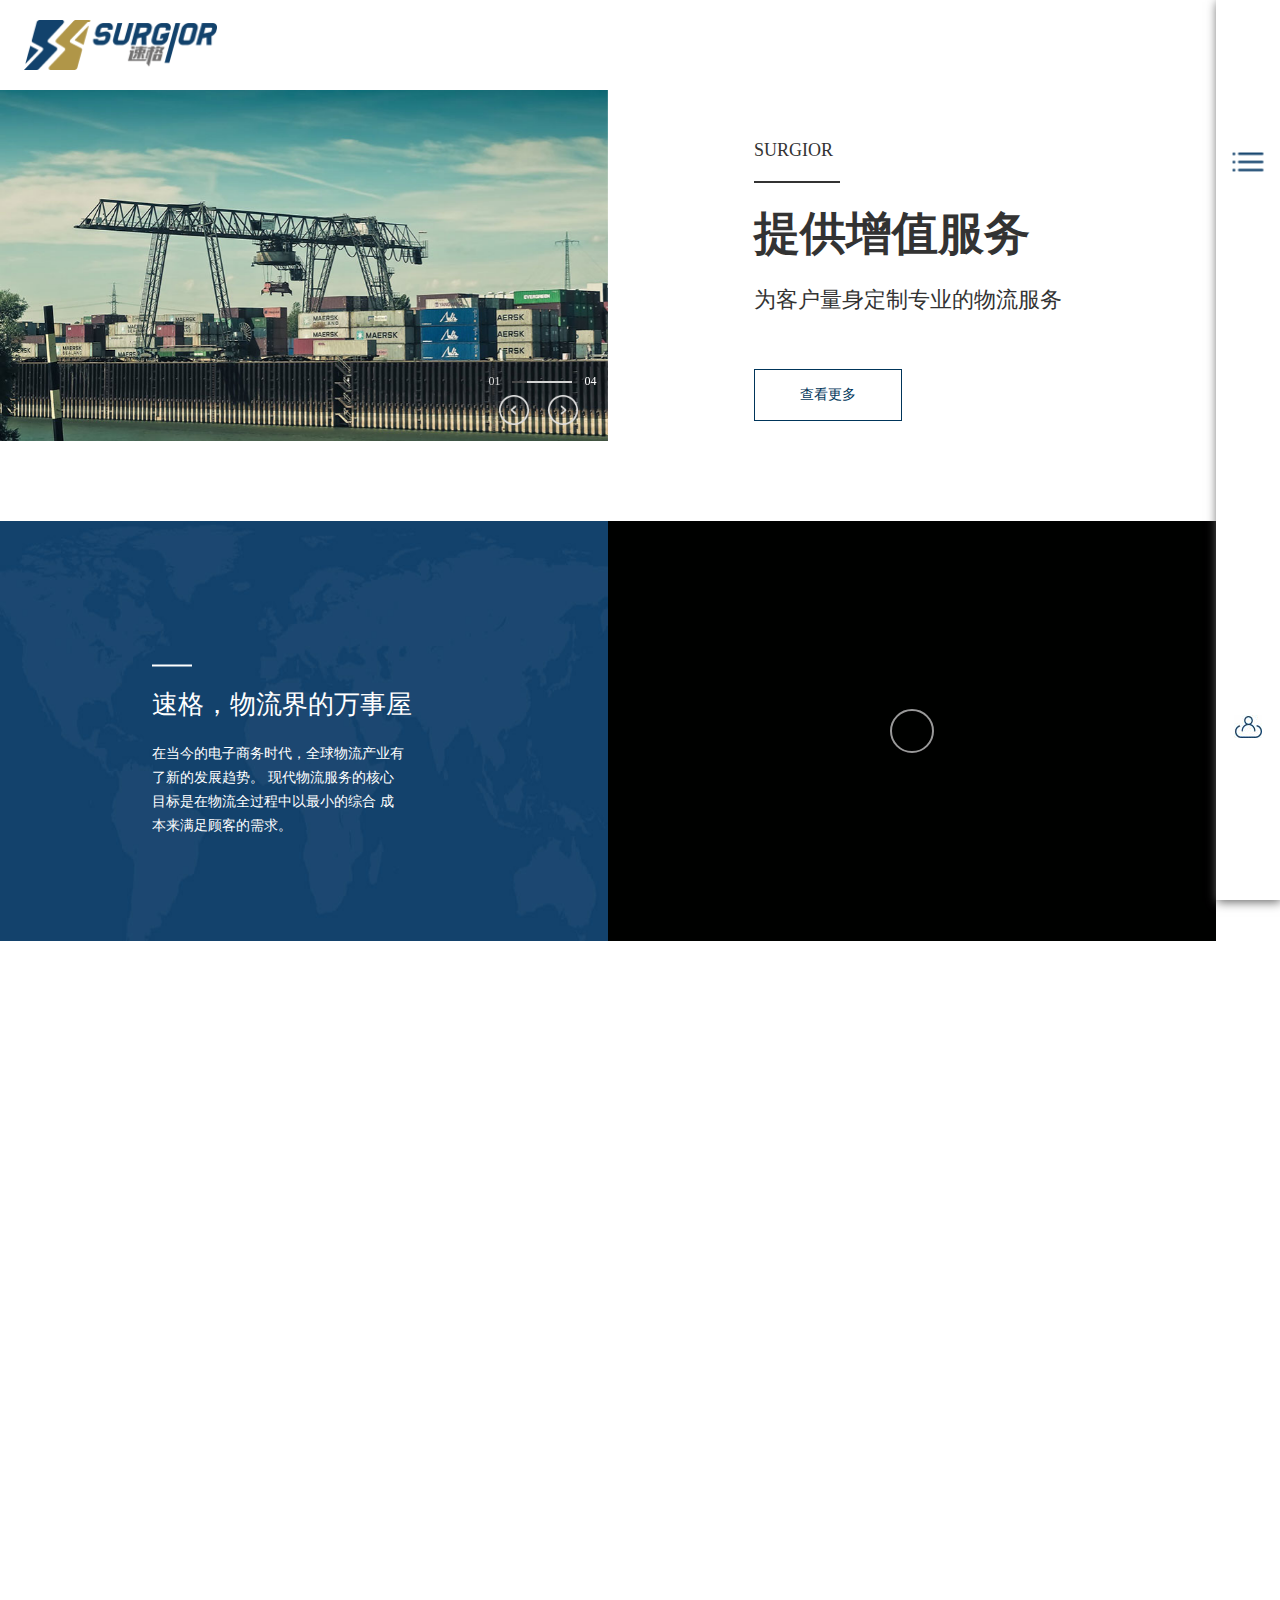
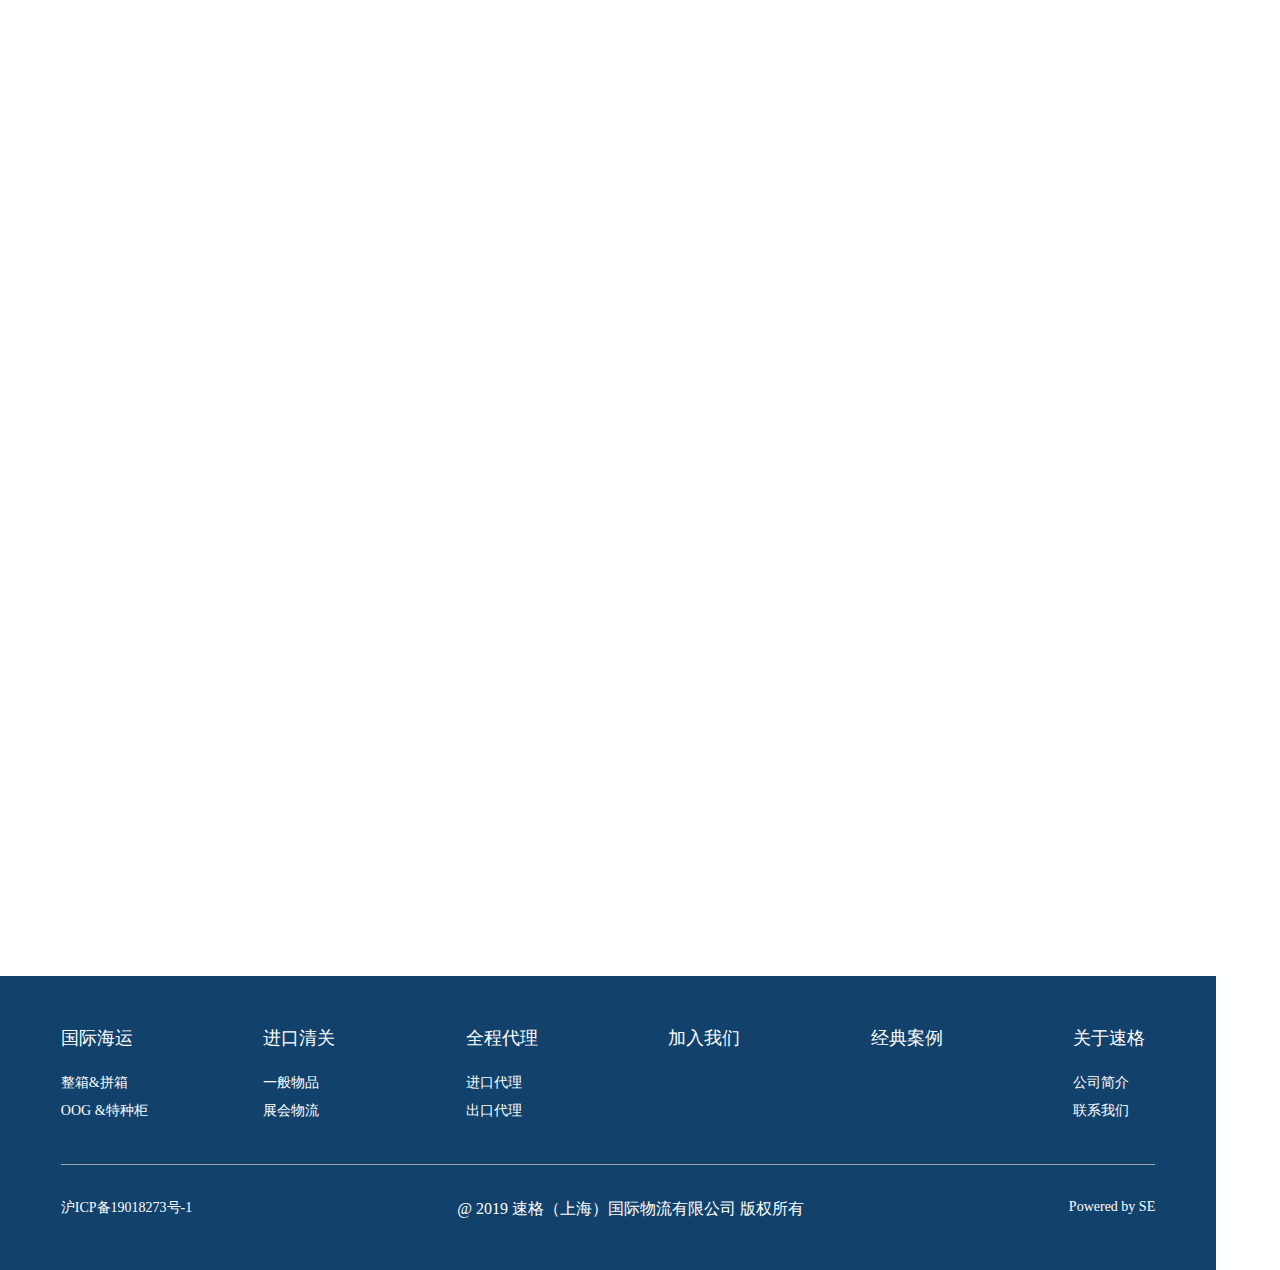
<file: index.html>
<!DOCTYPE html>
<html>

	<head>
		<meta charset="utf-8" />
		<meta name="author" content="ZJH" />
		<meta name="viewport" content="width=device-width, initial-scale=1.0, maximum-scale=1.0, user-scalable=0">
		<link rel="stylesheet" type="text/css" href="css/web.css" />
		<link rel="stylesheet" type="text/css" href="css/suge.css" />
		<link rel="stylesheet" type="text/css" href="css/font-awesome.min.css" />
		<link rel="stylesheet" type="text/css" href="css/swiper.min.css" />
		<link rel="stylesheet" type="text/css" href="css/navga.css" />
		<link rel="stylesheet" type="text/css" href="css/aos.css" />
		<script type="text/javascript" src="js/aos.js"></script>
		<script type="text/javascript" src="js/jquery-2.1.0.js"></script>
		<script type="text/javascript" src="js/navga.js"></script>
		<script type="text/javascript" src="js/swiper.min.js"></script>
		<title></title>

	</head>
	<!--[if lte IE 8]>
	<div class="web-ie2018">
   <dl>
      <h4>上海松一互联网设计官方热线：400 820 3965</h4> 
	  <h3>请升级浏览器版本</h3>
	  <h4>您正在使用旧版本浏览器。请升级浏览器以获得更好的体验。</h4>
	  <dd>
	    <a href="//www.google.com/chrome" target="_blank"><img src="/style/images/web-ie-icon1.jpg"><span>Chrome</span></a>
		<a href="//www.firefox.com/" target="_blank"><img src="/style/images/web-ie-icon2.jpg"><span>Firefox</span></a>
		<a href="//www.apple.com/safari/" target="_blank"><img src="/style/images/web-ie-icon3.jpg"><span>Safari</span></a>
		<a href="//www.microsoft.com/en-us/windows/microsoft-edge" target="_blank"><img src="/style/images/web-ie-icon4.jpg"><span>Edge</span></a>
	  </dd>
   </dl>
</div>

<![endif]-->

	<body class="clearfix drawer drawer--right">
		<div class="r-box">

			<div class="r-nav">
				<span class="cai"><img src="images/navs_03.png"/></span>
				<span class="tuichu1"><img src="images/tuichu_03.png"/></span>
			</div>

			<a class="user" href="###"><span><img src="images/index_10.jpg"/></span></a>
			<span class="tuichu2"><img src="images/tuichu_03.png"/></span>
		</div>

		<div class="l-box">
	
			<a href="index.html" class="top">
				<img src="images/icon_03.png" />
			</a>

			<!--nav导航页-->					
			<div class="nav clearfix">
				<div class="lef"></div>
				<div class="rig">
					<a class="in-logo" href="index.html"><img src="images/inlogo_03.png"/></a>
					<a class="in-sear" href="###"><img src="images/sear_03.png"/></a>
					<ul>
						<li>
							<a class="in-tit" href="###s">国际海运</a>
							
							<div class="in-txt">
								<a href="zhengxiang.html">整箱 & 拼箱</a>
								<a href="tezhong.html">OOG & 特种柜</a>
							</div>
						</li>
						<li>
							<a class="in-tit" href="###s">进口清关</a>
							
							<div class="in-txt">
								<a href="###">一般物品</a>
								<a href="###">展会物流</a>								
							</div>
						</li>
						<li>
							<a class="in-tit" href="###s">全程代理</a>
							
							<div class="in-txt">
								<a href="jinkou.html">进口代理</a>
								<a href="chukou.html">出口代理</a>
							</div>
						</li>
						<li>
							<a class="in-tit" href="jionus.html">加入我们</a>
						</li>
						<li>
							<a class="in-tit" href="allcase.html">经典案例</a>
						</li>
						<li>
							<a class="in-tit" href="###s">关于速格</a>
							
							<div class="in-txt">
								<a href="about.html">公司简介 </a>
								<a href="callus.html">联系我们</a>
							</div>
						</li>						
					</ul>
					
					<a class="in-login" href="###">Login <span><img src="images/logicon_03.png"/></span></a>
					<a class="in-other" href="###">您想用其他帐户登录，还是忘记了密码？</a>
				</div>
					
			</div>
					
			<!--nav登录页-->
			<div class="login">
				<a class="inlogo" href="###"><img src="images/inlogo_03.png" /></a>
				<form>
					<h4><span><img src="images/user-icon_03.png"/></span>用户登录</h4>
					<div class="username">
						<span>账号 : </span>
						<input type="text" value="" />
					</div>
					<div class="password">
						<span>密码 : </span>
						<input type="password" value="" />
					</div>
					<button>登录</button>
				</form>
				<a class="gw" href="###">www.surgior.com</a>
			</div>

			<script>
				$(".user").click(function(){
					$(".login").animate({left:0},300);
					$(this).hide().next(".tuichu2").show();
					$(".r-nav").hide();
				})
				
				$(".tuichu2").click(function(){
					$(".login").animate({left:'100%'},300);
					$(this).hide().prev(".user").show();
					$(".r-nav").show();
				})
				
				$(".cai").click(function(){
					$(".nav").animate({left:0},300);
					$(this).hide().next(".tuichu1").show();
					$(".user").hide();
				})
				$(".tuichu1").click(function(){
					$(".nav").animate({left:'100%'},300);
					$(this).hide().prev(".cai").show();
					$(".user").show();
				})
			</script>

			<!--top-->

			<div class="floor1 clearfix" aos="fade-left">
				<div class="f1-lef">
					<div class="swiper-container swiperx">
						<div class="swiper-wrapper">
							<div class="swiper-slide"><img src="images/ban2_02.jpg" /></div>
							<div class="swiper-slide"><img src="images/index_06.jpg" /></div>
							<div class="swiper-slide"><img src="images/ban2_02.jpg" /></div>
							<div class="swiper-slide"><img src="images/index_06.jpg" /></div>

						</div>

						<!-- Add Pagination -->

						<!-- 如果需要导航按钮 -->
						<div class="swiper-button-prev">
							<img src="images/sad3.png" />
						</div>
						<div class="swiper-button-next">
							<img src="images/sad_03.png" />
						</div>
						<div class="swiper-pagination"></div>
					</div>

				</div>
				<div class="f1-rig">
					<h5>SURGIOR</h5>
					<p class="line"></p>
					<h3>提供增值服务</h3>
					<h4>为客户量身定制专业的物流服务</h4>
					<a href="zengzhi.html">查看更多</a>
				</div>

				<script>
					var swiper = new Swiper('.swiperx', {
						loop: true,
						effect: 'fade',
						slidesPerView: 1,
						spaceBetween: 10,
						navigation: {
							nextEl: '.swiper-button-next',
							prevEl: '.swiper-button-prev',
						},

						on: {

							init: function() {
								numList = '<ul>';
								for(p = 1; p <= (this.slides.length); p++) {
									numList += '<li>' + 0 + p + '</li>';
								}
								numList += '</ul>';
								this.$el.find('.swiper-pagination').html(numList + '<i><font></font></i>0<span class="total">' + (this.slides.length - 2) + '</span>');
								//paginationRender会每次更新dom，无法产生动画效果,所以使用html()生成pagination
								this.emit('transitionStart');
							},
							transitionStart: function() {
								realIndex = this.realIndex;
								speed = this.params.speed;
								bullets = this.$el.find('.swiper-pagination li');
								lines = this.$el.find('.swiper-pagination i font');
								sldieLength = bullets.length;
								for(i = 0; i < sldieLength; i++) {
									if((i - realIndex) > Math.floor(sldieLength / 2)) {
										difference = i - sldieLength - realIndex;
									} else if((i - realIndex) < -Math.floor(sldieLength / 2)) {
										difference = i + sldieLength - realIndex;
									} else {
										difference = i - realIndex;
									}
									var th = this.realIndex + 1
									var leng = th * 15
									bullets.eq(i).transition(speed);
									lines.css('width', leng + "px")
									console.log(leng)
									bullets.eq(i).css({
										opacity: 0
									})
									bullets.eq(i).css('opacity', 1 - Math.abs(difference));
								}
							}
						}
					});
				</script>
			</div>

			<div class="floor2 clearfix" aos="fade-left">
				<div class="f2-lef">
					<img src="images/bj_06.jpg" />
					<div class="txt">
						<p class="line"></p>
						<h5>速格，物流界的万事屋</h5>
						<p>
							在当今的电子商务时代，全球物流产业有了新的发展趋势。 现代物流服务的核心目标是在物流全过程中以最小的综合 成本来满足顾客的需求。
						</p>
					</div>
				</div>
				<div class="f2-rig">
					<link rel="stylesheet" type="text/css" href="css/plyr.css" />
					<script type="text/javascript" src="js/plyr.js"></script>
					<div class="m">
						<video loop="loop" poster="">
							<!--播放器-->
							<source src="images/sp.mp4" type="video/mp4">
							<!--视频地址-->
						</video>
					</div>
					<script>
						/*****启动******/
						plyr.setup();
					</script>

				</div>
			</div>

			<div class="floor3" aos="fade-left">
				<h5>项目服务</h5>
				<p class="line"></p>
				<ul class="clearfix">
					<li class="no1">
						<a href="jinkou.html">
							<p class="iconbox"></p>
							<h5>进口代理</h5>
							<p class="li-line"></p>
							<p>
								代理进口, 包括：进口付汇；进口办证等相关服务。 进口代开信用证, 接受TT、D/P等其他结算方式。代 理、代办进料加工……
							</p>
						</a>
					</li>
					<li class="no2">
						<a href="chukou.html">
							<p class="iconbox"></p>
							<h5>出口代理</h5>
							<p class="li-line"></p>
							<p>
								代理出口，包括：出口收汇；出口办证等相关服务。 出口代收信用证，接受TT、L/P等其他结算方式。代 理客户办理出口核……
							</p>
						</a>
					</li>
					<li class="no3">
						<a href="###">
							<p class="iconbox"></p>
							<h5>证件办理</h5>
							<p class="li-line"></p>
							<p>
								进口配额、自动进口许可证、重要工业品登记证明 、机电产品进口登记证明、进出口商检证明、进口 食品检验检疫证明……
							</p>
						</a>
					</li>
					<li class="no4">
						<a href="###">
							<p class="iconbox"></p>
							<h5>文件下载</h5>
							<p class="li-line"></p>
							<p>
								各类产品进口、办理进口证明可许可证件、审 核制作进口单据代理进口、进口付汇等相关服 务代理……
							</p>
						</a>
					</li>
				</ul>
			</div>

			<div class="floor4 clearfix" aos="fade-left">
				<h5>新闻资讯</h5>
				<p class="line"></p>

				<a href="###" class="f4-lef">
					<img class="bg" src="images/bj2_02.jpg" />

					<p>NEWS <span><img src="images/rigicon_03.png"/></span></p>

				</a>

				<div class="f4-rig">
					<ul>
						<li>
							<a href="###">
								<span>2019.5.31</span> 中国西部现代物流港物流信息公共平台旨在为用户提效……
							</a>
						</li>
						<li>
							<a href="###">
								<span>2019.5.30</span> 物流资讯、最新资讯、国际海运、国际贸易、跨境电商……
							</a>
						</li>
						<li>
							<a href="###">
								<span>2019.5.30</span> 为了帮助大家更好的了解北京地区仓储市场情况，物流……
							</a>
						</li>
						<li>
							<a href="###">
								<span>2019.5.31</span> 近日,国家发展改革委、中国与物流采购联合会发布了有……
							</a>
						</li>
						<li>
							<a href="###">
								<span>2019.5.31</span> 中国西部现代物流港物流信息公共平台旨在为用户提效……
							</a>
						</li>
					</ul>

					<a class="more" href="###">查看更多</a>
				</div>

			</div>

			<div class="floor5" aos="fade-left">
				<h5>出口案例</h5>
				<p class="line"></p>

				<div class="f5-case">
					<div class="swiper-container swipery">
						<div class="swiper-wrapper">
							<div class="swiper-slide">
								<ul class="clearfix">
									<li>
										<a href="###"><img src="images/case_02.jpg" /></a>
										<p>板材出口代理</p>
									</li>
									<li>
										<a href="###"><img src="images/case_04.jpg" /></a>
										<p>大豆粉末出口代理</p>
									</li>
									<li>
										<a href="###"><img src="images/case_06.jpg" /></a>
										<p>搅拌机出口代理</p>
									</li>
									<li>
										<a href="###"><img src="images/case_08.jpg" /></a>
										<p>机械出口代理</p>
									</li>
								</ul>
							</div>
							<div class="swiper-slide">
								<ul class="clearfix">
									<li>
										<a href="###"><img src="images/case_02.jpg" /></a>
										<p>板材出口代理</p>
									</li>
									<li>
										<a href="###"><img src="images/case_04.jpg" /></a>
										<p>大豆粉末出口代理</p>
									</li>
									<li>
										<a href="###"><img src="images/case_06.jpg" /></a>
										<p>搅拌机出口代理</p>
									</li>
									<li>
										<a href="###"><img src="images/case_08.jpg" /></a>
										<p>机械出口代理</p>
									</li>
								</ul>
							</div>
						</div>

						<div class="swiper-button-next"><img src="images/totop_03.png" /></div>
						<div class="swiper-button-prev"><img src="images/todown_03.png" /></div>

					</div>
					<script>
						var swiper = new Swiper('.swipery', {
							direction: 'vertical',
							loopFillGroupWithBlank: false,
							navigation: {
								nextEl: '.swiper-button-next',
								prevEl: '.swiper-button-prev',
							},
						});
					</script>

				</div>

				<a class="more" href="allcase.html">查看更多</a>
			</div>

				<!--footer-->
			<div class="footer">
				<div class="ft-box clearfix">
					<ul class="clearfix">
						<li>

							<h5><a href="###">国际海运</a></h5>
							<a href="zhengxiang.html">整箱&拼箱</a>
							<a href="tezhong.html">OOG &特种柜</a>
						</li>
						<li>

							<h5><a href="###">进口清关</a></h5>
							<a href="###">一般物品</a>
							<a href="###">展会物流</a>
						</li>
						<li>

							<h5><a href="###">全程代理</a></h5>
							<a href="jinkou.html">进口代理</a>
							<a href="chukou.html">出口代理</a>

						</li>
						<li>
							<h5><a href="jionus.html">加入我们</a></h5>
						</li>
						<li>

							<h5><a href="allcase.html">经典案例</a></h5>
						</li>
						<li>
							<h5><a href="###">关于速格</a></h5>
							<a href="about.html">公司简介 </a>
							<a href="callus.html">联系我们</a>
						</li>
					</ul>

					<div class="ft-down">
						<a class="a-left" href="http://www.beian.miit.gov.cn">沪ICP备19018273号-1</a>
						<p class="copyright">@ 2019 速格（上海）国际物流有限公司 版权所有</p>
						<a class="a-rigt" href="http://www.songyi.net/">Powered by SE</a>
					</div>
				</div>
			</div>
		</div>
		<script>
			AOS.init({
				duration: 1000,
				easing: 'ease-out-expo',
				once: true,
				/**只运行一次**/
				disable: window.innerWidth < 1024 /**小于1024像素则不执行动画**/
			})
		</script>
	</body>

</html>
</file>
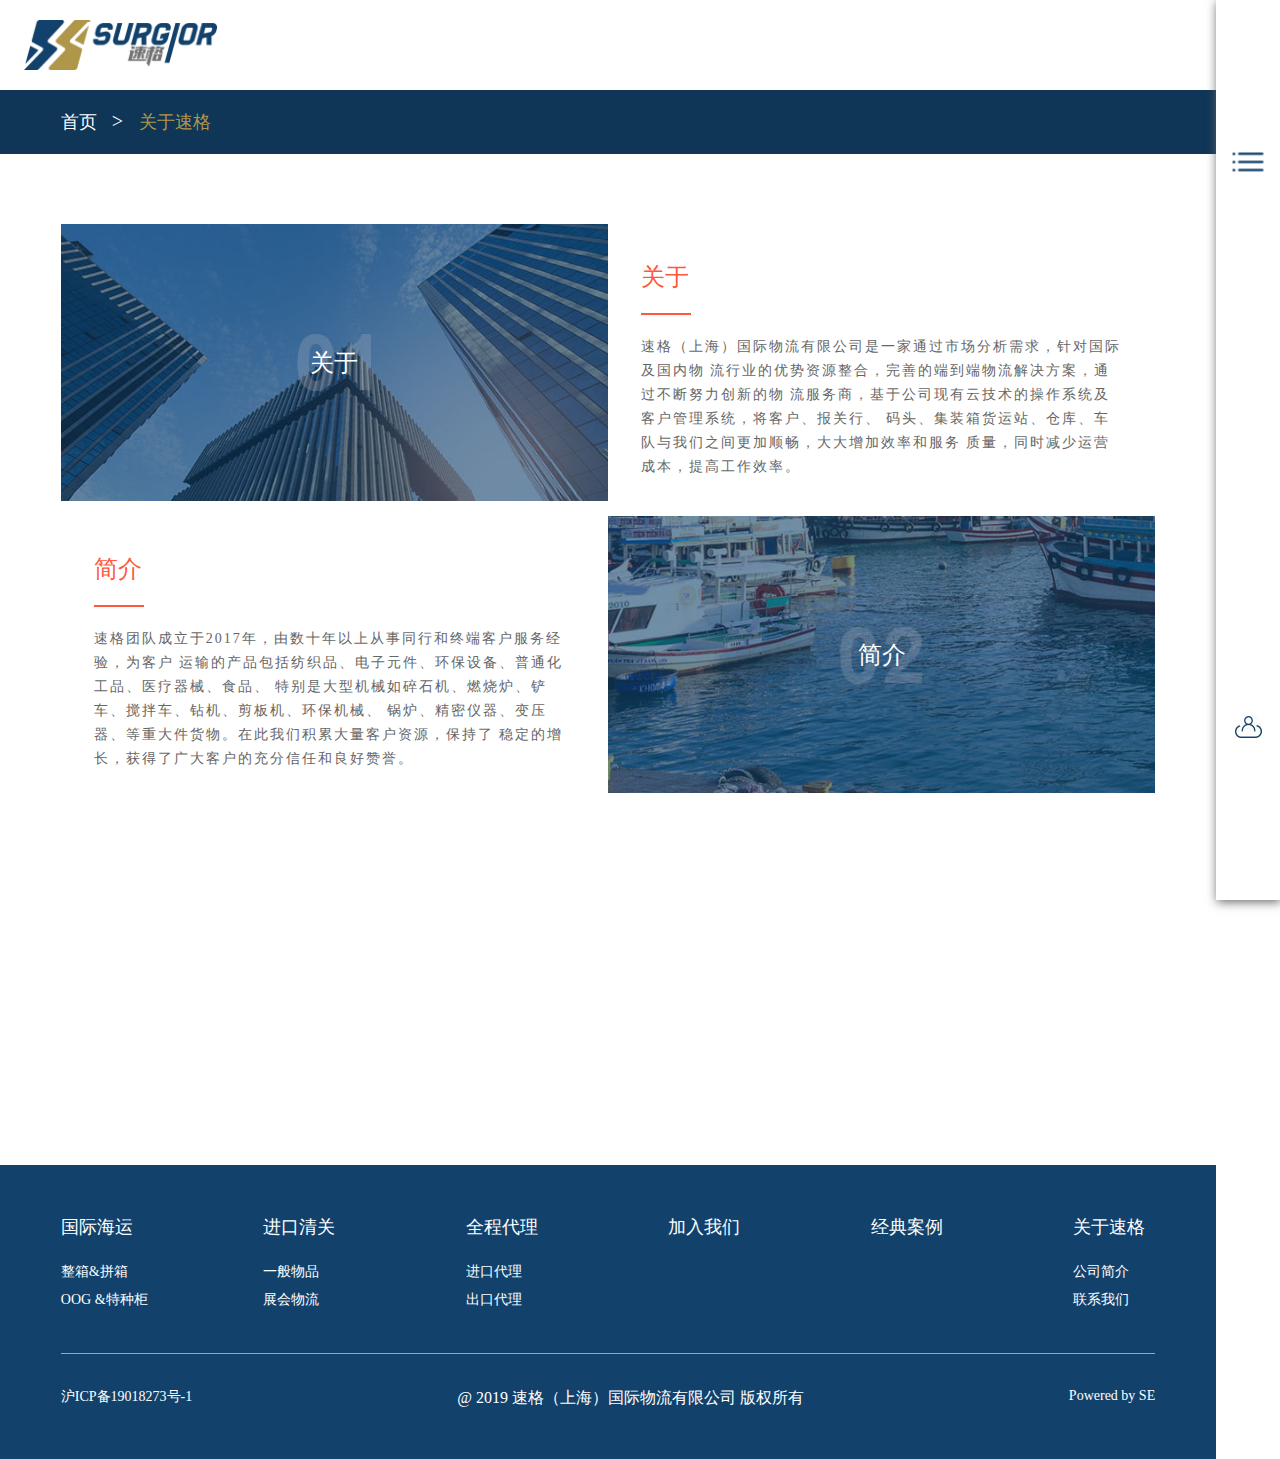
<file: about.html>
<!DOCTYPE html>
<html>

	<head>
		<meta charset="utf-8" />
		<meta name="author" content="ZJH" />
		<meta name="viewport" content="width=device-width, initial-scale=1.0, maximum-scale=1.0, user-scalable=0">
		<link rel="stylesheet" type="text/css" href="css/web.css" />
		<link rel="stylesheet" type="text/css" href="css/suge.css" />
		<link rel="stylesheet" type="text/css" href="css/font-awesome.min.css" />
		<link rel="stylesheet" type="text/css" href="css/swiper.min.css" />
		<link rel="stylesheet" type="text/css" href="css/navga.css" />
		<link rel="stylesheet" type="text/css" href="css/aos.css" />
		<script type="text/javascript" src="js/aos.js"></script>
		<script type="text/javascript" src="js/jquery-2.1.0.js"></script>
		<script type="text/javascript" src="js/navga.js"></script>
		<script type="text/javascript" src="js/swiper.min.js"></script>
		<title></title>

	</head>
	<!--[if lte IE 8]>
	<div class="web-ie2018">
   <dl>
      <h4>上海松一互联网设计官方热线：400 820 3965</h4> 
	  <h3>请升级浏览器版本</h3>
	  <h4>您正在使用旧版本浏览器。请升级浏览器以获得更好的体验。</h4>
	  <dd>
	    <a href="//www.google.com/chrome" target="_blank"><img src="/style/images/web-ie-icon1.jpg"><span>Chrome</span></a>
		<a href="//www.firefox.com/" target="_blank"><img src="/style/images/web-ie-icon2.jpg"><span>Firefox</span></a>
		<a href="//www.apple.com/safari/" target="_blank"><img src="/style/images/web-ie-icon3.jpg"><span>Safari</span></a>
		<a href="//www.microsoft.com/en-us/windows/microsoft-edge" target="_blank"><img src="/style/images/web-ie-icon4.jpg"><span>Edge</span></a>
	  </dd>
   </dl>
</div>

<![endif]-->

	<body class="clearfix drawer drawer--right">
		<div class="r-box">

			<div class="r-nav">
				<span class="cai"><img src="images/navs_03.png"/></span>
				<span class="tuichu1"><img src="images/tuichu_03.png"/></span>
			</div>

			<a class="user" href="###"><span><img src="images/index_10.jpg"/></span></a>
			<span class="tuichu2"><img src="images/tuichu_03.png"/></span>
		</div>

		<div class="l-box">
	
			<a href="index.html" class="top">
				<img src="images/icon_03.png" />
			</a>

			<!--nav导航页-->					
			<div class="nav clearfix">
				<div class="lef"></div>
				<div class="rig">
					<a class="in-logo" href="index.html"><img src="images/inlogo_03.png"/></a>
					<a class="in-sear" href="###"><img src="images/sear_03.png"/></a>
					<ul>
						<li>
							<a class="in-tit" href="###s">国际海运</a>
							
							<div class="in-txt">
								<a href="zhengxiang.html">整箱 & 拼箱</a>
								<a href="tezhong.html">OOG & 特种柜</a>
							</div>
						</li>
						<li>
							<a class="in-tit" href="###s">进口清关</a>
							
							<div class="in-txt">
								<a href="###">一般物品</a>
								<a href="###">展会物流</a>
								
							</div>
						</li>
						<li>
							<a class="in-tit" href="###s">全程代理</a>
							
							<div class="in-txt">
								<a href="jinkou.html">进口代理</a>
								<a href="chukou.html">出口代理</a>
							</div>
						</li>
						<li>
							<a class="in-tit" href="jionus.html">加入我们</a>
						</li>
						<li>
							<a class="in-tit" href="allcase.html">经典案例</a>
						</li>
						<li>
							<a class="in-tit" href="###s">关于速格</a>
							
							<div class="in-txt">
								<a href="about.html">公司简介 </a>
								<a href="callus.html">联系我们</a>
							</div>
						</li>						
					</ul>
					
					<a class="in-login" href="###">Login <span><img src="images/logicon_03.png"/></span></a>
					<a class="in-other" href="###">您想用其他帐户登录，还是忘记了密码？</a>
				</div>
					
			</div>
					
			<!--nav登录页-->
			<div class="login">
				<a class="inlogo" href="###"><img src="images/inlogo_03.png" /></a>
				<form>
					<h4><span><img src="images/user-icon_03.png"/></span>用户登录</h4>
					<div class="username">
						<span>账号 : </span>
						<input type="text" value="" />
					</div>
					<div class="password">
						<span>密码 : </span>
						<input type="password" value="" />
					</div>
					<button>登录</button>
				</form>
				<a class="gw" href="###">www.surgior.com</a>
			</div>

			<script>
				$(".user").click(function(){
					$(".login").animate({left:0},300);
					$(this).hide().next(".tuichu2").show();
					$(".r-nav").hide();
				})
				
				$(".tuichu2").click(function(){
					$(".login").animate({left:'100%'},300);
					$(this).hide().prev(".user").show();
					$(".r-nav").show();
				})
				
				$(".cai").click(function(){
					$(".nav").animate({left:0},300);
					$(this).hide().next(".tuichu1").show();
					$(".user").hide();
				})
				$(".tuichu1").click(function(){
					$(".nav").animate({left:'100%'},300);
					$(this).hide().prev(".cai").show();
					$(".user").show();
				})
			</script>

			<!--top-->

			<div class="bread">
				<div class="b-box">
					<h5>
					<a href="index.html">首页</a>
					<span> > </span>
					<a class="red" href="###">关于速格</a>					
				</h5>
				</div>
			</div>
			

			<div class="ab-cont show">
				<ul>
					<li aos="fade-up" class="no1">
						<a href="###" class="clearfix">
							<div class="lef">
								<img src="images/ab_06.jpg" />
								<p>关于</p>
							</div>

							<div class="rig">
								<h4>关于</h4>
								<p class="line"></p>
								<p>速格（上海）国际物流有限公司是一家通过市场分析需求，针对国际及国内物 流行业的优势资源整合，完善的端到端物流解决方案，通过不断努力创新的物 流服务商，基于公司现有云技术的操作系统及客户管理系统，将客户、报关行、 码头、集装箱货运站、仓库、车队与我们之间更加顺畅，大大增加效率和服务 质量，同时减少运营成本，提高工作效率。
								</p>
							</div>
						</a>
					</li>
					<li aos="fade-up" class="no2">
						<a href="###" class="clearfix">
							<div class="lef">
								<img src="images/ab_09.jpg" />
								<p>简介</p>
							</div>

							<div class="rig">
								<h4>简介</h4>
								<p class="line"></p>
								<p>速格团队成立于2017年，由数十年以上从事同行和终端客户服务经验，为客户 运输的产品包括纺织品、电子元件、环保设备、普通化工品、医疗器械、食品、 特别是大型机械如碎石机、燃烧炉、铲车、搅拌车、钻机、剪板机、环保机械、 锅炉、精密仪器、变压器、等重大件货物。在此我们积累大量客户资源，保持了 稳定的增长，获得了广大客户的充分信任和良好赞誉。
								</p>
							</div>
						</a>
					</li>
					<li aos="fade-up" class="no3">
						<a href="###" class="clearfix">
							<div class="lef">
								<img src="images/ab_11.jpg" />
								<p>团队</p>
							</div>

							<div class="rig">
								<h4>团队</h4>
								<p class="line"></p>
								<p>员工是我们企业的核心。集体的经验、共同的价值观和个人的专业技能， 所有这些汇聚在一起，才使我们得以提供超越预期的行业解决方案。
								</p>
							</div>
						</a>
					</li>
				</ul>
			</div>
			

				<!--footer-->
			<div class="footer">
				<div class="ft-box clearfix">
					<ul class="clearfix">
						<li>

							<h5><a href="###">国际海运</a></h5>
							<a href="zhengxiang.html">整箱&拼箱</a>
							<a href="tezhong.html">OOG &特种柜</a>
						</li>
						<li>

							<h5><a href="###">进口清关</a></h5>
							<a href="###">一般物品</a>
							<a href="###">展会物流</a>
						</li>
						<li>

							<h5><a href="###">全程代理</a></h5>
							<a href="jinkou.html">进口代理</a>
							<a href="chukou.html">出口代理</a>

						</li>
						<li>
							<h5><a href="jionus.html">加入我们</a></h5>
						</li>
						<li>

							<h5><a href="allcase.html">经典案例</a></h5>
						</li>
						<li>
							<h5><a href="###">关于速格</a></h5>
							<a href="about.html">公司简介 </a>
							<a href="callus.html">联系我们</a>
						</li>
					</ul>

					<div class="ft-down">
						<a class="a-left" href="http://www.beian.miit.gov.cn">沪ICP备19018273号-1</a>
						<p class="copyright">@ 2019 速格（上海）国际物流有限公司 版权所有</p>
						<a class="a-rigt" href="http://www.songyi.net/">Powered by SE</a>
					</div>
				</div>
			</div>
		</div>
		<script>
			AOS.init({
				duration: 1000,
				easing: 'ease-out-expo',
				once: true,
				/**只运行一次**/
				disable: window.innerWidth < 1024 /**小于1024像素则不执行动画**/
			})
		</script>
	</body>

</html>
</file>
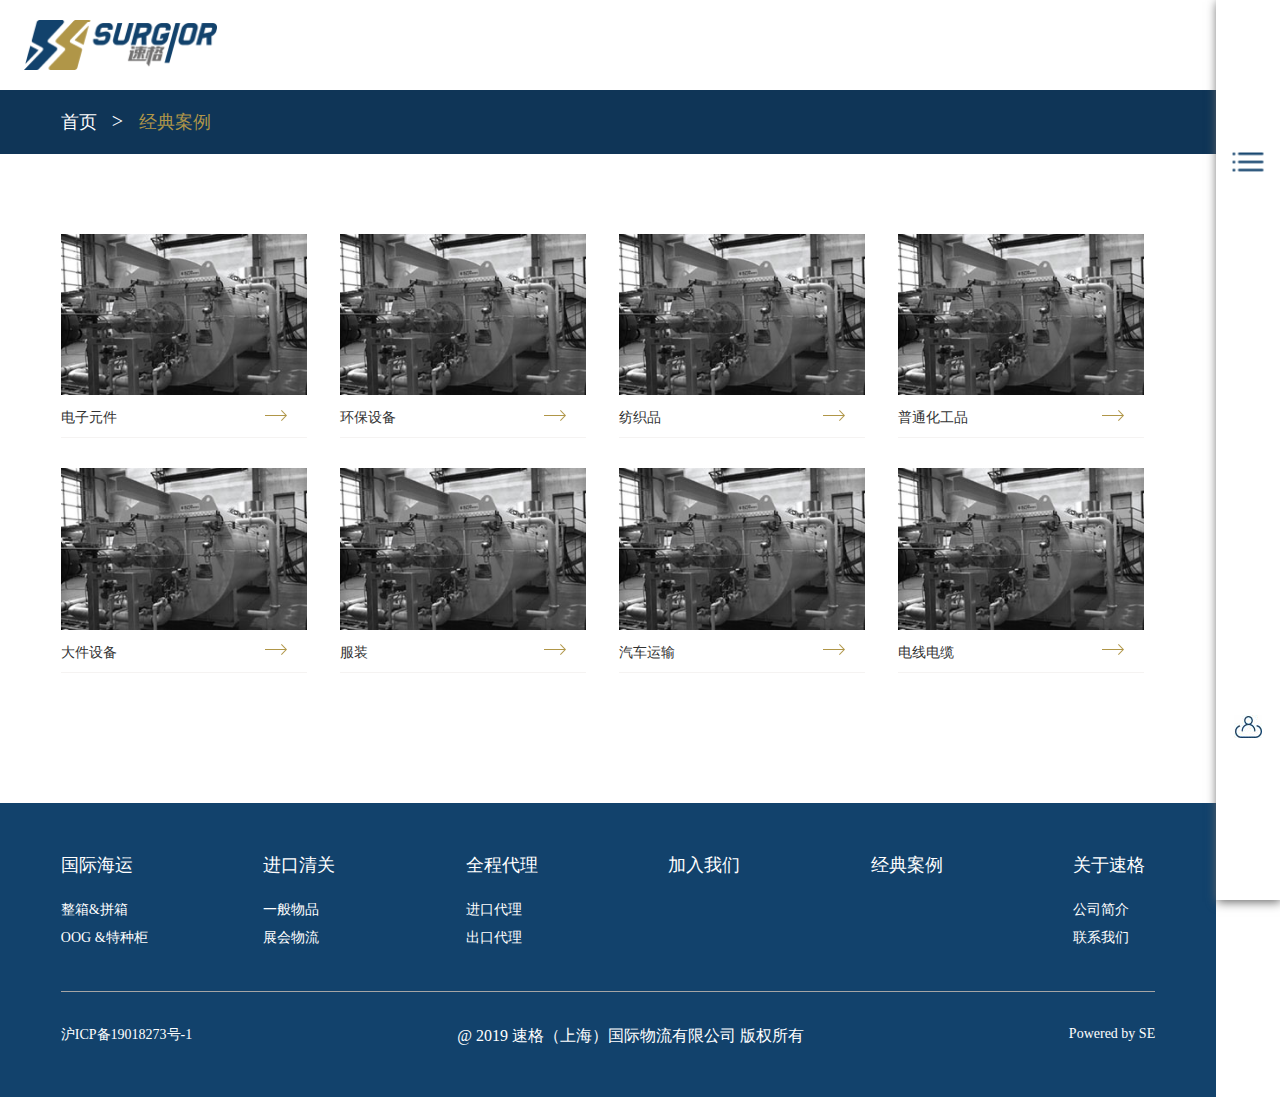
<file: allcase.html>
<!DOCTYPE html>
<html>

	<head>
		<meta charset="utf-8" />
		<meta name="author" content="ZJH" />
		<meta name="viewport" content="width=device-width, initial-scale=1.0, maximum-scale=1.0, user-scalable=0">
		<link rel="stylesheet" type="text/css" href="css/web.css" />
		<link rel="stylesheet" type="text/css" href="css/suge.css" />
		<link rel="stylesheet" type="text/css" href="css/font-awesome.min.css" />
		<link rel="stylesheet" type="text/css" href="css/swiper.min.css" />
		<link rel="stylesheet" type="text/css" href="css/navga.css" />
		<link rel="stylesheet" type="text/css" href="css/aos.css" />
		<script type="text/javascript" src="js/aos.js"></script>
		<script type="text/javascript" src="js/jquery-2.1.0.js"></script>
		<script type="text/javascript" src="js/navga.js"></script>
		<script type="text/javascript" src="js/swiper.min.js"></script>
		<title></title>

	</head>
	<!--[if lte IE 8]>
	<div class="web-ie2018">
   <dl>
      <h4>上海松一互联网设计官方热线：400 820 3965</h4> 
	  <h3>请升级浏览器版本</h3>
	  <h4>您正在使用旧版本浏览器。请升级浏览器以获得更好的体验。</h4>
	  <dd>
	    <a href="//www.google.com/chrome" target="_blank"><img src="/style/images/web-ie-icon1.jpg"><span>Chrome</span></a>
		<a href="//www.firefox.com/" target="_blank"><img src="/style/images/web-ie-icon2.jpg"><span>Firefox</span></a>
		<a href="//www.apple.com/safari/" target="_blank"><img src="/style/images/web-ie-icon3.jpg"><span>Safari</span></a>
		<a href="//www.microsoft.com/en-us/windows/microsoft-edge" target="_blank"><img src="/style/images/web-ie-icon4.jpg"><span>Edge</span></a>
	  </dd>
   </dl>
</div>

<![endif]-->

	<body class="clearfix drawer drawer--right">
		<div class="r-box">

			<div class="r-nav">
				<span class="cai"><img src="images/navs_03.png"/></span>
				<span class="tuichu1"><img src="images/tuichu_03.png"/></span>
			</div>

			<a class="user" href="###"><span><img src="images/index_10.jpg"/></span></a>
			<span class="tuichu2"><img src="images/tuichu_03.png"/></span>
		</div>

		<div class="l-box">
	
			<a href="index.html" class="top">
				<img src="images/icon_03.png" />
			</a>

			<!--nav导航页-->					
			<div class="nav clearfix">
				<div class="lef"></div>
				<div class="rig">
					<a class="in-logo" href="index.html"><img src="images/inlogo_03.png"/></a>
					<a class="in-sear" href="###"><img src="images/sear_03.png"/></a>
					<ul>
						<li>
							<a class="in-tit" href="###s">国际海运</a>
							
							<div class="in-txt">
								<a href="zhengxiang.html">整箱 & 拼箱</a>
								<a href="tezhong.html">OOG & 特种柜</a>
							</div>
						</li>
						<li>
							<a class="in-tit" href="###s">进口清关</a>
							
							<div class="in-txt">
								<a href="###">一般物品</a>
								<a href="###">展会物流</a>
							</div>
						</li>
						<li>
							<a class="in-tit" href="###s">全程代理</a>
							
							<div class="in-txt">
								<a href="jinkou.html">进口代理</a>
								<a href="chukou.html">出口代理</a>
							</div>
						</li>
						<li>
							<a class="in-tit" href="jionus.html">加入我们</a>
						</li>
						<li>
							<a class="in-tit" href="allcase.html">经典案例</a>
						</li>
						<li>
							<a class="in-tit" href="###s">关于速格</a>
							
							<div class="in-txt">
								<a href="about.html">公司简介 </a>
								<a href="callus.html">联系我们</a>
							</div>
						</li>						
					</ul>
					
					<a class="in-login" href="###">Login <span><img src="images/logicon_03.png"/></span></a>
					<a class="in-other" href="###">您想用其他帐户登录，还是忘记了密码？</a>
				</div>
					
			</div>
					
			<!--nav登录页-->
			<div class="login">
				<a class="inlogo" href="###"><img src="images/inlogo_03.png" /></a>
				<form>
					<h4><span><img src="images/user-icon_03.png"/></span>用户登录</h4>
					<div class="username">
						<span>账号 : </span>
						<input type="text" value="" />
					</div>
					<div class="password">
						<span>密码 : </span>
						<input type="password" value="" />
					</div>
					<button>登录</button>
				</form>
				<a class="gw" href="###">www.surgior.com</a>
			</div>

			<script>
				$(".user").click(function(){
					$(".login").animate({left:0},300);
					$(this).hide().next(".tuichu2").show();
					$(".r-nav").hide();
				})
				
				$(".tuichu2").click(function(){
					$(".login").animate({left:'100%'},300);
					$(this).hide().prev(".user").show();
					$(".r-nav").show();
				})
				
				$(".cai").click(function(){
					$(".nav").animate({left:0},300);
					$(this).hide().next(".tuichu1").show();
					$(".user").hide();
				})
				$(".tuichu1").click(function(){
					$(".nav").animate({left:'100%'},300);
					$(this).hide().prev(".cai").show();
					$(".user").show();
				})
			</script>

			<!--top-->
			<div class="bread">
				<div class="b-box">
					<h5>
					<a href="index.html">首页</a>
					<span> > </span>
					<a class="red" href="###">经典案例</a>					
				</h5>
				</div>
			</div>

			<div class="ac-cont">
				<ul class="clearfix" aos="fade-up">
					<li>
						<a href="yuanjian.html">
							<div class="pic"><img src="images/case-_06.jpg" /></div>
							<h5 class="clearfix"><p>电子元件</p><span class="icon-r"></span></h5>
						</a>
					</li>
					<li>
						<a href="###">
							<div class="pic"><img src="images/case-_06.jpg" /></div>
							<h5 class="clearfix"><p>环保设备</p><span class="icon-r"></span></h5>
						</a>
					</li>
					<li>
						<a href="###">
							<div class="pic"><img src="images/case-_06.jpg" /></div>
							<h5 class="clearfix"><p>纺织品</p><span class="icon-r"></span></h5>
						</a>
					</li>
					<li>
						<a href="###">
							<div class="pic"><img src="images/case-_06.jpg" /></div>
							<h5 class="clearfix"><p>普通化工品</p><span class="icon-r"></span></h5>
						</a>
					</li>
					<li>
						<a href="###">
							<div class="pic"><img src="images/case-_06.jpg" /></div>
							<h5 class="clearfix"><p>大件设备</p><span class="icon-r"></span></h5>
						</a>
					</li>
					<li>
						<a href="###">
							<div class="pic"><img src="images/case-_06.jpg" /></div>
							<h5 class="clearfix"><p>服装</p><span class="icon-r"></span></h5>
						</a>
					</li>
					<li>
						<a href="###">
							<div class="pic"><img src="images/case-_06.jpg" /></div>
							<h5 class="clearfix"><p>汽车运输</p><span class="icon-r"></span></h5>
						</a>
					</li>
					<li>
						<a href="###">
							<div class="pic"><img src="images/case-_06.jpg" /></div>
							<h5 class="clearfix"><p>电线电缆</p><span class="icon-r"></span></h5>
						</a>
					</li>
				</ul>

			</div>

			<!--footer-->
			<div class="footer">
				<div class="ft-box clearfix">
					<ul class="clearfix">
						<li>

							<h5><a href="###">国际海运</a></h5>
							<a href="zhengxiang.html">整箱&拼箱</a>
							<a href="tezhong.html">OOG &特种柜</a>
						</li>
						<li>

							<h5><a href="###">进口清关</a></h5>
							<a href="###">一般物品</a>
							<a href="###">展会物流</a>
						</li>
						<li>

							<h5><a href="###">全程代理</a></h5>
							<a href="jinkou.html">进口代理</a>
							<a href="chukou.html">出口代理</a>

						</li>
						<li>
							<h5><a href="jionus.html">加入我们</a></h5>
						</li>
						<li>

							<h5><a href="allcase.html">经典案例</a></h5>
						</li>
						<li>
							<h5><a href="###">关于速格</a></h5>
							<a href="about.html">公司简介 </a>
							<a href="callus.html">联系我们</a>
						</li>
					</ul>

					<div class="ft-down">
						<a class="a-left" href="http://www.beian.miit.gov.cn">沪ICP备19018273号-1</a>
						<p class="copyright">@ 2019 速格（上海）国际物流有限公司 版权所有</p>
						<a class="a-rigt" href="http://www.songyi.net/">Powered by SE</a>
					</div>
				</div>
			</div>
		</div>
		<script>
			AOS.init({
				duration: 1000,
				easing: 'ease-out-expo',
				once: true,
				/**只运行一次**/
				disable: window.innerWidth < 1024 /**小于1024像素则不执行动画**/
			})
		</script>
	</body>

</html>
</file>
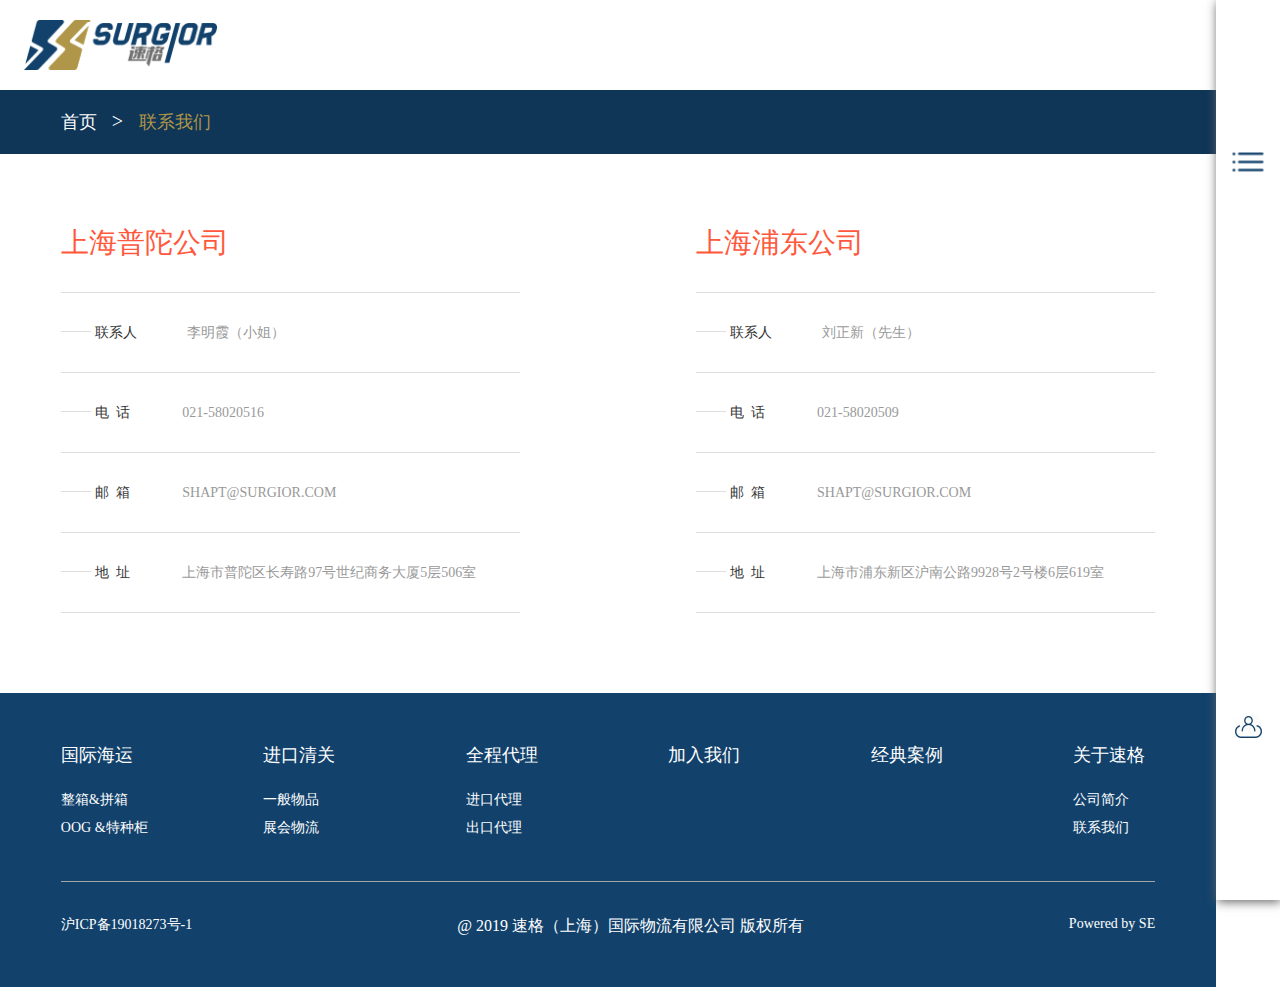
<file: callus.html>
<!DOCTYPE html>
<html>

	<head>
		<meta charset="utf-8" />
		<meta name="author" content="ZJH" />
		<meta name="viewport" content="width=device-width, initial-scale=1.0, maximum-scale=1.0, user-scalable=0">
		<link rel="stylesheet" type="text/css" href="css/web.css" />
		<link rel="stylesheet" type="text/css" href="css/suge.css" />
		<link rel="stylesheet" type="text/css" href="css/font-awesome.min.css" />
		<link rel="stylesheet" type="text/css" href="css/swiper.min.css" />
		<link rel="stylesheet" type="text/css" href="css/navga.css" />
		<link rel="stylesheet" type="text/css" href="css/aos.css" />
		<script type="text/javascript" src="js/aos.js"></script>
		<script type="text/javascript" src="js/jquery-2.1.0.js"></script>
		<script type="text/javascript" src="js/navga.js"></script>
		<script type="text/javascript" src="js/swiper.min.js"></script>
		<title></title>

	</head>
	<!--[if lte IE 8]>
	<div class="web-ie2018">
   <dl>
      <h4>上海松一互联网设计官方热线：400 820 3965</h4> 
	  <h3>请升级浏览器版本</h3>
	  <h4>您正在使用旧版本浏览器。请升级浏览器以获得更好的体验。</h4>
	  <dd>
	    <a href="//www.google.com/chrome" target="_blank"><img src="/style/images/web-ie-icon1.jpg"><span>Chrome</span></a>
		<a href="//www.firefox.com/" target="_blank"><img src="/style/images/web-ie-icon2.jpg"><span>Firefox</span></a>
		<a href="//www.apple.com/safari/" target="_blank"><img src="/style/images/web-ie-icon3.jpg"><span>Safari</span></a>
		<a href="//www.microsoft.com/en-us/windows/microsoft-edge" target="_blank"><img src="/style/images/web-ie-icon4.jpg"><span>Edge</span></a>
	  </dd>
   </dl>
</div>

<![endif]-->

	<body class="clearfix drawer drawer--right">
		<div class="r-box">

			<div class="r-nav">
				<span class="cai"><img src="images/navs_03.png"/></span>
				<span class="tuichu1"><img src="images/tuichu_03.png"/></span>
			</div>

			<a class="user" href="###"><span><img src="images/index_10.jpg"/></span></a>
			<span class="tuichu2"><img src="images/tuichu_03.png"/></span>
		</div>

		<div class="l-box">
	
			<a href="index.html" class="top">
				<img src="images/icon_03.png" />
			</a>

			<!--nav导航页-->					
			<div class="nav clearfix">
				<div class="lef"></div>
				<div class="rig">
					<a class="in-logo" href="index.html"><img src="images/inlogo_03.png"/></a>
					<a class="in-sear" href="###"><img src="images/sear_03.png"/></a>
					<ul>
						<li>
							<a class="in-tit" href="###s">国际海运</a>
							
							<div class="in-txt">
								<a href="zhengxiang.html">整箱 & 拼箱</a>
								<a href="tezhong.html">OOG & 特种柜</a>
							</div>
						</li>
						<li>
							<a class="in-tit" href="###s">进口清关</a>
							
							<div class="in-txt">
							<a href="###">展会物流</a>
								<a href="###">一般物品</a>
								<a href="###">展会物流</a>
							</div>
						</li>
						<li>
							<a class="in-tit" href="###s">全程代理</a>
							
							<div class="in-txt">
								<a href="jinkou.html">进口代理</a>
								<a href="chukou.html">出口代理</a>
							</div>
						</li>
						<li>
							<a class="in-tit" href="jionus.html">加入我们</a>
						</li>
						<li>
							<a class="in-tit" href="allcase.html">经典案例</a>
						</li>
						<li>
							<a class="in-tit" href="###s">关于速格</a>
							
							<div class="in-txt">
								<a href="about.html">公司简介 </a>
								<a href="callus.html">联系我们</a>
							</div>
						</li>						
					</ul>
					
					<a class="in-login" href="###">Login <span><img src="images/logicon_03.png"/></span></a>
					<a class="in-other" href="###">您想用其他帐户登录，还是忘记了密码？</a>
				</div>
					
			</div>
					
			<!--nav登录页-->
			<div class="login">
				<a class="inlogo" href="###"><img src="images/inlogo_03.png" /></a>
				<form>
					<h4><span><img src="images/user-icon_03.png"/></span>用户登录</h4>
					<div class="username">
						<span>账号 : </span>
						<input type="text" value="" />
					</div>
					<div class="password">
						<span>密码 : </span>
						<input type="password" value="" />
					</div>
					<button>登录</button>
				</form>
				<a class="gw" href="###">www.surgior.com</a>
			</div>

			<script>
				$(".user").click(function(){
					$(".login").animate({left:0},300);
					$(this).hide().next(".tuichu2").show();
					$(".r-nav").hide();
				})
				
				$(".tuichu2").click(function(){
					$(".login").animate({left:'100%'},300);
					$(this).hide().prev(".user").show();
					$(".r-nav").show();
				})
				
				$(".cai").click(function(){
					$(".nav").animate({left:0},300);
					$(this).hide().next(".tuichu1").show();
					$(".user").hide();
				})
				$(".tuichu1").click(function(){
					$(".nav").animate({left:'100%'},300);
					$(this).hide().prev(".cai").show();
					$(".user").show();
				})
			</script>

			<!--top-->

			<div class="bread">
				<div class="b-box">
					<h5>
					<a href="index.html">首页</a>
					<span> > </span>
					<a class="red" href="###">联系我们</a>					
				</h5>
				</div>
			</div>

			<div class="ab-cont">
				<div class="cont-box clearfix">
					<div class="lef">
						<h3>上海普陀公司</h3>
						<p>
							<span class="line"></span>
							<span class="ltit no1">联系人</span>
							<span class="msg">李明霞（小姐）</span>
						</p>
						<p>
							<span class="line"></span>
							<span class="ltit">电 话</span>
							<span class="msg">021-58020516</span>
						</p>
						<p>
							<span class="line"></span>
							<span class="ltit">邮 箱</span>
							<span class="msg">SHAPT@SURGIOR.COM</span>
						</p>
						<p>
							<span class="line"></span>
							<span class="ltit">地 址</span>
							<span class="msg">上海市普陀区长寿路97号世纪商务大厦5层506室</span>
						</p>
					</div>
					<div class="rig">
						<h3>上海浦东公司</h3>
						<p>
							<span class="line"></span>
							<span class="ltit no1">联系人</span>
							<span class="msg">刘正新（先生）</span>
						</p>
						<p>
							<span class="line"></span>
							<span class="ltit">电 话</span>
							<span class="msg">021-58020509</span>
						</p>
						<p>
							<span class="line"></span>
							<span class="ltit">邮 箱</span>
							<span class="msg">SHAPT@SURGIOR.COM</span>
						</p>
						<p>
							<span class="line"></span>
							<span class="ltit">地 址</span>
							<span class="msg">上海市浦东新区沪南公路9928号2号楼6层619室</span>
						</p>
					</div>
				</div>
			</div>

			<!--footer-->
			<div class="footer">
				<div class="ft-box clearfix">
					<ul class="clearfix">
						<li>

							<h5><a href="###">国际海运</a></h5>
							<a href="zhengxiang.html">整箱&拼箱</a>
							<a href="tezhong.html">OOG &特种柜</a>
						</li>
						<li>

							<h5><a href="###">进口清关</a></h5>
							<a href="###">一般物品</a>
							<a href="###">展会物流</a>
						</li>
						<li>

							<h5><a href="###">全程代理</a></h5>
							<a href="jinkou.html">进口代理</a>
							<a href="chukou.html">出口代理</a>

						</li>
						<li>
							<h5><a href="jionus.html">加入我们</a></h5>
						</li>
						<li>

							<h5><a href="allcase.html">经典案例</a></h5>
						</li>
						<li>
							<h5><a href="###">关于速格</a></h5>
							<a href="about.html">公司简介 </a>
							<a href="callus.html">联系我们</a>
						</li>
					</ul>

					<div class="ft-down">
						<a class="a-left" href="http://www.beian.miit.gov.cn">沪ICP备19018273号-1</a>
						<p class="copyright">@ 2019 速格（上海）国际物流有限公司 版权所有</p>
						<a class="a-rigt" href="http://www.songyi.net/">Powered by SE</a>
					</div>
				</div>
			</div>
		</div>
		<script>
			AOS.init({
				duration: 1000,
				easing: 'ease-out-expo',
				once: true,
				/**只运行一次**/
				disable: window.innerWidth < 1024 /**小于1024像素则不执行动画**/
			})
		</script>
	</body>

</html>
</file>
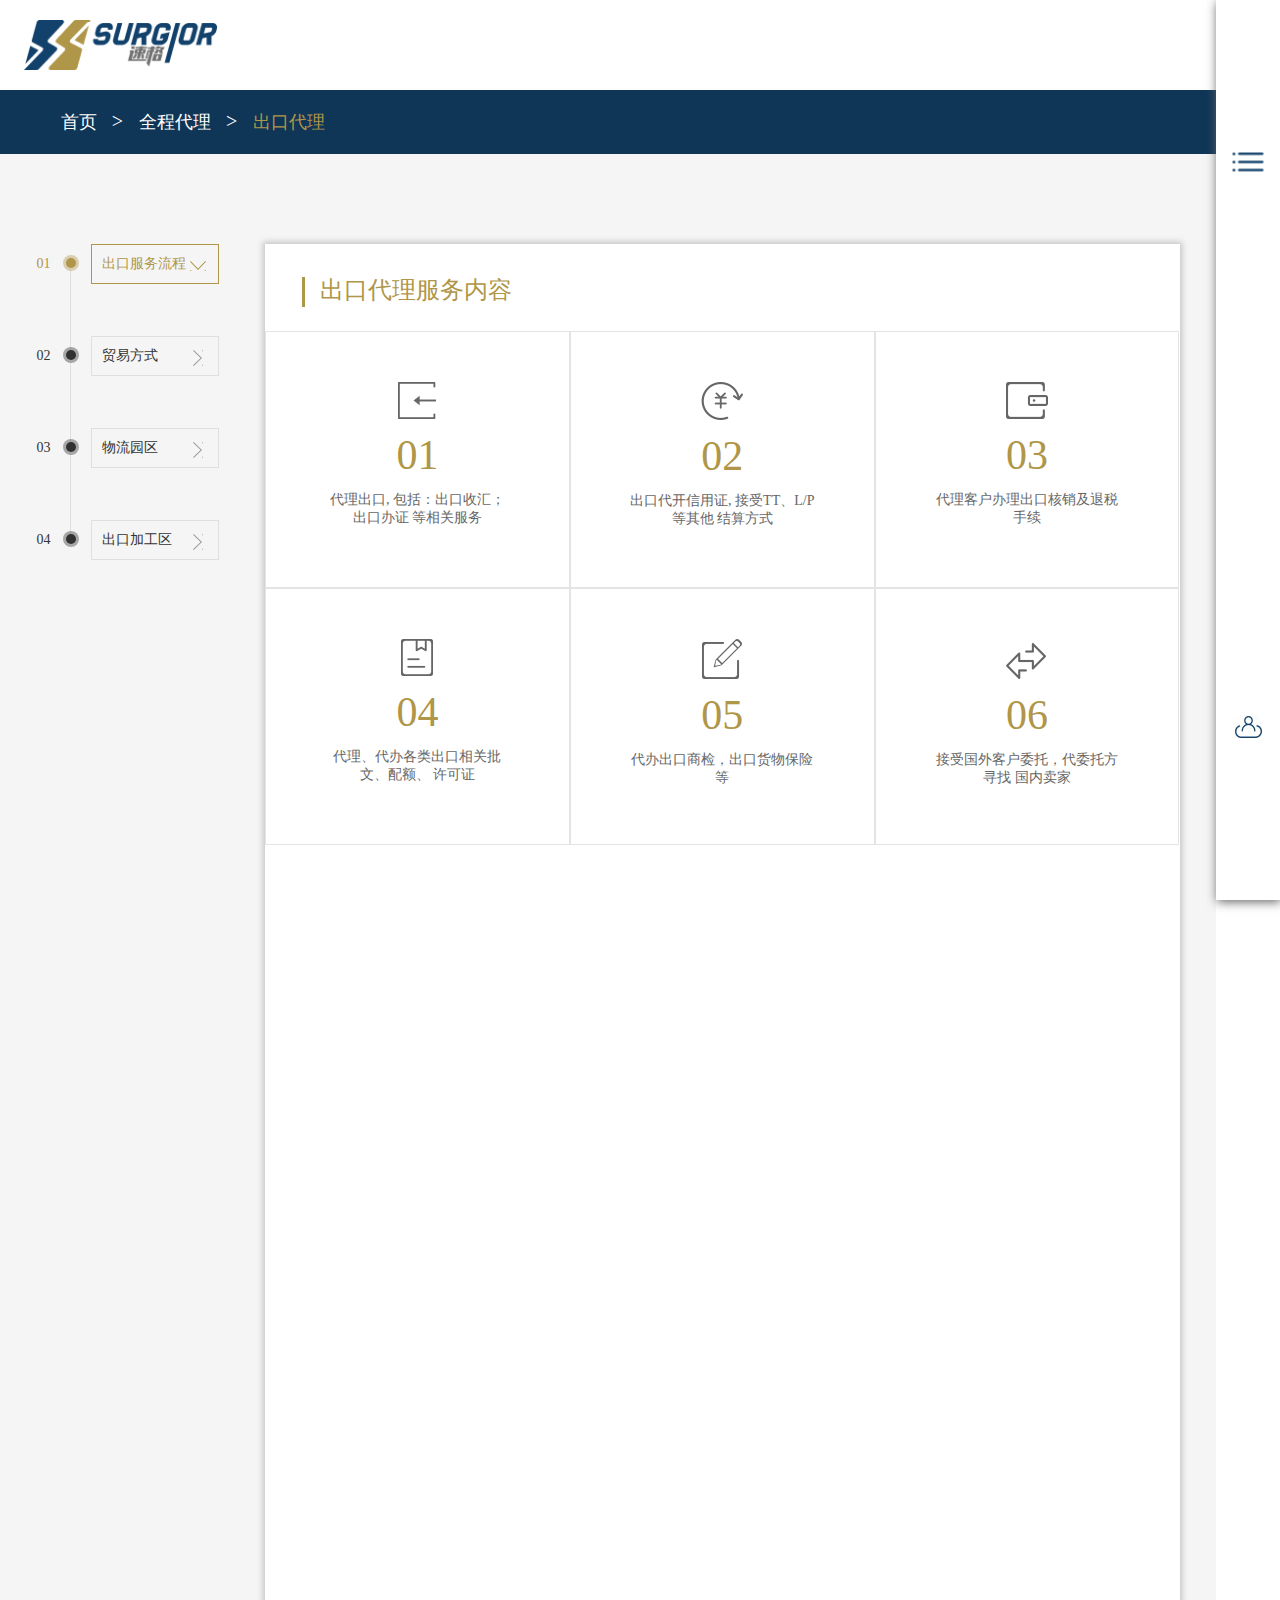
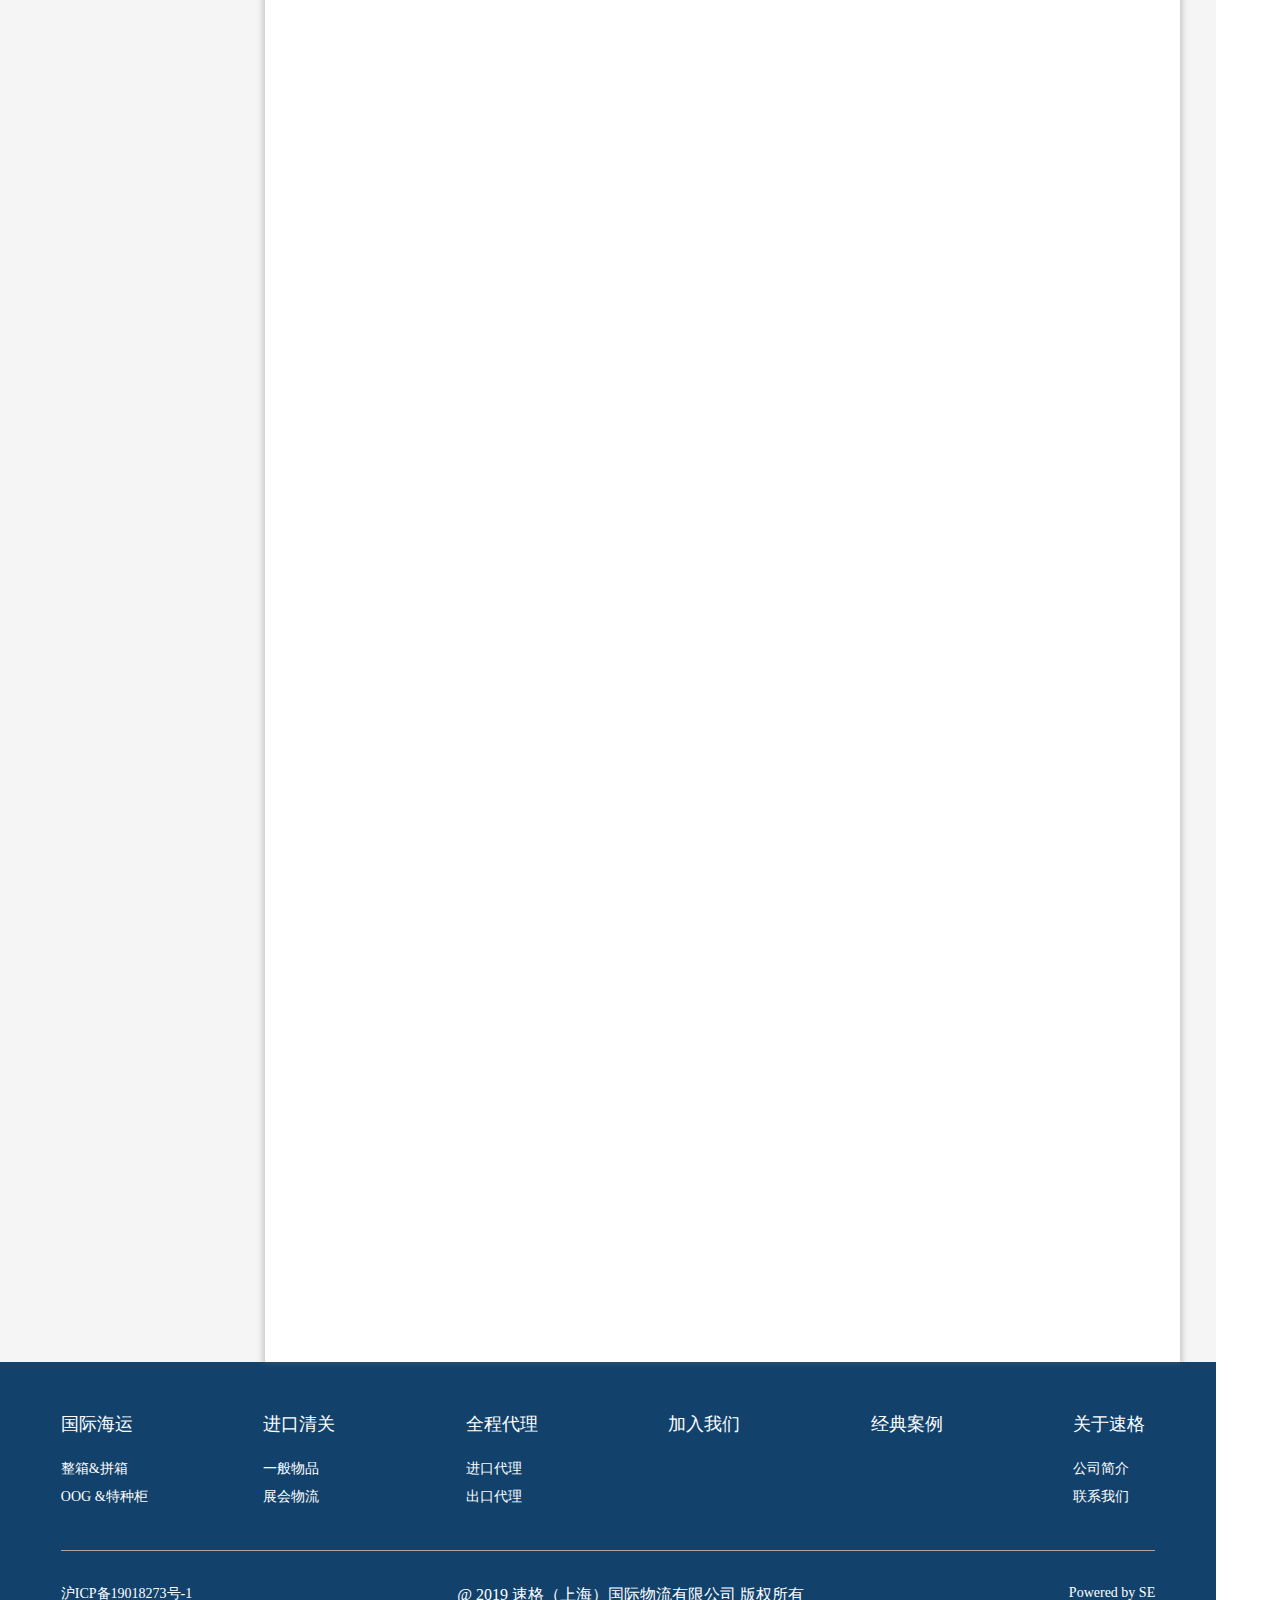
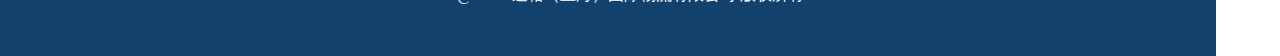
<file: chukou.html>
<!DOCTYPE html>
<html>

	<head>
		<meta charset="utf-8" />
		<meta name="author" content="ZJH" />
		<meta name="viewport" content="width=device-width, initial-scale=1.0, maximum-scale=1.0, user-scalable=0">
		<link rel="stylesheet" type="text/css" href="css/web.css" />
		<link rel="stylesheet" type="text/css" href="css/suge.css" />
		<link rel="stylesheet" type="text/css" href="css/font-awesome.min.css" />
		<link rel="stylesheet" type="text/css" href="css/swiper.min.css" />
		<link rel="stylesheet" type="text/css" href="css/navga.css" />
		<link rel="stylesheet" type="text/css" href="css/aos.css" />
		<script type="text/javascript" src="js/aos.js"></script>
		<script type="text/javascript" src="js/jquery-2.1.0.js"></script>
		<script type="text/javascript" src="js/navga.js"></script>
		<script type="text/javascript" src="js/swiper.min.js"></script>
		<title></title>

	</head>
	<!--[if lte IE 8]>
	<div class="web-ie2018">
   <dl>
      <h4>上海松一互联网设计官方热线：400 820 3965</h4> 
	  <h3>请升级浏览器版本</h3>
	  <h4>您正在使用旧版本浏览器。请升级浏览器以获得更好的体验。</h4>
	  <dd>
	    <a href="//www.google.com/chrome" target="_blank"><img src="/style/images/web-ie-icon1.jpg"><span>Chrome</span></a>
		<a href="//www.firefox.com/" target="_blank"><img src="/style/images/web-ie-icon2.jpg"><span>Firefox</span></a>
		<a href="//www.apple.com/safari/" target="_blank"><img src="/style/images/web-ie-icon3.jpg"><span>Safari</span></a>
		<a href="//www.microsoft.com/en-us/windows/microsoft-edge" target="_blank"><img src="/style/images/web-ie-icon4.jpg"><span>Edge</span></a>
	  </dd>
   </dl>
</div>

<![endif]-->

	<body class="clearfix drawer drawer--right">
		<div class="r-box">

			<div class="r-nav">
				<span class="cai"><img src="images/navs_03.png"/></span>
				<span class="tuichu1"><img src="images/tuichu_03.png"/></span>
			</div>

			<a class="user" href="###"><span><img src="images/index_10.jpg"/></span></a>
			<span class="tuichu2"><img src="images/tuichu_03.png"/></span>
		</div>

		<div class="l-box">
	
			<a href="index.html" class="top">
				<img src="images/icon_03.png" />
			</a>

			<!--nav导航页-->					
			<div class="nav clearfix">
				<div class="lef"></div>
				<div class="rig">
					<a class="in-logo" href="index.html"><img src="images/inlogo_03.png"/></a>
					<a class="in-sear" href="###"><img src="images/sear_03.png"/></a>
					<ul>
						<li>
							<a class="in-tit" href="###s">国际海运</a>
							
							<div class="in-txt">
								<a href="zhengxiang.html">整箱 & 拼箱</a>
								<a href="tezhong.html">OOG & 特种柜</a>
							</div>
						</li>
						<li>
							<a class="in-tit" href="###s">进口清关</a>
							
							<div class="in-txt">
								<a href="###">一般物品</a>
								<a href="###">展会物流</a>
							</div>
						</li>
						<li>
							<a class="in-tit" href="###s">全程代理</a>
							
							<div class="in-txt">
								<a href="jinkou.html">进口代理</a>
								<a href="chukou.html">出口代理</a>
							</div>
						</li>
						<li>
							<a class="in-tit" href="jionus.html">加入我们</a>
						</li>
						<li>
							<a class="in-tit" href="allcase.html">经典案例</a>
						</li>
						<li>
							<a class="in-tit" href="###s">关于速格</a>
							
							<div class="in-txt">
								<a href="about.html">公司简介 </a>
								<a href="callus.html">联系我们</a>
							</div>
						</li>						
					</ul>
					
					<a class="in-login" href="###">Login <span><img src="images/logicon_03.png"/></span></a>
					<a class="in-other" href="###">您想用其他帐户登录，还是忘记了密码？</a>
				</div>
					
			</div>
					
			<!--nav登录页-->
			<div class="login">
				<a class="inlogo" href="###"><img src="images/inlogo_03.png" /></a>
				<form>
					<h4><span><img src="images/user-icon_03.png"/></span>用户登录</h4>
					<div class="username">
						<span>账号 : </span>
						<input type="text" value="" />
					</div>
					<div class="password">
						<span>密码 : </span>
						<input type="password" value="" />
					</div>
					<button>登录</button>
				</form>
				<a class="gw" href="###">www.surgior.com</a>
			</div>

			<script>
				$(".user").click(function(){
					$(".login").animate({left:0},300);
					$(this).hide().next(".tuichu2").show();
					$(".r-nav").hide();
				})
				
				$(".tuichu2").click(function(){
					$(".login").animate({left:'100%'},300);
					$(this).hide().prev(".user").show();
					$(".r-nav").show();
				})
				
				$(".cai").click(function(){
					$(".nav").animate({left:0},300);
					$(this).hide().next(".tuichu1").show();
					$(".user").hide();
				})
				$(".tuichu1").click(function(){
					$(".nav").animate({left:'100%'},300);
					$(this).hide().prev(".cai").show();
					$(".user").show();
				})
			</script>

			<!--top-->
			
			<div class="bread">
				<div class="b-box">
					<h5>
					<a href="index.html">首页</a>
					<span> > </span>
					<a href="###">全程代理</a>
					<span> > </span>
					<a class="red" href="###">出口代理</a>
				</h5>
				</div>
			</div>
			

			<!--出口带理-->
			<div class="jk-cont ck-cont">
				<div class="cont-box clearfix">
					<!--左侧导航-->
					<ul class="box-lef z1" id="zgt">
						<li class="yellow rotate">
							<span>01</span>
							<p class="round"><span class="line"></span></p>
							<p class="kuang">出口服务流程 <span></span></p>
						</li>
						<li>
							<span>02</span>
							<p class="round"><span class="line"></span></p>
							<p class="kuang">贸易方式 <span></span></p>
						</li>
						<li>
							<span>03</span>
							<p class="round"><span class="line"></span></p>
							<p class="kuang">物流园区 <span></span></p>
						</li>
						<li>
							<span>04</span>
							<p class="round"></p>
							<p class="kuang">出口加工区 <span></span></p>
						</li>
					</ul>
					<!--出口服务流程-->
					<div class="box-rig show1 zjh">
						<h4 aos="fade-up"><p class="line"></p>出口代理服务内容</h4>
						<ul aos="fade-up" class="dl-box clearfix">
							<li>
								<img src="images/jkic0_06.png" />
								<h4>01</h4>
								<p>代理出口, 包括：出口收汇；出口办证 等相关服务</p>
							</li>
							<li>
								<img src="images/jkic0_03.png" />
								<h4>02</h4>
								<p>出口代开信用证, 接受TT、L/P等其他 结算方式</p>
							</li>
							<li>
								<img src="images/jkic0_09.png" />
								<h4>03</h4>
								<p>代理客户办理出口核销及退税手续</p>
							</li>
							<li>
								<img src="images/jkic0_18.png" />
								<h4>04</h4>
								<p>代理、代办各类出口相关批文、配额、 许可证</p>
							</li>
							<li>
								<img src="images/jkic0_15.png" />
								<h4>05</h4>
								<p>代办出口商检，出口货物保险等</p>
							</li>
							<li>
								<img src="images/jkic_14.png" />
								<h4>06</h4>
								<p>接受国外客户委托，代委托方寻找 国内卖家</p>
							</li>
						</ul>

						<h4 aos="fade-up"><p class="line"></p>各类出口相关证件办理及贸易方式出口代理</h4>
						<div aos="fade-up" class="no1 clearfix">
							<div class="lef clearfix">
								<div class="tit">
									各类出口相关证件办理
								</div>
								<div class="content">
									<p>各类产地证（CO，FormA/E/F)</p>
									<p>国际商事认证及大使馆认证</p>
									<p>出口商标和出口许可证</p>
									<p>两用物项和技术出口许可证</p>
									<p>医疗器械产品出口销售证明</p>
									<p>软件产品出口合同备案</p>
								</div>
							</div>
							<div class="rig">
								<div class="tit">
									各种贸易方式的出口代理
								</div>
								<div class="content">
									<p>一般贸易和广告货样品出口</p>
									<p>出境修理物品和租赁贸易</p>
									<p>出口加工区及出口保税区业务</p>
									<p>进/来料加工出口业务</p>
									<p>暂时进出口货物及进出境展品</p>
									<p>ATA单证册出口</p>
								</div>
							</div>
						</div>

						<h4 aos="fade-up"><p class="line"></p>如何委托我司出口</h4>
						<div aos="fade-up" class="no2 clearfix">
							<div class="lef">
								<p><span><img src="images/jk6_03.jpg"/></span>首先您需要和您的外商（和国内用户）确定了出口订单</p>
								<p><span><img src="images/jk6_03.jpg"/></span>我们签订出口代理合作备案录</p>
								<p><span><img src="images/jk6_03.jpg"/></span>请您的外商将外汇款汇款至我司的账户或者让国外开具信用证到我司指 定的银行</p>
								<p><span><img src="images/jk6_03.jpg"/></span>我司收到外汇款按照您的付款指令付款给供应商，同时供应商提供相应 的增值税专用发票给我司</p>

							</div>
							<p class="line"></p>
							<div class="rig">
								<p><span><img src="images/jk6_03.jpg"/></span>货物备好后，给予我司相关的货物信息（包括产品毛净重体积，收货人等），我 司排订舱，取得进仓库通知单后通知您发货</p>
								<p><span><img src="images/jk6_03.jpg"/></span>等到货物出口后，由我司提供国外的清关单据给您，包括发票，箱单，提单等</p>
								<p><span><img src="images/jk6_03.jpg"/></span>在业务结束后，我司按实际发生列出一切费用与您结算</p>
							</div>
						</div>

						<h4 aos="fade-up"><p class="line"></p>进口代理流程</h4>
						<div aos="fade-up" class="lunbo">
							<img src="images/ckdb_03.jpg"/>
						</div>

					</div>

					<!--贸易方式-->
					<div class="box-rig zjh">
						<h4><p class="line"></p>一般进出口货物的报关程序</h4>

						<div class="ckmy01">
							<p> 1、在进出境时缴纳进出口税费：一般进出口货物的收发货人按规定缴纳税费</p>
							<p> 2、进出口时提交相关的许可证：需要提交许可证的，要提交许可证</p>
							<p> 3、海关放行即办理结关手续</p>

							<div class="ckmy01min">
								<div class="ckmy01min-t clearfix">
									<h3>进出口申报</h3>
									<h3>配合查验</h3>
									<h3>缴纳税费</h3>
									<h3>提取或装运货物</h3>
								</div>
								<div class="ckmy01min-l clearfix">
									<h3>
										<span>一般申报的步骤</span>
										<p>①准备申报单证</p>
										<p>②申报前看货取样</p>
										<p>③申报</p>
										<p>④补充申报</p>
										<p>⑤修改申报内容或撤销申报</p>
									</h3>
									<h3>
										<span>一般申报的步骤</span>
										<p>①准备申报单证</p>
										<p>②申报前看货取样</p>
										<p>③申报</p>
										<p>④补充申报</p>
										<p>⑤修改申报内容或撤销申报</p>
									</h3>
									<h3>
										<span>一般申报的步骤</span>
										<p>①准备申报单证</p>
										<p>②申报前看货取样</p>
										<p>③申报</p>
										<p>④补充申报</p>
										<p>⑤修改申报内容或撤销申报</p>
									</h3>
									<h3>
										<span>一般申报的步骤</span>
										<p>①准备申报单证</p>
										<p>②申报前看货取样</p>
										<p>③申报</p>
										<p>④补充申报</p>
										<p>⑤修改申报内容或撤销申报</p>
									</h3>
								</div>
							</div>

						</div>

						<h4><p class="line"></p>出境修理货物的报关程序</h4>
						<div class="ckmy02">
							<h3>发货人在货物出境时，向海关提交维修合同或含有保修条款的原进口合同及申报出口需要的所有单证，办理出境申报手续。货物出境后，在境外维修的期限为出境之日起6个月，可以申请延长，延长的期限最长不超过6个月。货物复运进境时应当向海关申报在境外实际支付的修理费和材料费，由海关审查确定完税价格，计征进口关税和进口环节海关代征税。超过海关规定
期限复运进境的，海关按一般进口货物计征进口关税和进口环节海关代征税。</h3>
						</div>

						<h4><p class="line"></p>暂时进出境货物的报关程序</h4>
						<div class="ckmy03">
							<h3>使用ATA单证册的暂准进出境货物</h3>
							<div class="ckmy03min clearfix">
								<div class="ckmy03tit">
									<span>进出口申报</span>
									<p>①进境申报</p>
									<p>②出境申报</p>
									<p>③异地复运出境、进境申报</p>
									<p>④过境申报</p>
								</div>
								<div class="ckmy03tit">
									<span>进出口申报</span>
									<p>①进境申报</p>
									<p>②出境申报</p>
									<p>③异地复运出境、进境申报</p>
									<p>④过境申报</p>
								</div>
								<div class="ckmy03tit">
									<span>进出口申报</span>
									<p>①进境申报</p>
									<p>②出境申报</p>
									<p>③异地复运出境、进境申报</p>
									<p>④过境申报</p>
								</div>
							</div>
							<h3>不使用ATA单证册报关的进出境展览品</h3>
							<div class="ckmy03min clearfix">
								<div class="ckmy03tit">
									<span>进出境展览品的核销结关</span>
									<p>①复运进出境</p>
									<p>②转为正式进出口</p>
									<p>③展览品放弃或赠送</p>
									<p>④展览品毁坏、丢失、被窃</p>
								</div>
							</div>
							<h3>不使用ATA单证册报关的进出境展览品</h3>
							<div class="ckmy03min clearfix">
								<h5>复运进出境</h5>
								<h5>转为正式进出口</h5>
								<h5>放弃</h5>
								<h5>不可抗力</h5>
							</div>
						</div>

						<h4><p class="line"></p>退运货物的报关程序</h4>
						<div class="ckmy03 ckmy04">
							<h3>退运货物是指原出口货物或进口货物因各种原因造成退运进口或者退运出口的货物。退运货物包括一般退运货物和直接退运货物</h3>
							<div class="ckmy03min clearfix">
								<div class="ckmy03tit">
									<span>一般退运货物出口货物的海关手续</span>
									<p>①报关 </p>
									<p>②税收</p>
								</div>
								<div class="ckmy03tit">
									<span>直接退运货物</span>
									<p>①当事人申请直接退运的货物</p>
									<p>②海关责令直接退运的货物</p>
								</div>
							</div>
						</div>

						<h4><p class="line"></p>租赁货物的报关程序</h4>
						<div class="ckmy03 ckmy05">
							<div class="ckmy03min clearfix">
								<div class="ckmy03tit">
									<span>金融租赁进口货物的报关程序</span>
									<p>①按货物的完税价格缴纳税款 </p>
									<p>②按租金分期缴纳税款</p>
								</div>
								<div class="ckmy03tit">
									<span>经营租赁进口货物的报关程序</span>
									<p>收货人或其代理人在租赁货物进口时应当向海关提供租赁合同，按照第一期应当支付的租金或者租金总额和按照货物的 实际价格分别填制报关单向海关申报，提供相关的进口许可证件和其他报关单证，按海关审查确定的第一期租金或租金 总额的完税价格计算税款数额，缴纳进口关税和进口代征税，海关按照货物的实际价格统计。 经营租赁进口货物租期届满之日起30日内，纳税义务人应当申请办结海关手续，将租赁进口货物复运出境或者办理留购、 续租的申报纳税手续。
									</p>
								</div>
							</div>
						</div>
					</div>

					<!--物流园区-->
					<div class="box-rig zjh">
						<h4><p class="line"></p>客户提供出口相关资料</h4>
						<div class="ckmy01">
							<p> 1、在进出境时缴纳进出口税费：一般进出口货物的收发货人按规定缴纳税费</p>
							<p> 2、进出口时提交相关的许可证：需要提交许可证的，要提交许可证</p>
							<p> 3、海关放行即办理结关手续</p>
						</div>

						<h4><p class="line"></p>打印进区凭单</h4>
						<div class="ckmy02">
							<h3>代理收到相关资料后先审核单证,然后至报关公司做电脑预录同时打印进区凭单</h3>
						</div>

						<h4><p class="line"></p>代理向保税区海关现场申报</h4>
						<div class="ckmy01">
							<p>1、报关委托书</p>
							<p>2、出口报关单(海关作业联,货主留存联)</p>
							<p>3、进区凭单</p>
							<p>4、INV,P/L,Contract或P/O</p>
							<p>5、手册,出口许可证,出境货物通关单(如需)</p>
						</div>

						<h4><p class="line"></p>保税区海关检查</h4>
						<div class="ckmy01">
							<p> 1、如果保税区海关不布控查验,则直接在进区凭单上盖验讫章,凭以办理货物进物流园区相关手续</p>
							<p> 2、如果保税区海关布控查验,则现场拉出查验通知单,代理至物流园区安排查验计划</p>
						</div>

						<h4><p class="line"></p>货物送至物流园区卡口验核或查验</h4>
						<div class="ckmy01">
							<p>1、进区凭单(保税区海关已盖验讫章)</p>
							<p>2、出口报关单(货主留存联)</p>
							<p>3、INV,P/L,Contract或P/O</p>
						</div>

						<h4><p class="line"></p>货物入库</h4>
						<div class="ckmy01">
							<p> 整个进园区操作时间一个工作日</p>
						</div>

					</div>

					<!--出口加工区-->
					<div class="box-rig zjh">
						<h4><p class="line"></p>作业流程</h4>
						<div class="ckfw01">
							<h3>1、实际进境通关</h3>
							<div class="ckfw01min clearfix">
								<div class="item">
									<h4>01、提前报关转关模式</h4>
									<h5>填制进境货物备案清单 → 办理转关运输申报手续 → 口岸海关办理转关运输手续 → 审单中心审核 → 主管海关接单审核 → 卡口查验 → 核销口岸海关签发的转关联系作业单、单证放行 → 实物放行 → 结关退单 </h5>
								</div>
								<div class="item">
									<h4>01、提前报关转关模式</h4>
									<h5>填制进境货物备案清单 → 办理转关运输申报手续 → 口岸海关办理转关运输手续 → 审单中心审核 → 主管海关接单审核 → 卡口查验 → 核销口岸海关签发的转关联系作业单、单证放行 → 实物放行 → 结关退单 </h5>
								</div>
							</div>
							<h3>1、实际进境通关</h3>
							<div class="ckfw01min ckfw02min clearfix">
								<div class="item">
									<h4>01、提前报关转关模式</h4>
									<h5>填制出境货物备案清单 → 审单中心审核 → 主管海关接单审核 → 卡口查验 → 审核转关电子数据，向口岸海关签发转关联系作业单，制作关封，对监管车辆进
行施封 → 货物实物放行 → 货物在口岸离境 → 结关退单 </h5>
								</div>
							</div>

							<h3>1、实际进境通关</h3>
							<div class="ckfw01min ckfw02min clearfix">
								<div class="item">
									<h4>01、提前报关转关模式</h4>
									<h5>填制出境货物备案清单 → 审单中心审核 → 主管海关接单审核 → 卡口查验 → 审核转关电子数据，向口岸海关签发转关联系作业单，制作关封，对监管车辆进
行施封 → 货物实物放行 → 货物在口岸离境 → 结关退单 </h5>
								</div>
							</div>

							<h3>1、实际进境通关</h3>
							<div class="ckfw01min ckfw02min clearfix">
								<div class="item">
									<h4>01、提前报关转关模式</h4>
									<h5>填制出境货物备案清单 → 审单中心审核 → 主管海关接单审核 → 卡口查验 → 审核转关电子数据，向口岸海关签发转关联系作业单，制作关封，对监管车辆进
行施封 → 货物实物放行 → 货物在口岸离境 → 结关退单 </h5>
								</div>
							</div>
						</div>

						<h4><p class="line"></p>所需单证</h4>
						<div class="ckmy01">
							<p>报关单、进出口许可证件、商业和运输单证如提单、运单、商业发票、装箱单及海关认为必要时交验的订货合同、《原产地证书》等有关单证或资料，准予保税 缓税或减免税的批准证件，如《加工贸易手册》、《进出口货物征免税证明》等，以及其他海关认为所需要的单证。
							</p>

						</div>
					</div>

					<!--左侧导航tab切换-->
					<script>
						$(".box-lef li").click(function() {
							var index = $(this).index();
							$(this).addClass("yellow").siblings().removeClass("yellow");
							$(this).addClass("rotate").siblings().removeClass("rotate");
							$(".zjh").eq(index).fadeIn().siblings(".zjh").fadeOut();
							$("html,body").animate({
								scrollTop: 0
							},300)
						})
					</script>
					<!--使左侧导航浮动-->
					<script>
						window.onscroll = function() {
							var t = document.documentElement.scrollTop || document.body.scrollTop;
							var div2 = document.getElementById("zgt");

							if(t >= 140) {
								div2.className = "g1";
							} else {
								div2.className = "z1";
							}
						}
					</script>
				</div>

			</div>

			<!--footer-->
			<div class="footer">
				<div class="ft-box clearfix">
					<ul class="clearfix">
						<li>

							<h5><a href="###">国际海运</a></h5>
							<a href="zhengxiang.html">整箱&拼箱</a>
							<a href="tezhong.html">OOG &特种柜</a>
						</li>
						<li>

							<h5><a href="###">进口清关</a></h5>
							<a href="###">一般物品</a>
							<a href="###">展会物流</a>
						</li>
						<li>

							<h5><a href="###">全程代理</a></h5>
							<a href="jinkou.html">进口代理</a>
							<a href="chukou.html">出口代理</a>

						</li>
						<li>
							<h5><a href="jionus.html">加入我们</a></h5>
						</li>
						<li>

							<h5><a href="allcase.html">经典案例</a></h5>
						</li>
						<li>
							<h5><a href="###">关于速格</a></h5>
							<a href="about.html">公司简介 </a>
							<a href="callus.html">联系我们</a>
						</li>
					</ul>

					<div class="ft-down">
						<a class="a-left" href="http://www.beian.miit.gov.cn">沪ICP备19018273号-1</a>
						<p class="copyright">@ 2019 速格（上海）国际物流有限公司 版权所有</p>
						<a class="a-rigt" href="http://www.songyi.net/">Powered by SE</a>
					</div>
				</div>
			</div>
		</div>
		<script>
			AOS.init({
				duration: 1000,
				easing: 'ease-out-expo',
				once: true,
				/**只运行一次**/
				disable: window.innerWidth < 1024 /**小于1024像素则不执行动画**/
			})
		</script>
	</body>

</html>
</file>
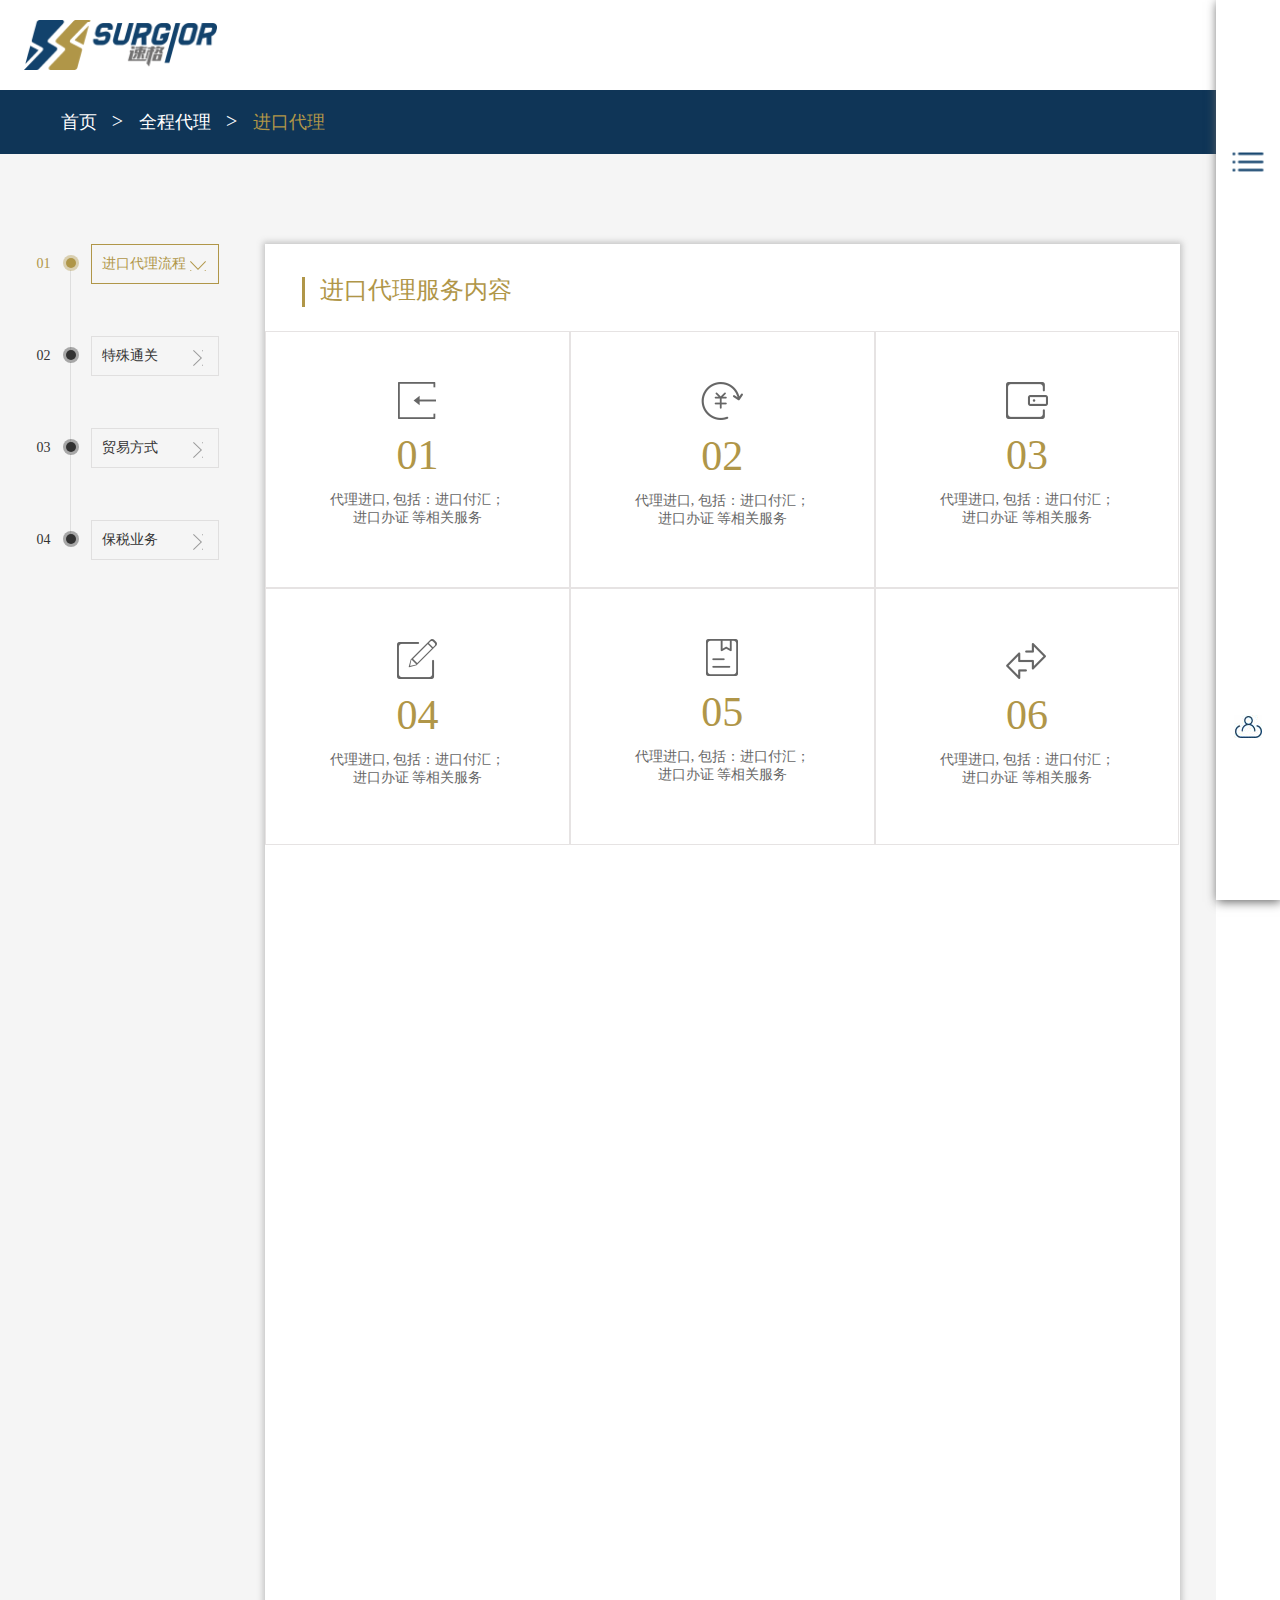
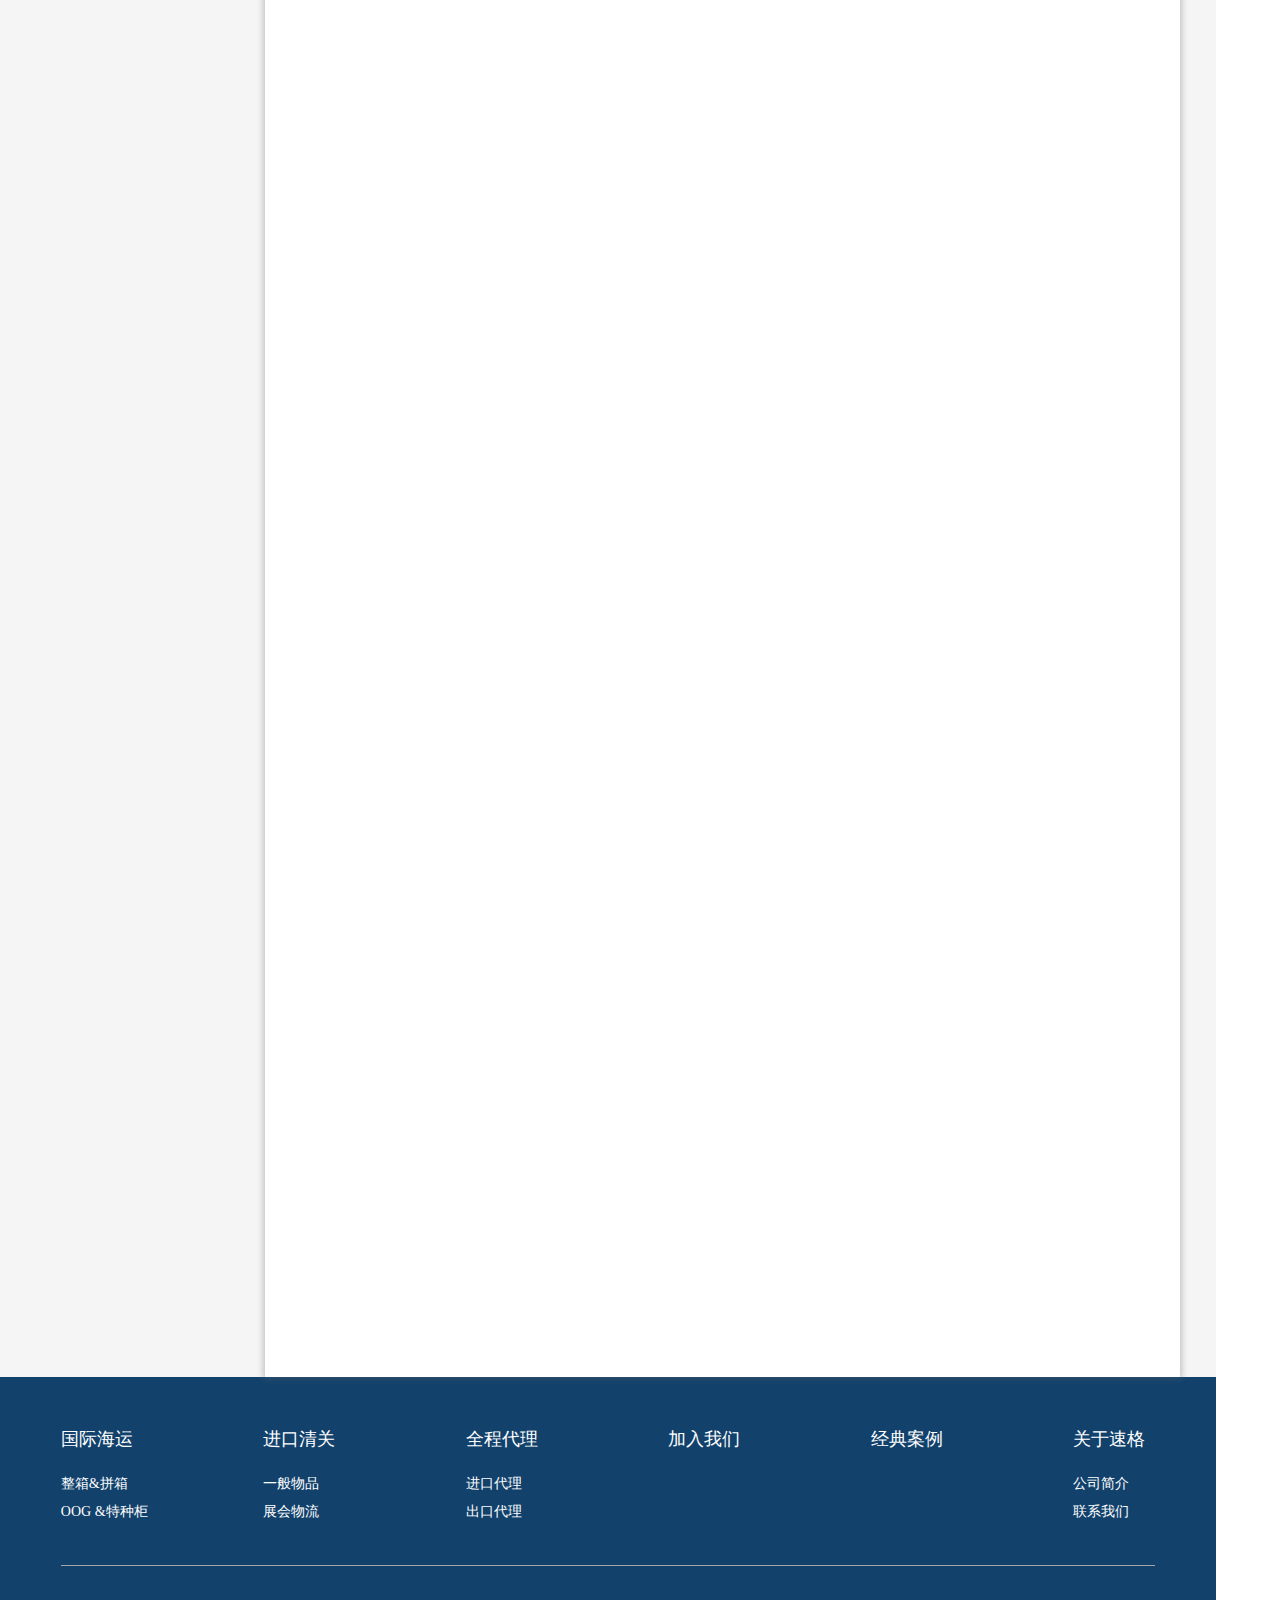
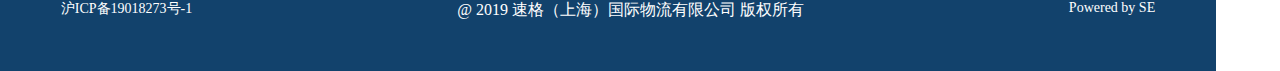
<file: jinkou.html>
<!DOCTYPE html>
<html>

	<head>
		<meta charset="utf-8" />
		<meta name="author" content="ZJH" />
		<meta name="viewport" content="width=device-width, initial-scale=1.0, maximum-scale=1.0, user-scalable=0">
		<link rel="stylesheet" type="text/css" href="css/web.css" />
		<link rel="stylesheet" type="text/css" href="css/suge.css" />
		<link rel="stylesheet" type="text/css" href="css/font-awesome.min.css" />
		<link rel="stylesheet" type="text/css" href="css/swiper.min.css" />
		<link rel="stylesheet" type="text/css" href="css/navga.css" />
		<link rel="stylesheet" type="text/css" href="css/aos.css" />
		<script type="text/javascript" src="js/aos.js"></script>
		<script type="text/javascript" src="js/jquery-2.1.0.js"></script>
		<script type="text/javascript" src="js/navga.js"></script>
		<script type="text/javascript" src="js/swiper.min.js"></script>
		<title></title>

	</head>
	<!--[if lte IE 8]>
	<div class="web-ie2018">
   <dl>
      <h4>上海松一互联网设计官方热线：400 820 3965</h4> 
	  <h3>请升级浏览器版本</h3>
	  <h4>您正在使用旧版本浏览器。请升级浏览器以获得更好的体验。</h4>
	  <dd>
	    <a href="//www.google.com/chrome" target="_blank"><img src="/style/images/web-ie-icon1.jpg"><span>Chrome</span></a>
		<a href="//www.firefox.com/" target="_blank"><img src="/style/images/web-ie-icon2.jpg"><span>Firefox</span></a>
		<a href="//www.apple.com/safari/" target="_blank"><img src="/style/images/web-ie-icon3.jpg"><span>Safari</span></a>
		<a href="//www.microsoft.com/en-us/windows/microsoft-edge" target="_blank"><img src="/style/images/web-ie-icon4.jpg"><span>Edge</span></a>
	  </dd>
   </dl>
</div>

<![endif]-->

	<body class="clearfix drawer drawer--right">
		<div class="r-box">

			<div class="r-nav">
				<span class="cai"><img src="images/navs_03.png"/></span>
				<span class="tuichu1"><img src="images/tuichu_03.png"/></span>
			</div>

			<a class="user" href="###"><span><img src="images/index_10.jpg"/></span></a>
			<span class="tuichu2"><img src="images/tuichu_03.png"/></span>
		</div>

		<div class="l-box">
	
			<a href="index.html" class="top">
				<img src="images/icon_03.png" />
			</a>

			<!--nav导航页-->					
			<div class="nav clearfix">
				<div class="lef"></div>
				<div class="rig">
					<a class="in-logo" href="index.html"><img src="images/inlogo_03.png"/></a>
					<a class="in-sear" href="###"><img src="images/sear_03.png"/></a>
					<ul>
						<li>
							<a class="in-tit" href="###s">国际海运</a>
							
							<div class="in-txt">
								<a href="zhengxiang.html">整箱 & 拼箱</a>
								<a href="tezhong.html">OOG & 特种柜</a>
							</div>
						</li>
						<li>
							<a class="in-tit" href="###s">进口清关</a>
							
							<div class="in-txt">
								<a href="###">一般物品</a>
								<a href="###">展会物流</a>
							</div>
						</li>
						<li>
							<a class="in-tit" href="###s">全程代理</a>
							
							<div class="in-txt">
								<a href="jinkou.html">进口代理</a>
								<a href="chukou.html">出口代理</a>
							</div>
						</li>
						<li>
							<a class="in-tit" href="jionus.html">加入我们</a>
						</li>
						<li>
							<a class="in-tit" href="allcase.html">经典案例</a>
						</li>
						<li>
							<a class="in-tit" href="###s">关于速格</a>
							
							<div class="in-txt">
								<a href="about.html">公司简介 </a>
								<a href="callus.html">联系我们</a>
							</div>
						</li>						
					</ul>
					
					<a class="in-login" href="###">Login <span><img src="images/logicon_03.png"/></span></a>
					<a class="in-other" href="###">您想用其他帐户登录，还是忘记了密码？</a>
				</div>
					
			</div>
					
			<!--nav登录页-->
			<div class="login">
				<a class="inlogo" href="###"><img src="images/inlogo_03.png" /></a>
				<form>
					<h4><span><img src="images/user-icon_03.png"/></span>用户登录</h4>
					<div class="username">
						<span>账号 : </span>
						<input type="text" value="" />
					</div>
					<div class="password">
						<span>密码 : </span>
						<input type="password" value="" />
					</div>
					<button>登录</button>
				</form>
				<a class="gw" href="###">www.surgior.com</a>
			</div>

			<script>
				$(".user").click(function(){
					$(".login").animate({left:0},300);
					$(this).hide().next(".tuichu2").show();
					$(".r-nav").hide();
				})
				
				$(".tuichu2").click(function(){
					$(".login").animate({left:'100%'},300);
					$(this).hide().prev(".user").show();
					$(".r-nav").show();
				})
				
				$(".cai").click(function(){
					$(".nav").animate({left:0},300);
					$(this).hide().next(".tuichu1").show();
					$(".user").hide();
				})
				$(".tuichu1").click(function(){
					$(".nav").animate({left:'100%'},300);
					$(this).hide().prev(".cai").show();
					$(".user").show();
				})
			</script>

			<!--top-->

			<div class="bread">
				<div class="b-box">
					<h5>
					<a href="index.html">首页</a>
					<span> > </span>
					<a href="###">全程代理</a>
					<span> > </span>
					<a class="red" href="###">进口代理</a>
				</h5>
				</div>
			</div>

			<!--进口带理-->
			<div class="jk-cont show2">
				<div class="cont-box clearfix">
					<!--左侧导航-->
					<ul class="box-lef" id="gt">
						<li class="yellow rotate" aos="fade-up">
							<span>01</span>
							<p class="round"><span class="line"></span></p>
							<p class="kuang">进口代理流程 <span></span></p>
						</li>
						<li aos="fade-up">
							<span>02</span>
							<p class="round"><span class="line"></span></p>
							<p class="kuang">特殊通关 <span></span></p>
						</li>
						<li aos="fade-up">
							<span>03</span>
							<p class="round"><span class="line"></span></p>
							<p class="kuang">贸易方式 <span></span></p>
						</li>
						<li aos="fade-up">
							<span>04</span>
							<p class="round"></p>
							<p class="kuang">保税业务 <span></span></p>
						</li>
					</ul>

					<!--进口代理流程-->
					<div class="box-rig show1">
						<h4 aos="fade-up"><p class="line"></p>进口代理服务内容</h4>
						<ul aos="fade-up" class="dl-box clearfix">
							<li>
								<img src="images/jkic0_06.png" />
								<h4>01</h4>
								<p>代理进口, 包括：进口付汇；进口办证 等相关服务
								</p>
							</li>
							<li>
								<img src="images/jkic0_03.png" />
								<h4>02</h4>
								<p>代理进口, 包括：进口付汇；进口办证 等相关服务
								</p>
							</li>
							<li>
								<img src="images/jkic0_09.png" />
								<h4>03</h4>
								<p>代理进口, 包括：进口付汇；进口办证 等相关服务
								</p>
							</li>
							<li>
								<img src="images/jkic0_15.png" />
								<h4>04</h4>
								<p>代理进口, 包括：进口付汇；进口办证 等相关服务
								</p>
							</li>
							<li>
								<img src="images/jkic0_18.png" />
								<h4>05</h4>
								<p>代理进口, 包括：进口付汇；进口办证 等相关服务
								</p>
							</li>
							<li>
								<img src="images/jkic_14.png" />
								<h4>06</h4>
								<p>代理进口, 包括：进口付汇；进口办证 等相关服务
								</p>
							</li>
						</ul>

						<h4 aos="fade-up"><p class="line"></p>各类进口相关证件办理及贸易方式进口代理</h4>
						<div aos="fade-up" class="no1 clearfix">
							<div class="lef clearfix">
								<div class="tit">
									各类进口相关证件办理
								</div>
								<div class="content">
									<p>进口配额、自动进行许可证</p>
									<p>重要工业品登记证明</p>
									<p>机电产品进口登记证明</p>
									<p>进出口商检证明</p>
									<p>进口食品检验检疫证明</p>
									<p>濒危证、免3C认证、涂料。天然气、电池备案</p>
									<p>五矿商会备案、旧机电备案、其它进口许可证</p>
								</div>
							</div>
							<div class="rig">
								<div class="tit">
									各类进口相关证件办理
								</div>
								<div class="content">
									<p>一般贸易</p>
									<p>广告货样品进口</p>
									<p>其它进口免费和免税品</p>
									<p>暂时进出口货物</p>
									<p>进出境展览品</p>
									<p>ATA单证册进口</p>
									<p>进境修理物品和租赁贸易</p>
								</div>
							</div>
						</div>

						<h4 aos="fade-up"><p class="line"></p>如何委托我司进口</h4>
						<div aos="fade-up" class="no2 clearfix">
							<div class="lef">
								<p><span><img src="images/jk6_03.jpg"/></span>首先您需要和您的外商（和国内用户）确定了进口订单</p>
								<p><span><img src="images/jk6_03.jpg"/></span>你需要向您的外商说明我们是您的进口代理商，我们签订进口代理协议</p>
								<p><span><img src="images/jk6_03.jpg"/></span>您可先付货款给我司，再委托我司付汇（或开信用证）给您的外商</p>
								<p><span><img src="images/jk6_03.jpg"/></span>尽可能提前提供国外进口文件给我司（发票/箱单/提单/证明等）</p>
								<p><span><img src="images/jk6_03.jpg"/></span>货到港口后，我们开始换单报关，也可使用您或您外商指定的货代</p>

							</div>
							<p class="line"></p>
							<div class="rig">
								<p><span><img src="images/jk6_03.jpg"/></span>我司办理您进口所需的一切文件（包括商检/免3C/进口许可证等）</p>
								<p><span><img src="images/jk6_03.jpg"/></span>我们会通知您需要缴纳海关关税和增值税的凭证和金额告诉您，您须付款至我司</p>
								<p><span><img src="images/jk6_03.jpg"/></span>海关对该货物放行后，我们将安排给您送货，或指导您自己提货</p>
								<p><span><img src="images/jk6_03.jpg"/></span>在业务结束后，我司按实际发生列出一切费用与您结算</p>
							</div>
						</div>

						<h4 aos="fade-up"><p class="line"></p>进口代理流程</h4>
						<div aos="fade-up" class="lunbo">
							<img src="images/jkdb_03.jpg" />
						</div>

					</div>

					<!--特殊通关-->
					<div class="box-rig">
						<ul class="tx-box">
							<li>
								<h5><p class="line"></p>普通产品进口 <span class="fa fa-angle-down rotate"></span></h5>
								<div class="tx_libox clearfix">
									<div class="lef">
										<p class="tit">01、普通产品进口清关流程</p>
										<p class="txt">审核进口单据 → 换单 → 报关预录 → 商检 → 缴纳税费 → 海关查验 或放行 → 动卫检 → 送货</p>
									</div>
									<div class="rig">
										<p class="tit">02、清关所需资料</p>
										<p class="txt">合同、发票、箱单、提单等</p>
									</div>
								</div>
							</li>
							<li>
								<h5><p class="line"></p>水产品进口 <span class="fa fa-angle-down"></span></h5>
								<div class="tx_libox clearfix">
									<div class="lef">
										<p class="tit">01、普通产品进口清关流程</p>
										<p class="txt">审核进口单据 → 换单 → 报关预录 → 商检 → 缴纳税费 → 海关查验 或放行 → 动卫检 → 送货</p>
									</div>
									<div class="rig">
										<p class="tit">02、清关所需资料</p>
										<p class="txt">合同、发票、箱单、提单等</p>
									</div>
								</div>
							</li>
							<li>
								<h5><p class="line"></p>普通食品进口清关 <span class="fa fa-angle-down"></span></h5>
								<div class="tx_libox clearfix">
									<div class="lef">
										<p class="tit">01、普通产品进口清关流程</p>
										<p class="txt">审核进口单据 → 换单 → 报关预录 → 商检 → 缴纳税费 → 海关查验 或放行 → 动卫检 → 送货</p>
									</div>
									<div class="rig">
										<p class="tit">02、清关所需资料</p>
										<p class="txt">合同、发票、箱单、提单等</p>
									</div>
								</div>
							</li>
							<li>
								<h5><p class="line"></p>矿产品进口清关 <span class="fa fa-angle-down"></span></h5>
								<div class="tx_libox clearfix">
									<div class="lef">
										<p class="tit">01、普通产品进口清关流程</p>
										<p class="txt">审核进口单据 → 换单 → 报关预录 → 商检 → 缴纳税费 → 海关查验 或放行 → 动卫检 → 送货</p>
									</div>
									<div class="rig">
										<p class="tit">02、清关所需资料</p>
										<p class="txt">合同、发票、箱单、提单等</p>
									</div>
								</div>
							</li>
							<li>
								<h5><p class="line"></p>酒类进口 <span class="fa fa-angle-down"></span></h5>
								<div class="tx_libox clearfix">
									<div class="lef">
										<p class="tit">01、普通产品进口清关流程</p>
										<p class="txt">审核进口单据 → 换单 → 报关预录 → 商检 → 缴纳税费 → 海关查验 或放行 → 动卫检 → 送货</p>
									</div>
									<div class="rig">
										<p class="tit">02、清关所需资料</p>
										<p class="txt">合同、发票、箱单、提单等</p>
									</div>
								</div>
							</li>
							<li>
								<h5><p class="line"></p>乳制品清关 <span class="fa fa-angle-down"></span></h5>
								<div class="tx_libox clearfix">
									<div class="lef">
										<p class="tit">01、普通产品进口清关流程</p>
										<p class="txt">审核进口单据 → 换单 → 报关预录 → 商检 → 缴纳税费 → 海关查验 或放行 → 动卫检 → 送货</p>
									</div>
									<div class="rig">
										<p class="tit">02、清关所需资料</p>
										<p class="txt">合同、发票、箱单、提单等</p>
									</div>
								</div>
							</li>
							<li>
								<h5><p class="line"></p>橄榄油清关 <span class="fa fa-angle-down"></span></h5>
								<div class="tx_libox clearfix">
									<div class="lef">
										<p class="tit">01、普通产品进口清关流程</p>
										<p class="txt">审核进口单据 → 换单 → 报关预录 → 商检 → 缴纳税费 → 海关查验 或放行 → 动卫检 → 送货</p>
									</div>
									<div class="rig">
										<p class="tit">02、清关所需资料</p>
										<p class="txt">合同、发票、箱单、提单等</p>
									</div>
								</div>
							</li>
							<li>
								<h5><p class="line"></p>化妆品进口清关 <span class="fa fa-angle-down"></span></h5>
								<div class="tx_libox clearfix">
									<div class="lef">
										<p class="tit">01、普通产品进口清关流程</p>
										<p class="txt">审核进口单据 → 换单 → 报关预录 → 商检 → 缴纳税费 → 海关查验 或放行 → 动卫检 → 送货</p>
									</div>
									<div class="rig">
										<p class="tit">02、清关所需资料</p>
										<p class="txt">合同、发票、箱单、提单等</p>
									</div>
								</div>
							</li>
							<li>
								<h5><p class="line"></p>保健品进口清关 <span class="fa fa-angle-down"></span></h5>
								<div class="tx_libox clearfix">
									<div class="lef">
										<p class="tit">01、普通产品进口清关流程</p>
										<p class="txt">审核进口单据 → 换单 → 报关预录 → 商检 → 缴纳税费 → 海关查验 或放行 → 动卫检 → 送货</p>
									</div>
									<div class="rig">
										<p class="tit">02、清关所需资料</p>
										<p class="txt">合同、发票、箱单、提单等</p>
									</div>
								</div>
							</li>
							<li>
								<h5><p class="line"></p>化工品进口清关 <span class="fa fa-angle-down"></span></h5>
								<div class="tx_libox clearfix">
									<div class="lef">
										<p class="tit">01、普通产品进口清关流程</p>
										<p class="txt">审核进口单据 → 换单 → 报关预录 → 商检 → 缴纳税费 → 海关查验 或放行 → 动卫检 → 送货</p>
									</div>
									<div class="rig">
										<p class="tit">02、清关所需资料</p>
										<p class="txt">合同、发票、箱单、提单等</p>
									</div>
								</div>
							</li>
							<li>
								<h5><p class="line"></p>餐厨用品进口清关 <span class="fa fa-angle-down"></span></h5>
								<div class="tx_libox clearfix">
									<div class="lef">
										<p class="tit">01、普通产品进口清关流程</p>
										<p class="txt">审核进口单据 → 换单 → 报关预录 → 商检 → 缴纳税费 → 海关查验 或放行 → 动卫检 → 送货</p>
									</div>
									<div class="rig">
										<p class="tit">02、清关所需资料</p>
										<p class="txt">合同、发票、箱单、提单等</p>
									</div>
								</div>
							</li>
						</ul>

					</div>

					<!--贸易方式-->
					<div class="box-rig my">
						<h4><p class="line"></p>一般贸易流程</h4>
						<div class="my-box">
							<p class="liuc">审核进口单据 → 换单 → 报关预录 → 商检 → 缴纳税费 → 海关查验 → 放行 → 提货 → 动卫检 → 送货</p>
						</div>

						<h4><p class="line"></p>减免税货物流程</h4>
						<div class="my-box">
							<p class="liuc">减免税申请【备案登记 → 申领“进出口货物征免税证明” 】 → 进出口报关【审核进口单据（需提供有效的"进出口货物征免税证明"） → 换单 → 报关预录 → 商检 → 缴纳增值税 → 海关查 验 → 放行 → 提货 → 动卫检 → 送货】 → 申请解除监管 </p>
							<ul class="clearfix">
								<li>
									<h5>特定地区</h5>
									<p>①保税区减免税货物</p>
									<p>②出口加工区减免税货物</p>
								</li>
								<li>
									<h5>企业（主要是指外商投资企业）</h5>
									<p>向海关办理减免税备案登记时，应提交： </p>
									<p>①商务主管部门的批准文件</p>
									<p>②营业执照 </p>
									<p>③企业合同 </p>
									<p>④章程</p>
								</li>
								<li>
									<h5>特定用途</h5>
									<p>①国内投资项目减免税申请 </p>
									<p>②利用外资项目减免税申请</p>
									<p>③科教用品减免税进口申请</p>
								</li>
							</ul>
						</div>

						<h4><p class="line"></p>暂时进出口流程</h4>
						<div class="my-box">
							<p class="liuc">审核进口单据（需提供正本协议） → 换单 → 报关预录 → 海关行政审批暂时进出口货物资料是否合格 → 商检 → 缴纳保证金 → 海关查验 → 放行 → 提货 → 动卫检 → 送货 → 核销结关 </p>
							<ul class="clearfix">
								<li>
									<h5>特定地区</h5>
									<p>暂进货物复出境的：凭海关保证金收据和原进口报</p>
									<p>关单正本申请核销 → 海关退还保证金或撤销担保</p>
								</li>
								<li>
									<h5>企业（主要是指外商投资企业）</h5>
									<p>暂出货物复进境的：凭海关保证金收据和原出口报</p>
									<p>关单正本申请核销 → 海关退还保证金或撤销担保</p>
								</li>
								<li>
									<h5>特定用途</h5>
									<p>暂时进口或出口货物未复出境或进境的：企业向海关 提出正式进口或出口、放弃申请 → 海关审核同意后， 正式进口的凭进口报关单和保证金转税的税单办理报 核销案、放弃货物凭放弃凭证办理报核销案
									</p>
								</li>
							</ul>
						</div>

						<h4><p class="line"></p>进境修理流程</h4>
						<div class="my-box">
							<p class="liuc">审核进口单据（需提供正本修理协议） → 换单 → 报关预录 → 海关行政审批修理物品资料是否合格 → 商检 → 缴纳保证金或免税 → 海关查验 → 放行 → 提货 → 动卫检 → 送货 → 销案 </p>
						</div>

						<h4><p class="line"></p>ATA单证册流程</h4>
						<div class="my-box">
							<p class="liuc"> 建立ATA单证册 → 进出境申报【审核进口单据（需提供有效的“ATA单证册”） → 换单 → 单证册信息录入 → 商检 → 海关查验 → 放行（海关在白色进口单证上签注，并留存白色进口单 证正联） → 提货 → 动卫检 → 送货】 → 结关【复运出境—海关在白色复出口单证上签注，并留存白色复出口单证正联】 → 追索（持证人不能按规定期限将展览品复运出境的，我国海关向 担保协会即中国国际商会提出追索）。
							</p>
						</div>

					</div>

					<!--保税业务-->
					<div class="box-rig bs">
						<h4><p class="line"></p>保税物流</h4>
						<div class="bs-box">
							<ul>
								<li class="clearfix">
									<h5 class="bs-tit">保税仓库</h5>
									<div class="bs-lef bs1">
										<h5>功能</h5>
										<p>寄售的零配件、存放加工贸易货物、转口货物和国际中转货物、供国际航行船舶和 航空器的物 料、维修用零部件等</p>
									</div>
									<div class="bs-rig bs1">
										<h5>优势</h5>
										<p>保税仓库为转口或退运到境外而出库的，保税仓库经营企业或其代理人按一般出口 货物报关，单可免缴纳出口关税，免交验出口许可证件
										</p>
									</div>
								</li>
								<li class="clearfix">
									<h5 class="bs-tit">保税物流中心（A/B型）</h5>
									<div class="bs-lef bs1">
										<h5>功能</h5>
										<p>寄售的零配件、存放加工贸易货物、转口货物和国际中转货物、供国际航行船舶和 航空器的物 料、维修用零部件等</p>
									</div>
									<div class="bs-rig bs1">
										<h5>优势</h5>
										<p>从物流中心进入境内用于在保修期限内免费维修有关国外产品并符合无代价抵偿 的零部件或者用于国际航行船舶和航空器的物料、维修用零部件，免征关税和进 口环节海关代征税
										</p>
									</div>
								</li>
								<li class="clearfix">
									<h5 class="bs-tit">保税物流园区</h5>
									<div class="bs-lef bs1">
										<h5>功能</h5>
										<p>转口贸易、国际中转、商品展示、国际采购、分配和配送、存储进出口货物及其他 未办结 海关手续的货物、可以进行流通性简单加工和增值服务</p>
									</div>
									<div class="bs-rig bs1">
										<h5>优势</h5>
										<p>园区企业在区外从事进出口贸易且货物不实际进出园区的，可以在收发货人所在 地的主管海关或者货物实际进出境口岸的海关办理申报手续
										</p>
									</div>
								</li>
								<li class="clearfix">
									<h5 class="bs-tit">保税区</h5>
									<div class="bs-lef bs1">
										<h5>功能</h5>
										<p>具有出口加工、转口贸易、商品展示、仓储运输等功能</p>
									</div>
									<div class="bs-rig bs1">
										<h5>优势</h5>
										<p>1、区内生产性的基础设施所需的机器、设备和其他物资，予以免税 2、区内企业自用的生产、管理设备和自用合理数量的办公用品及其所需的维修 零配件，生产用燃料，建设厂房、仓库设施所需的物资、设备，予以免税 3、区内加工企业的制成品的边角余料运往境外时，免征出口关税
										</p>
									</div>
								</li>
								<li class="clearfix">
									<h5 class="bs-tit">出口监管仓库</h5>
									<div class="bs-lef bs1">
										<h5>功能</h5>
										<p>进行存储、保税货物配送、可以在仓库内进行品质检验、分级分类、分拣分装、 印刷运输标识、改换包装等流通性增值服务
										</p>
									</div>
									<div class="bs-rig bs1">
										<h5>优势</h5>
										<p>进入仓库的货物因质量原因需更换的，海关批准后，可以更换相同价值、数量等 的同样的货物；与保税加工区和其他保税物流区可以进行货物流转
										</p>
									</div>
								</li>
							</ul>
						</div>

					</div>

				</div>

				<!--使左侧导航浮动-->
				<script>
					window.onscroll = function() {
						var t = document.documentElement.scrollTop || document.body.scrollTop;
						var div3 = document.getElementById("gt");

						if(t >= 140) {
							div3.className = "goost";
						} else {
							div3.className = "box-lef";
						}
					}
				</script>
				<!--左侧导航tab切换-->
				<script>
					$(".box-lef li").click(function() {
						var index = $(this).index();					
						$(this).addClass("yellow").siblings().removeClass("yellow");
						$(this).addClass("rotate").siblings().removeClass("rotate");
						$(".box-rig").eq(index).fadeIn().siblings(".box-rig").fadeOut();
						$("html,body").animate({
							scrollTop: 0
						},300)
					})
				</script>

			</div>

			<!--footer-->
			<div class="footer">
				<div class="ft-box clearfix">
					<ul class="clearfix">
						<li>

							<h5><a href="###">国际海运</a></h5>
							<a href="zhengxiang.html">整箱&拼箱</a>
							<a href="tezhong.html">OOG &特种柜</a>
						</li>
						<li>

							<h5><a href="###">进口清关</a></h5>
							<a href="###">一般物品</a>
							<a href="###">展会物流</a>
						</li>
						<li>

							<h5><a href="###">全程代理</a></h5>
							<a href="jinkou.html">进口代理</a>
							<a href="chukou.html">出口代理</a>

						</li>
						<li>
							<h5><a href="jionus.html">加入我们</a></h5>
						</li>
						<li>

							<h5><a href="allcase.html">经典案例</a></h5>
						</li>
						<li>
							<h5><a href="###">关于速格</a></h5>
							<a href="about.html">公司简介 </a>
							<a href="callus.html">联系我们</a>
						</li>
					</ul>

					<div class="ft-down">
						<a class="a-left" href="http://www.beian.miit.gov.cn">沪ICP备19018273号-1</a>
						<p class="copyright">@ 2019 速格（上海）国际物流有限公司 版权所有</p>
						<a class="a-rigt" href="http://www.songyi.net/">Powered by SE</a>
					</div>
				</div>
			</div>
		</div>
		<script>
			AOS.init({
				duration: 1000,
				easing: 'ease-out-expo',
				once: true,
				/**只运行一次**/
				disable: window.innerWidth < 1024 /**小于1024像素则不执行动画**/
			})
		</script>
	</body>

</html>
</file>
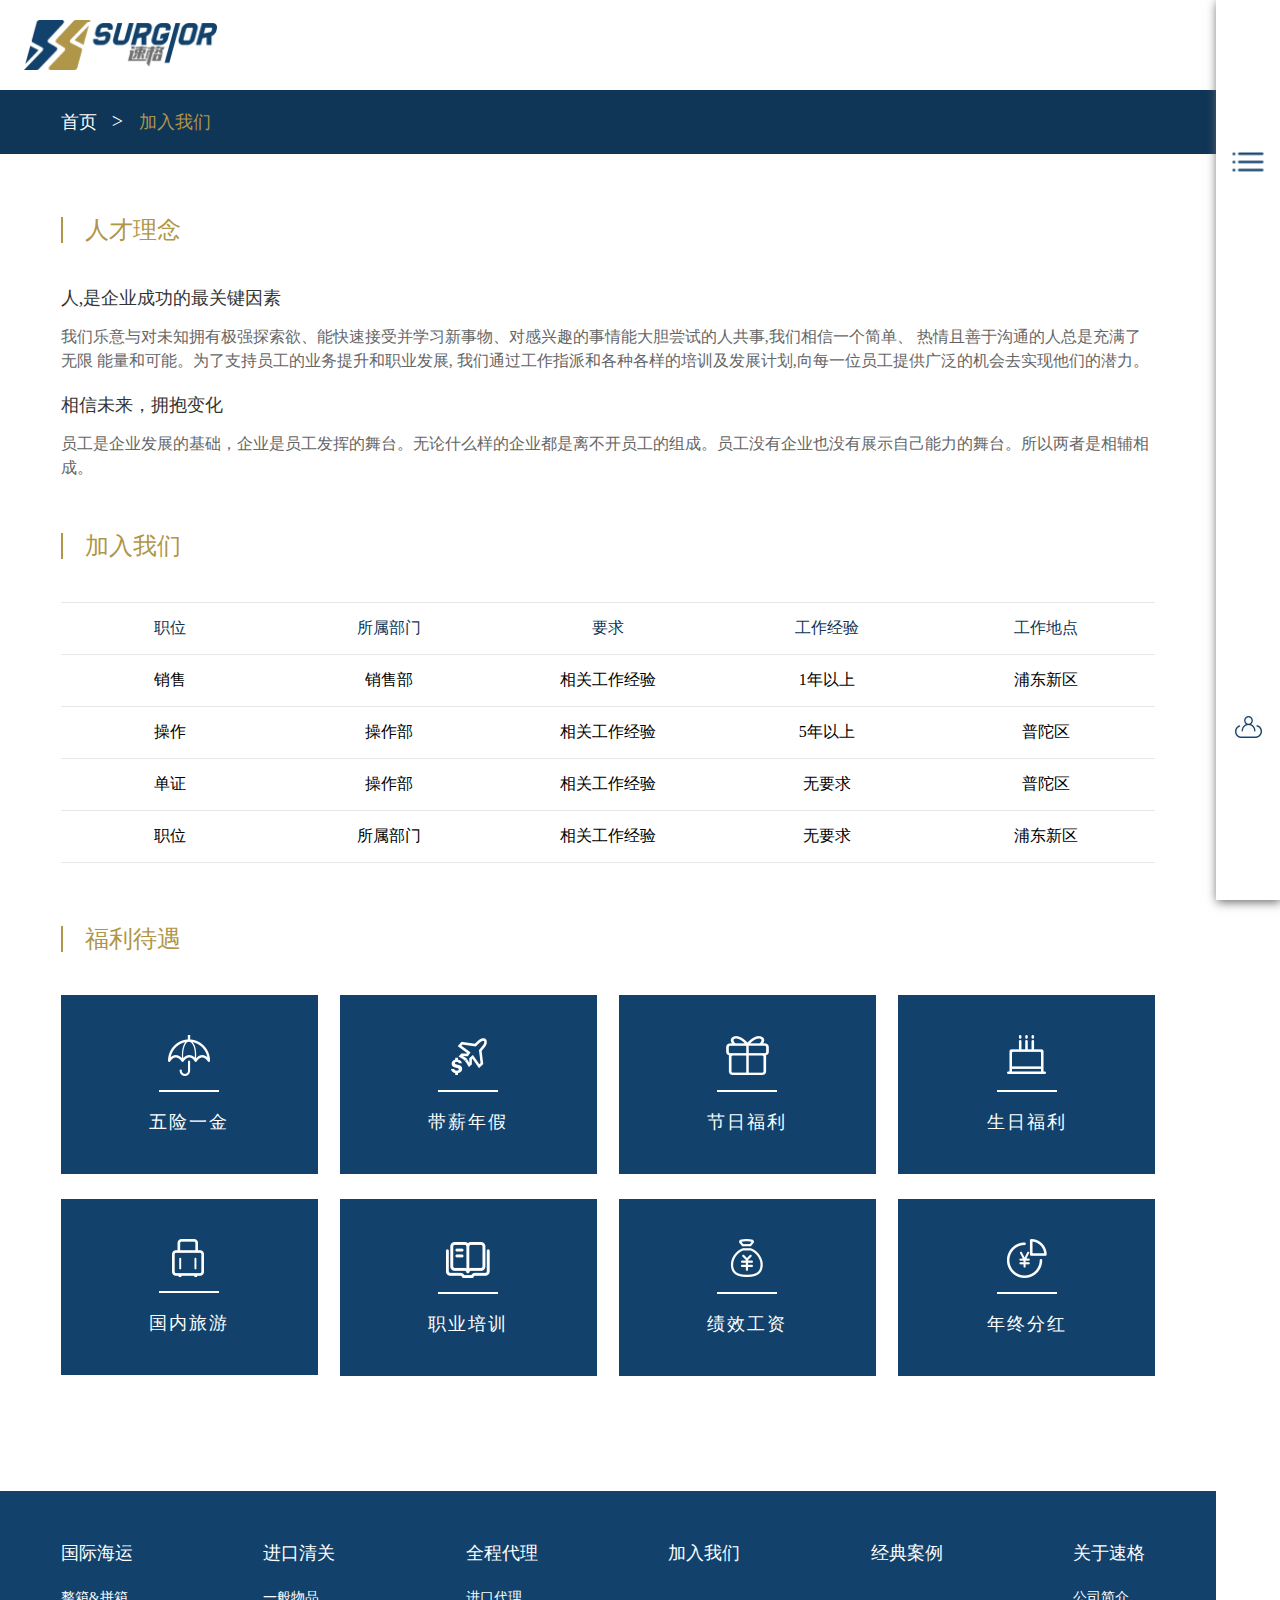
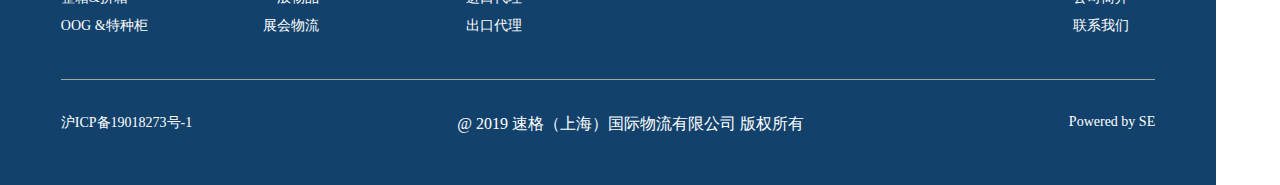
<file: jionus.html>
<!DOCTYPE html>
<html>

	<head>
		<meta charset="utf-8" />
		<meta name="author" content="ZJH" />
		<meta name="viewport" content="width=device-width, initial-scale=1.0, maximum-scale=1.0, user-scalable=0">
		<link rel="stylesheet" type="text/css" href="css/web.css" />
		<link rel="stylesheet" type="text/css" href="css/suge.css" />
		<link rel="stylesheet" type="text/css" href="css/font-awesome.min.css" />
		<link rel="stylesheet" type="text/css" href="css/swiper.min.css" />
		<link rel="stylesheet" type="text/css" href="css/navga.css" />
		<link rel="stylesheet" type="text/css" href="css/aos.css" />
		<script type="text/javascript" src="js/aos.js"></script>
		<script type="text/javascript" src="js/jquery-2.1.0.js"></script>
		<script type="text/javascript" src="js/navga.js"></script>
		<script type="text/javascript" src="js/swiper.min.js"></script>
		<title></title>

	</head>
	<!--[if lte IE 8]>
	<div class="web-ie2018">
   <dl>
      <h4>上海松一互联网设计官方热线：400 820 3965</h4> 
	  <h3>请升级浏览器版本</h3>
	  <h4>您正在使用旧版本浏览器。请升级浏览器以获得更好的体验。</h4>
	  <dd>
	    <a href="//www.google.com/chrome" target="_blank"><img src="/style/images/web-ie-icon1.jpg"><span>Chrome</span></a>
		<a href="//www.firefox.com/" target="_blank"><img src="/style/images/web-ie-icon2.jpg"><span>Firefox</span></a>
		<a href="//www.apple.com/safari/" target="_blank"><img src="/style/images/web-ie-icon3.jpg"><span>Safari</span></a>
		<a href="//www.microsoft.com/en-us/windows/microsoft-edge" target="_blank"><img src="/style/images/web-ie-icon4.jpg"><span>Edge</span></a>
	  </dd>
   </dl>
</div>

<![endif]-->

	<body class="clearfix drawer drawer--right">
		<div class="r-box">

			<div class="r-nav">
				<span class="cai"><img src="images/navs_03.png"/></span>
				<span class="tuichu1"><img src="images/tuichu_03.png"/></span>
			</div>

			<a class="user" href="###"><span><img src="images/index_10.jpg"/></span></a>
			<span class="tuichu2"><img src="images/tuichu_03.png"/></span>
		</div>

		<div class="l-box">
	
			<a href="index.html" class="top">
				<img src="images/icon_03.png" />
			</a>

			<!--nav导航页-->					
			<div class="nav clearfix">
				<div class="lef"></div>
				<div class="rig">
					<a class="in-logo" href="index.html"><img src="images/inlogo_03.png"/></a>
					<a class="in-sear" href="###"><img src="images/sear_03.png"/></a>
					<ul>
						<li>
							<a class="in-tit" href="###s">国际海运</a>
							
							<div class="in-txt">
								<a href="zhengxiang.html">整箱 & 拼箱</a>
								<a href="tezhong.html">OOG & 特种柜</a>
							</div>
						</li>
						<li>
							<a class="in-tit" href="###s">进口清关</a>
							
							<div class="in-txt">
								<a href="###">一般物品</a>
								<a href="###">展会物流</a>
							</div>
						</li>
						<li>
							<a class="in-tit" href="###s">全程代理</a>
							
							<div class="in-txt">
								<a href="jinkou.html">进口代理</a>
								<a href="chukou.html">出口代理</a>
							</div>
						</li>
						<li>
							<a class="in-tit" href="jionus.html">加入我们</a>
						</li>
						<li>
							<a class="in-tit" href="allcase.html">经典案例</a>
						</li>
						<li>
							<a class="in-tit" href="###s">关于速格</a>
							
							<div class="in-txt">
								<a href="about.html">公司简介 </a>
								<a href="callus.html">联系我们</a>
							</div>
						</li>						
					</ul>
					
					<a class="in-login" href="###">Login <span><img src="images/logicon_03.png"/></span></a>
					<a class="in-other" href="###">您想用其他帐户登录，还是忘记了密码？</a>
				</div>
					
			</div>
					
			<!--nav登录页-->
			<div class="login">
				<a class="inlogo" href="###"><img src="images/inlogo_03.png" /></a>
				<form>
					<h4><span><img src="images/user-icon_03.png"/></span>用户登录</h4>
					<div class="username">
						<span>账号 : </span>
						<input type="text" value="" />
					</div>
					<div class="password">
						<span>密码 : </span>
						<input type="password" value="" />
					</div>
					<button>登录</button>
				</form>
				<a class="gw" href="###">www.surgior.com</a>
			</div>

			<script>
				$(".user").click(function(){
					$(".login").animate({left:0},300);
					$(this).hide().next(".tuichu2").show();
					$(".r-nav").hide();
				})
				
				$(".tuichu2").click(function(){
					$(".login").animate({left:'100%'},300);
					$(this).hide().prev(".user").show();
					$(".r-nav").show();
				})
				
				$(".cai").click(function(){
					$(".nav").animate({left:0},300);
					$(this).hide().next(".tuichu1").show();
					$(".user").hide();
				})
				$(".tuichu1").click(function(){
					$(".nav").animate({left:'100%'},300);
					$(this).hide().prev(".cai").show();
					$(".user").show();
				})
			</script>

			<!--top-->
			<div class="bread">
				<div class="b-box">
					<h5>
					<a href="index.html">首页</a>
					<span> > </span>
					<a class="red" href="###">加入我们</a>
				</h5>
				</div>
			</div>

			<div class="ju-box">

				<div class="ju-floor1">
					<h3><span class="line"></span>人才理念</h3>
					<h4>人,是企业成功的最关键因素</h4>
					<p>我们乐意与对未知拥有极强探索欲、能快速接受并学习新事物、对感兴趣的事情能大胆尝试的人共事,我们相信一个简单、 热情且善于沟通的人总是充满了无限 能量和可能。为了支持员工的业务提升和职业发展, 我们通过工作指派和各种各样的培训及发展计划,向每一位员工提供广泛的机会去实现他们的潜力。</p>
					<h4>相信未来，拥抱变化</h4>
					<p>员工是企业发展的基础，企业是员工发挥的舞台。无论什么样的企业都是离不开员工的组成。员工没有企业也没有展示自己能力的舞台。所以两者是相辅相成。</p>
				</div>

				<div class="ju-floor2">
					<h3><span class="line"></span>加入我们</h3>
					<div class="ju-no1 biao">
						<p>职位</p>
						<p>所属部门</p>
						<p>要求</p>
						<p>工作经验</p>
						<p>工作地点</p>
					</div>
					<div class="ju-no2 biao">
						<p>销售</p>
						<p>销售部</p>
						<p>相关工作经验</p>
						<p>1年以上</p>
						<p>浦东新区</p>
					</div>
					<div class="ju-no3 biao">
						<p>操作</p>
						<p>操作部</p>
						<p>相关工作经验</p>
						<p>5年以上</p>
						<p>普陀区</p>
					</div>
					<div class="ju-no4 biao">
						<p>单证</p>
						<p>操作部</p>
						<p>相关工作经验</p>
						<p>无要求</p>
						<p>普陀区</p>
					</div>
					<div class="ju-no5 biao">
						<p>职位</p>
						<p>所属部门</p>
						<p>相关工作经验</p>
						<p>无要求</p>
						<p>浦东新区</p>
					</div>
				</div>

				<div class="ju-floor3">
					<h3><span class="line"></span>福利待遇</h3>
					<ul class="clearfix">
						<li>
							<img src="images/ju1.png" />
							<p class="line"></p>
							<p>五险一金</p>
						</li>
						<li>
							<img src="images/ju2.png" />
							<p class="line"></p>
							<p>带薪年假</p>
						</li>
						<li>
							<img src="images/ju3.png" />
							<p class="line"></p>
							<p>节日福利</p>
						</li>
						<li>
							<img src="images/ju4.png" />
							<p class="line"></p>
							<p>生日福利</p>
						</li>
						<li>
							<img src="images/ju5.png" />
							<p class="line"></p>
							<p>国内旅游</p>
						</li>
						<li>
							<img src="images/ju6.png" />
							<p class="line"></p>
							<p>职业培训</p>
						</li>
						<li>
							<img src="images/ju7.png" />
							<p class="line"></p>
							<p>绩效工资</p>
						</li>
						<li>
							<img src="images/ju8.png" />
							<p class="line"></p>
							<p>年终分红</p>
						</li>
					</ul>

				</div>

			</div>

		<!--footer-->
			<div class="footer">
				<div class="ft-box clearfix">
					<ul class="clearfix">
						<li>
							<h5><a href="###">国际海运</a></h5>
							<a href="zhengxiang.html">整箱&拼箱</a>
							<a href="tezhong.html">OOG &特种柜</a>
						</li>
						<li>

							<h5><a href="###">进口清关</a></h5>
							<a href="###">一般物品</a>
							<a href="###">展会物流</a>
						</li>
						<li>

							<h5><a href="###">全程代理</a></h5>
							<a href="jinkou.html">进口代理</a>
							<a href="chukou.html">出口代理</a>

						</li>
						<li>
							<h5><a href="jionus.html">加入我们</a></h5>
						</li>
						<li>

							<h5><a href="allcase.html">经典案例</a></h5>
						</li>
						<li>
							<h5><a href="###">关于速格</a></h5>
							<a href="about.html">公司简介 </a>
							<a href="callus.html">联系我们</a>
						</li>
					</ul>

					<div class="ft-down">
						<a class="a-left" href="http://www.beian.miit.gov.cn">沪ICP备19018273号-1</a>
						<p class="copyright">@ 2019 速格（上海）国际物流有限公司 版权所有</p>
						<a class="a-rigt" href="http://www.songyi.net/">Powered by SE</a>
					</div>
				</div>
			</div>
		</div>
		<script>
			AOS.init({
				duration: 1000,
				easing: 'ease-out-expo',
				once: true,
				/**只运行一次**/
				disable: window.innerWidth < 1024 /**小于1024像素则不执行动画**/
			})
		</script>
	</body>

</html>
</file>
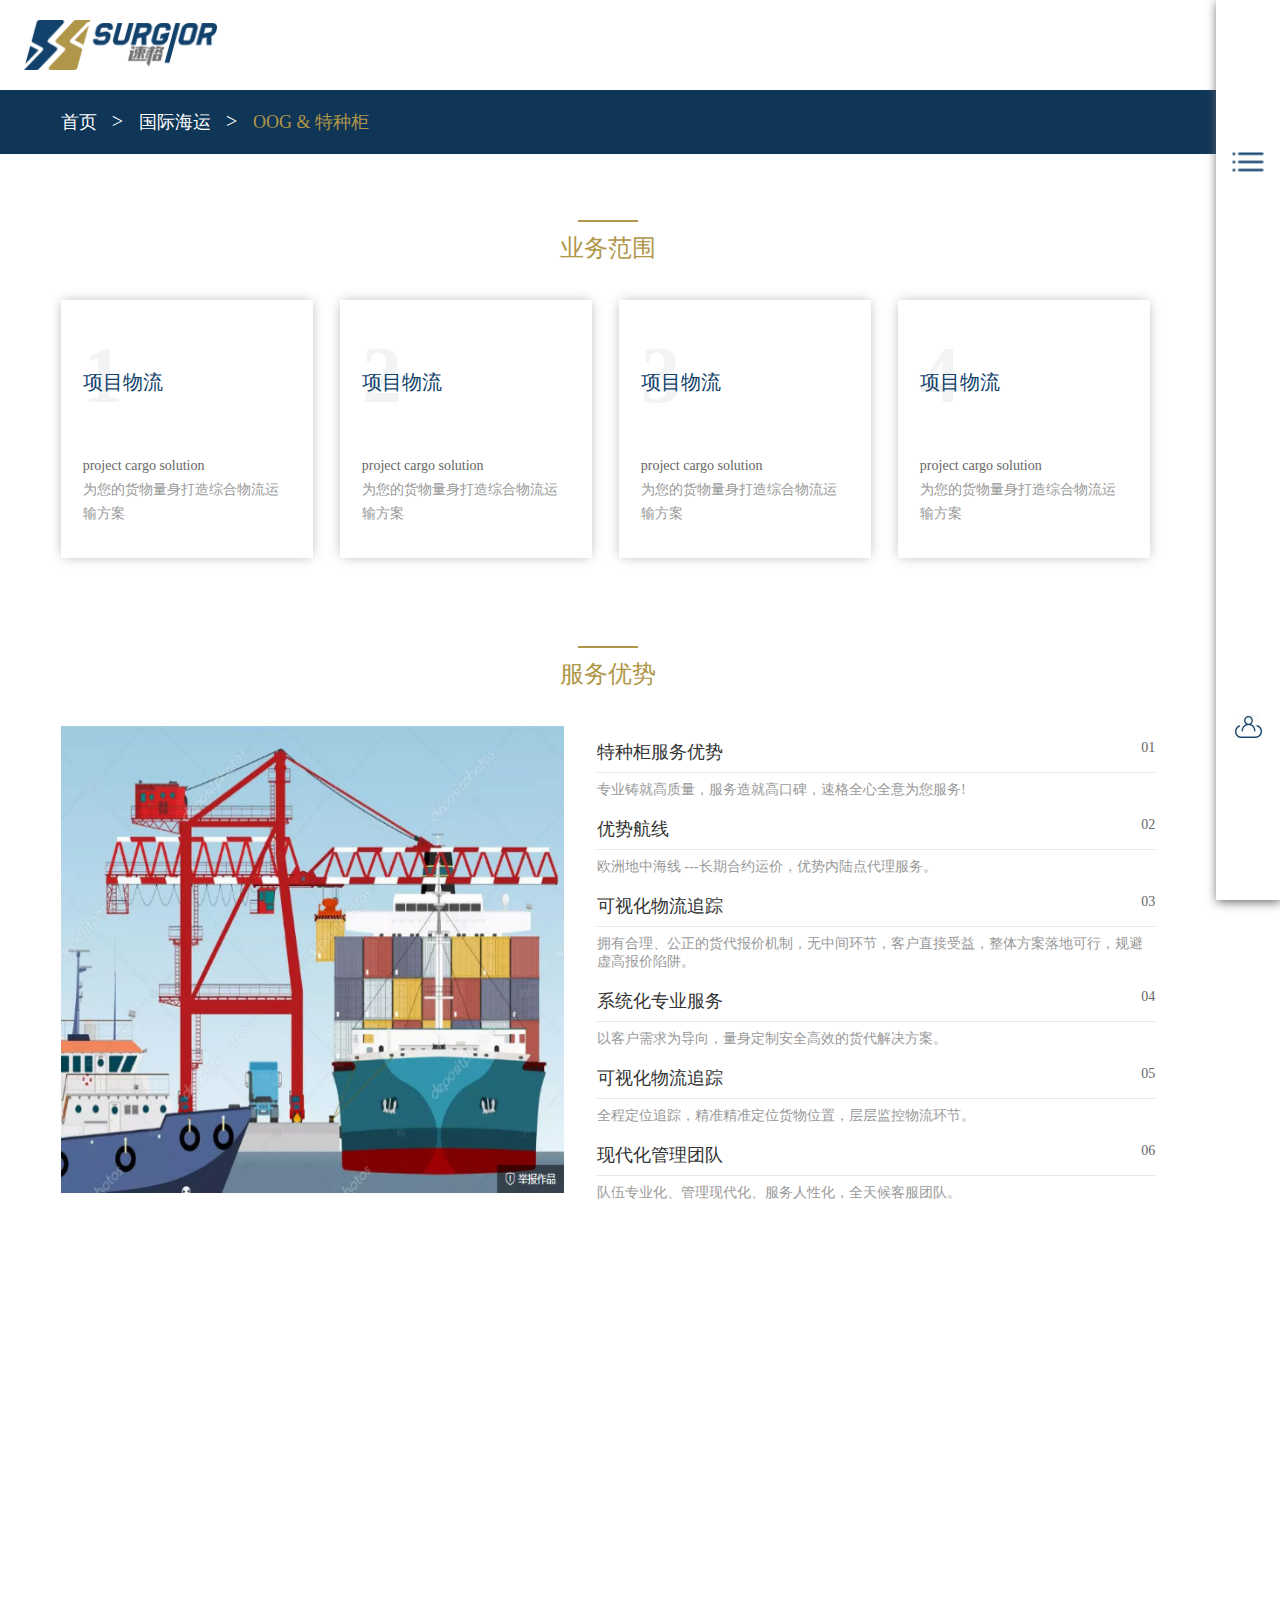
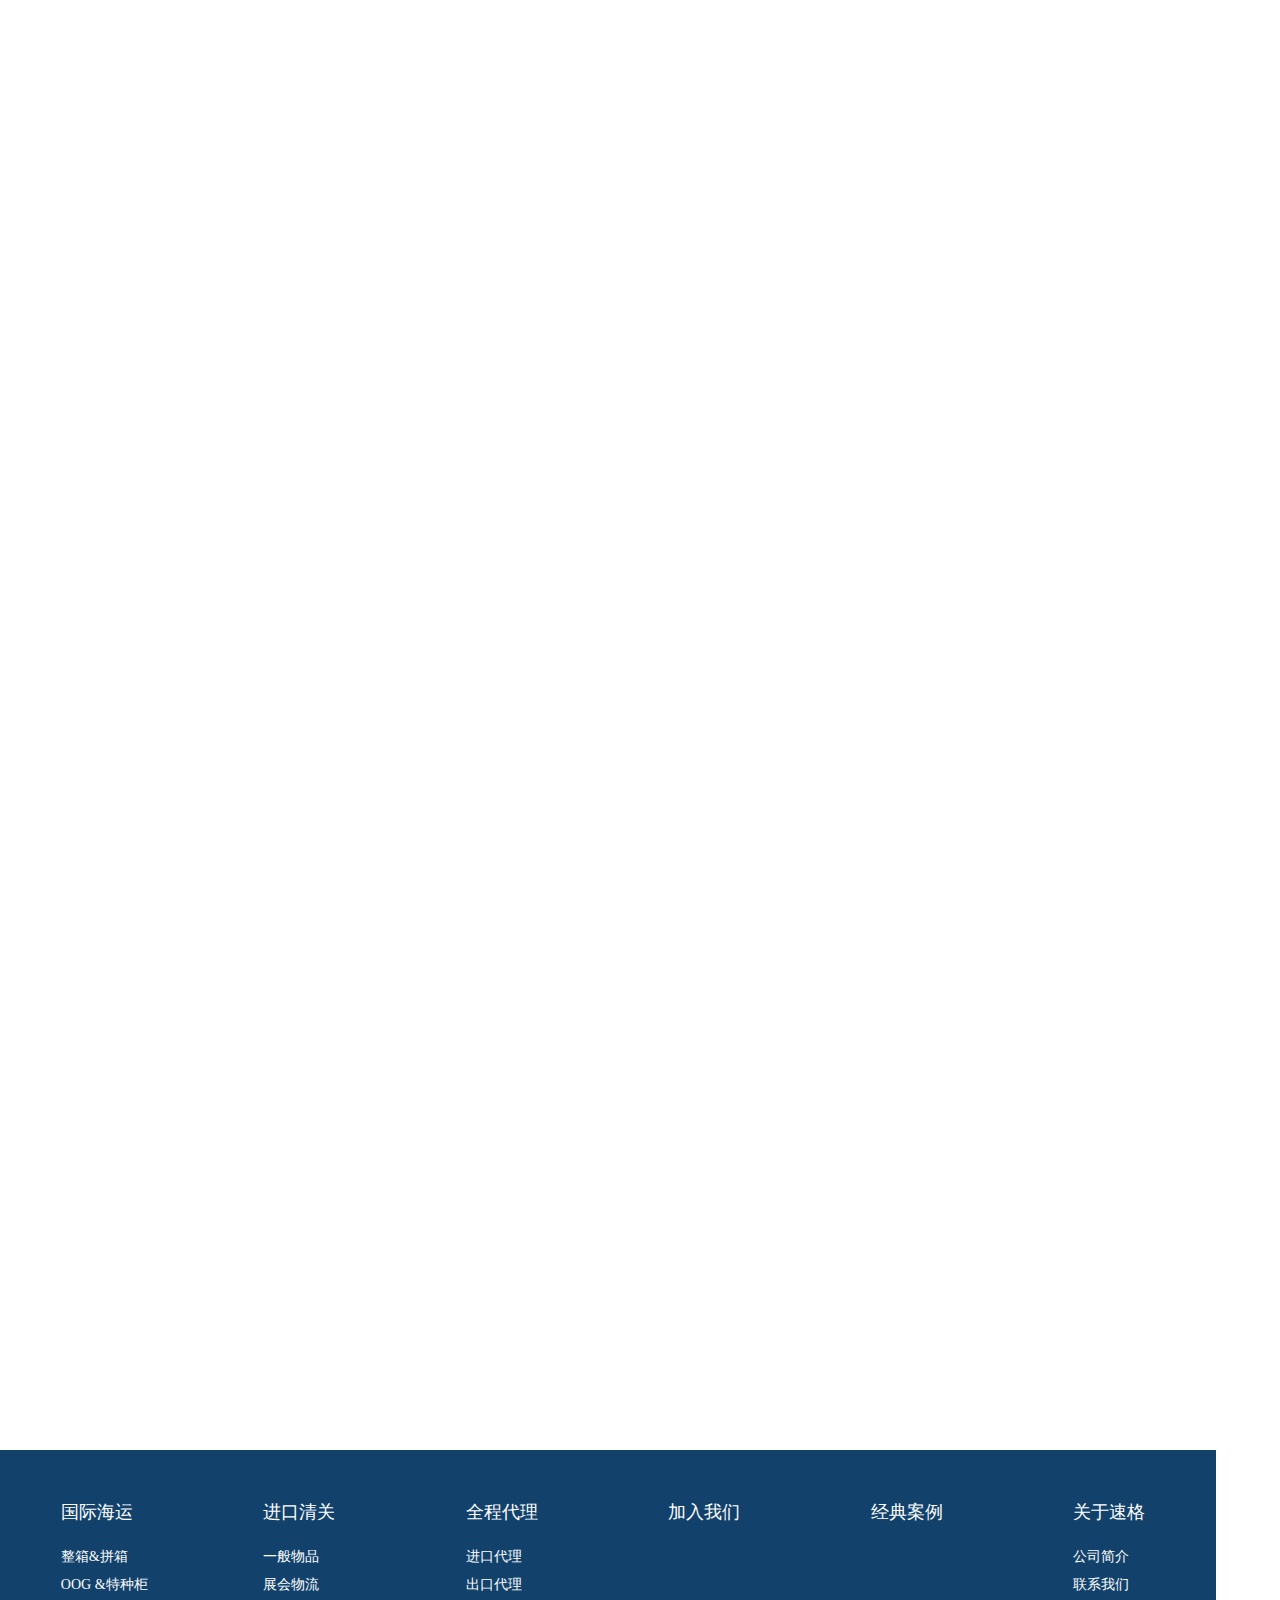
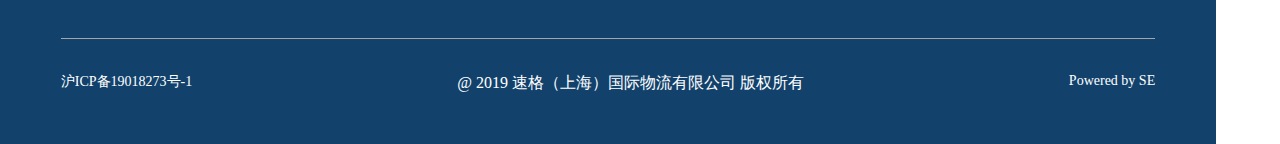
<file: tezhong.html>
<!DOCTYPE html>
<html>

	<head>
		<meta charset="utf-8" />
		<meta name="author" content="ZJH" />
		<meta name="viewport" content="width=device-width, initial-scale=1.0, maximum-scale=1.0, user-scalable=0">
		<link rel="stylesheet" type="text/css" href="css/web.css" />
		<link rel="stylesheet" type="text/css" href="css/suge.css" />
		<link rel="stylesheet" type="text/css" href="css/font-awesome.min.css" />
		<link rel="stylesheet" type="text/css" href="css/swiper.min.css" />
		<link rel="stylesheet" type="text/css" href="css/navga.css" />
		<link rel="stylesheet" type="text/css" href="css/aos.css" />
		<script type="text/javascript" src="js/aos.js"></script>
		<script type="text/javascript" src="js/jquery-2.1.0.js"></script>
		<script type="text/javascript" src="js/navga.js"></script>
		<script type="text/javascript" src="js/swiper.min.js"></script>
		<title></title>

	</head>
	<!--[if lte IE 8]>
	<div class="web-ie2018">
   <dl>
      <h4>上海松一互联网设计官方热线：400 820 3965</h4> 
	  <h3>请升级浏览器版本</h3>
	  <h4>您正在使用旧版本浏览器。请升级浏览器以获得更好的体验。</h4>
	  <dd>
	    <a href="//www.google.com/chrome" target="_blank"><img src="/style/images/web-ie-icon1.jpg"><span>Chrome</span></a>
		<a href="//www.firefox.com/" target="_blank"><img src="/style/images/web-ie-icon2.jpg"><span>Firefox</span></a>
		<a href="//www.apple.com/safari/" target="_blank"><img src="/style/images/web-ie-icon3.jpg"><span>Safari</span></a>
		<a href="//www.microsoft.com/en-us/windows/microsoft-edge" target="_blank"><img src="/style/images/web-ie-icon4.jpg"><span>Edge</span></a>
	  </dd>
   </dl>
</div>

<![endif]-->

	<body class="clearfix drawer drawer--right">
		<div class="r-box">

			<div class="r-nav">
				<span class="cai"><img src="images/navs_03.png"/></span>
				<span class="tuichu1"><img src="images/tuichu_03.png"/></span>
			</div>

			<a class="user" href="###"><span><img src="images/index_10.jpg"/></span></a>
			<span class="tuichu2"><img src="images/tuichu_03.png"/></span>
		</div>

		<div class="l-box">
	
			<a href="index.html" class="top">
				<img src="images/icon_03.png" />
			</a>

			<!--nav导航页-->					
			<div class="nav clearfix">
				<div class="lef"></div>
				<div class="rig">
					<a class="in-logo" href="index.html"><img src="images/inlogo_03.png"/></a>
					<a class="in-sear" href="###"><img src="images/sear_03.png"/></a>
					<ul>
						<li>
							<a class="in-tit" href="###s">国际海运</a>
							
							<div class="in-txt">
								<a href="zhengxiang.html">整箱 & 拼箱</a>
								<a href="tezhong.html">OOG & 特种柜</a>
							</div>
						</li>
						<li>
							<a class="in-tit" href="###s">进口清关</a>
							
							<div class="in-txt">
								<a href="###">一般物品</a>
								<a href="###">展会物流</a>
							</div>
						</li>
						<li>
							<a class="in-tit" href="###s">全程代理</a>
							
							<div class="in-txt">
								<a href="jinkou.html">进口代理</a>
								<a href="chukou.html">出口代理</a>
							</div>
						</li>
						<li>
							<a class="in-tit" href="jionus.html">加入我们</a>
						</li>
						<li>
							<a class="in-tit" href="allcase.html">经典案例</a>
						</li>
						<li>
							<a class="in-tit" href="###s">关于速格</a>
							
							<div class="in-txt">
								<a href="about.html">公司简介 </a>
								<a href="callus.html">联系我们</a>
							</div>
						</li>						
					</ul>
					
					<a class="in-login" href="###">Login <span><img src="images/logicon_03.png"/></span></a>
					<a class="in-other" href="###">您想用其他帐户登录，还是忘记了密码？</a>
				</div>
					
			</div>
					
			<!--nav登录页-->
			<div class="login">
				<a class="inlogo" href="###"><img src="images/inlogo_03.png" /></a>
				<form>
					<h4><span><img src="images/user-icon_03.png"/></span>用户登录</h4>
					<div class="username">
						<span>账号 : </span>
						<input type="text" value="" />
					</div>
					<div class="password">
						<span>密码 : </span>
						<input type="password" value="" />
					</div>
					<button>登录</button>
				</form>
				<a class="gw" href="###">www.surgior.com</a>
			</div>

			<script>
				$(".user").click(function(){
					$(".login").animate({left:0},300);
					$(this).hide().next(".tuichu2").show();
					$(".r-nav").hide();
				})
				
				$(".tuichu2").click(function(){
					$(".login").animate({left:'100%'},300);
					$(this).hide().prev(".user").show();
					$(".r-nav").show();
				})
				
				$(".cai").click(function(){
					$(".nav").animate({left:0},300);
					$(this).hide().next(".tuichu1").show();
					$(".user").hide();
				})
				$(".tuichu1").click(function(){
					$(".nav").animate({left:'100%'},300);
					$(this).hide().prev(".cai").show();
					$(".user").show();
				})
			</script>

			<!--top-->
			<div class="bread">
				<div class="b-box">
					<h5>
					<a href="index.html">首页</a>
					<span> > </span>
					<a href="###">国际海运</a>
					<span> > </span>
					<a class="red" href="###">OOG & 特种柜</a>
				</h5>
				</div>
			</div>

			<div class="og-floor1">
				<div class="og-box" aos="fade-up">
					<p class="line"></p>
					<h4>业务范围</h4>
					<ul class="clearfix">
						<li>
							<h5><p>项目物流</p><span>1</span></h5>
							<p class="en">project cargo solution</p>
							<p>为您的货物量身打造综合物流运 输方案
							</p>
						</li>
						<li>
							<h5><p>项目物流</p><span>2</span></h5>
							<p class="en">project cargo solution</p>
							<p>为您的货物量身打造综合物流运 输方案
							</p>
						</li>
						<li>
							<h5><p>项目物流</p><span>3</span></h5>
							<p class="en">project cargo solution</p>
							<p>为您的货物量身打造综合物流运 输方案
							</p>
						</li>
						<li>
							<h5><p>项目物流</p><span>4</span></h5>
							<p class="en">project cargo solution</p>
							<p>为您的货物量身打造综合物流运 输方案
							</p>
						</li>
					</ul>
				</div>
			</div>

			<div class="og-floor2">
				<div class="og-box clearfix" aos="fade-up">
					<p class="line"></p>
					<h4>服务优势</h4>
					<div class="lef"><img src="images/ogpic_03.jpg" /></div>
					<ul>
						<li>
							<h5>特种柜服务优势<span>01</span></h5>
							<p>专业铸就高质量，服务造就高口碑，速格全心全意为您服务!</p>
						</li>
						<li>
							<h5>优势航线<span>02</span></h5>
							<p>欧洲地中海线 ---长期合约运价，优势内陆点代理服务。</p>
						</li>
						<li>
							<h5>可视化物流追踪<span>03</span></h5>
							<p>拥有合理、公正的货代报价机制，无中间环节，客户直接受益，整体方案落地可行，规避虚高报价陷阱。</p>
						</li>
						<li>
							<h5>系统化专业服务<span>04</span></h5>
							<p>以客户需求为导向，量身定制安全高效的货代解决方案。</p>
						</li>
						<li>
							<h5>可视化物流追踪<span>05</span></h5>
							<p>全程定位追踪，精准精准定位货物位置，层层监控物流环节。</p>
						</li>
						<li>
							<h5>现代化管理团队<span>06</span></h5>
							<p>队伍专业化、管理现代化、服务人性化，全天候客服团队。</p>
						</li>
					</ul>
				</div>
			</div>

			<div class="og-floor3">
				<div class="og-box" aos="fade-up">
					<p class="line"></p>
					<h4>载重及负荷</h4>
					<div class="list">
						<h5>特种柜超重及时载重负荷</h5>
						<div class="biao">
							<img src="images/biao_04_03.png" />
						</div>
					</div>

					<ul>
						<li>
							<h5>二十呎全高開頂貨櫃 <span class="fa fa-angle-right"></span></h5>
							<div class="list2 clearfix">
								<div class="list-lef">
									<h6>外部尺寸</h6>
									<div class="lef1">
										<div class="chang">
											<p class="yellow">长</p>
											<p>20'-0"</p>
											<p>6.058 m</p>
										</div>
										<div class="kuan">
											<p class="yellow">宽</p>
											<p>8'-0"</p>
											<p>2.438 m</p>
										</div>
										<div class="gao">
											<p class="yellow">高</p>
											<p>8'-6"</p>
											<p>2.591 m</p>
										</div>
									</div>
																		
									<h6>內部尺寸</h6>
									<div class="lef1">
										<div class="chang">
											<p class="yellow">长</p>
											<p>19'-4"</p>
											<p>5.898 m</p>
										</div>
										<div class="kuan">
											<p class="yellow">宽</p>
											<p>7'9"</p>
											<p>2.352 m</p>
										</div>
										<div class="gao">
											<p class="yellow">高</p>
											<p>7'8"</p>
											<p>2.348 m</p>
										</div>
									</div>
									
									<h6>重量限制</h6>
									<div class="lef1">
										<div class="chang">
											<p class="yellow">總重</p>
											<p>52,910 lb</p>
											<p>24,000 kg</p>
										</div>
										<div class="kuan">
											<p class="yellow">空櫃重</p>
											<p>5,310 lb</p>
											<p>2,410 kg</p>
										</div>
										<div class="gao">
											<p class="yellow">貨物淨重</p>
											<p>47,600 lb</p>
											<p>21,590 kg</p>
										</div>
									</div>
								</div>
								<div class="list-rig">
									<div class="pic"><img src="images/box0_03.jpg"/></div>
								</div>

								<div class="list-down">
									<div class="nr">
										<p class="blue">內容積 ( 立方米 )</p>
										<p>32.5</p>
									</div>
									<div class="nr1">
										<p class="blue">內容積 ( 立方呎 )</p>
										<p>1148</p>
									</div>
								</div>
								<h6 class="blue">附註</h6>
								<h6>上述資料僅供參考，實際尺寸及重量應以各櫃櫃體所標示者為準。</h6>
							</div>
						</li>
						<li>
							<h5>四十呎超高開頂貨櫃 <span class="fa fa-angle-right"></span></h5>
							<div class="list2 clearfix">
								<div class="list-lef">
									<h6>外部尺寸</h6>
									<div class="lef1">
										<div class="chang">
											<p class="yellow">长</p>
											<p>20'-0"</p>
											<p>6.058 m</p>
										</div>
										<div class="kuan">
											<p class="yellow">宽</p>
											<p>8'-0"</p>
											<p>2.438 m</p>
										</div>
										<div class="gao">
											<p class="yellow">高</p>
											<p>8'-6"</p>
											<p>2.591 m</p>
										</div>
									</div>
																		
									<h6>內部尺寸</h6>
									<div class="lef1">
										<div class="chang">
											<p class="yellow">长</p>
											<p>19'-4"</p>
											<p>5.898 m</p>
										</div>
										<div class="kuan">
											<p class="yellow">宽</p>
											<p>7'9"</p>
											<p>2.352 m</p>
										</div>
										<div class="gao">
											<p class="yellow">高</p>
											<p>7'8"</p>
											<p>2.348 m</p>
										</div>
									</div>
									
									<h6>重量限制</h6>
									<div class="lef1">
										<div class="chang">
											<p class="yellow">總重</p>
											<p>52,910 lb</p>
											<p>24,000 kg</p>
										</div>
										<div class="kuan">
											<p class="yellow">空櫃重</p>
											<p>5,310 lb</p>
											<p>2,410 kg</p>
										</div>
										<div class="gao">
											<p class="yellow">貨物淨重</p>
											<p>47,600 lb</p>
											<p>21,590 kg</p>
										</div>
									</div>
								</div>
								<div class="list-rig">
									<div class="pic"><img src="images/box0_03.jpg"/></div>
								</div>
								<div class="list-down">
									<div class="nr">
										<p class="blue">內容積 ( 立方米 )</p>
										<p>32.5</p>
									</div>
									<div class="nr1">
										<p class="blue">內容積 ( 立方呎 )</p>
										<p>1148</p>
									</div>
								</div>
								<h6 class="blue">附註</h6>
								<h6>上述資料僅供參考，實際尺寸及重量應以各櫃櫃體所標示者為準。</h6>
							</div>
						</li>
						<li>
							<h5>四十呎超高開頂貨櫃 <span class="fa fa-angle-right"></span></h5>
							<div class="list2 clearfix">
								<div class="list-lef">
									<h6>外部尺寸</h6>
									<div class="lef1">
										<div class="chang">
											<p class="yellow">长</p>
											<p>20'-0"</p>
											<p>6.058 m</p>
										</div>
										<div class="kuan">
											<p class="yellow">宽</p>
											<p>8'-0"</p>
											<p>2.438 m</p>
										</div>
										<div class="gao">
											<p class="yellow">高</p>
											<p>8'-6"</p>
											<p>2.591 m</p>
										</div>
									</div>
																		
									<h6>內部尺寸</h6>
									<div class="lef1">
										<div class="chang">
											<p class="yellow">长</p>
											<p>19'-4"</p>
											<p>5.898 m</p>
										</div>
										<div class="kuan">
											<p class="yellow">宽</p>
											<p>7'9"</p>
											<p>2.352 m</p>
										</div>
										<div class="gao">
											<p class="yellow">高</p>
											<p>7'8"</p>
											<p>2.348 m</p>
										</div>
									</div>
									
									<h6>重量限制</h6>
									<div class="lef1">
										<div class="chang">
											<p class="yellow">總重</p>
											<p>52,910 lb</p>
											<p>24,000 kg</p>
										</div>
										<div class="kuan">
											<p class="yellow">空櫃重</p>
											<p>5,310 lb</p>
											<p>2,410 kg</p>
										</div>
										<div class="gao">
											<p class="yellow">貨物淨重</p>
											<p>47,600 lb</p>
											<p>21,590 kg</p>
										</div>
									</div>
								</div>
								<div class="list-rig">
									<div class="pic"><img src="images/box0_03.jpg"/></div>
								</div>
								<div class="list-down">
									<div class="nr">
										<p class="blue">內容積 ( 立方米 )</p>
										<p>32.5</p>
									</div>
									<div class="nr1">
										<p class="blue">內容積 ( 立方呎 )</p>
										<p>1148</p>
									</div>
								</div>
								<h6 class="blue">附註</h6>
								<h6>上述資料僅供參考，實際尺寸及重量應以各櫃櫃體所標示者為準。</h6>
							</div>
						</li>
						<li>
							<h5>二十呎前後板框可折疊式之床式、平台兩用貨櫃 <span class="fa fa-angle-right"></span></h5>
							<div class="list2 clearfix">
								<div class="list-lef">
									<h6>外部尺寸</h6>
									<div class="lef1">
										<div class="chang">
											<p class="yellow">长</p>
											<p>20'-0"</p>
											<p>6.058 m</p>
										</div>
										<div class="kuan">
											<p class="yellow">宽</p>
											<p>8'-0"</p>
											<p>2.438 m</p>
										</div>
										<div class="gao">
											<p class="yellow">高</p>
											<p>8'-6"</p>
											<p>2.591 m</p>
										</div>
									</div>
																		
									<h6>內部尺寸</h6>
									<div class="lef1">
										<div class="chang">
											<p class="yellow">长</p>
											<p>19'-4"</p>
											<p>5.898 m</p>
										</div>
										<div class="kuan">
											<p class="yellow">宽</p>
											<p>7'9"</p>
											<p>2.352 m</p>
										</div>
										<div class="gao">
											<p class="yellow">高</p>
											<p>7'8"</p>
											<p>2.348 m</p>
										</div>
									</div>
									
									<h6>重量限制</h6>
									<div class="lef1">
										<div class="chang">
											<p class="yellow">總重</p>
											<p>52,910 lb</p>
											<p>24,000 kg</p>
										</div>
										<div class="kuan">
											<p class="yellow">空櫃重</p>
											<p>5,310 lb</p>
											<p>2,410 kg</p>
										</div>
										<div class="gao">
											<p class="yellow">貨物淨重</p>
											<p>47,600 lb</p>
											<p>21,590 kg</p>
										</div>
									</div>
								</div>
								<div class="list-rig">
									<div class="pic"><img src="images/box0_03.jpg"/></div>
								</div>
								<div class="list-down">
									<div class="nr">
										<p class="blue">內容積 ( 立方米 )</p>
										<p>32.5</p>
									</div>
									<div class="nr1">
										<p class="blue">內容積 ( 立方呎 )</p>
										<p>1148</p>
									</div>
								</div>
								<h6 class="blue">附註</h6>
								<h6>上述資料僅供參考，實際尺寸及重量應以各櫃櫃體所標示者為準。</h6>
							</div>
						</li>
						<li>
							<h5>四十呎前後板框可折疊式之床式、平台兩用貨櫃 <span class="fa fa-angle-right"></span></h5>
							<div class="list2 clearfix">
								<div class="list-lef">
									<h6>外部尺寸</h6>
									<div class="lef1">
										<div class="chang">
											<p class="yellow">长</p>
											<p>20'-0"</p>
											<p>6.058 m</p>
										</div>
										<div class="kuan">
											<p class="yellow">宽</p>
											<p>8'-0"</p>
											<p>2.438 m</p>
										</div>
										<div class="gao">
											<p class="yellow">高</p>
											<p>8'-6"</p>
											<p>2.591 m</p>
										</div>
									</div>
																		
									<h6>內部尺寸</h6>
									<div class="lef1">
										<div class="chang">
											<p class="yellow">长</p>
											<p>19'-4"</p>
											<p>5.898 m</p>
										</div>
										<div class="kuan">
											<p class="yellow">宽</p>
											<p>7'9"</p>
											<p>2.352 m</p>
										</div>
										<div class="gao">
											<p class="yellow">高</p>
											<p>7'8"</p>
											<p>2.348 m</p>
										</div>
									</div>
									
									<h6>重量限制</h6>
									<div class="lef1">
										<div class="chang">
											<p class="yellow">總重</p>
											<p>52,910 lb</p>
											<p>24,000 kg</p>
										</div>
										<div class="kuan">
											<p class="yellow">空櫃重</p>
											<p>5,310 lb</p>
											<p>2,410 kg</p>
										</div>
										<div class="gao">
											<p class="yellow">貨物淨重</p>
											<p>47,600 lb</p>
											<p>21,590 kg</p>
										</div>
									</div>
								</div>
								<div class="list-rig">
									<div class="pic"><img src="images/box0_03.jpg"/></div>
								</div>
								<div class="list-down">
									<div class="nr">
										<p class="blue">內容積 ( 立方米 )</p>
										<p>32.5</p>
									</div>
									<div class="nr1">
										<p class="blue">內容積 ( 立方呎 )</p>
										<p>1148</p>
									</div>
								</div>
								<h6 class="blue">附註</h6>
								<h6>上述資料僅供參考，實際尺寸及重量應以各櫃櫃體所標示者為準。</h6>
							</div>
						</li>
					</ul>
					<script>
						$("li").click(function() {
							$(this).find(".list2").slideToggle();
							$(this).toggleClass("blue");
							$(this).toggleClass("rotate");
						})
					</script>
				</div>
			</div>

			<div class="og-floor4">
				<div class="og-box clearfix" aos="fade-up">
					<p class="line"></p>
					<h4>适用产品</h4>

					<div class="lef"><img src="images/cyj_03.jpg" /></div>
					<div class="rig">
						<div class="jst">
							<div class="swiper-container swiperx">
								<div class="swiper-wrapper">
									<div class="swiper-slide">
										<ul class="clearfix">
											<li>救生艇</li>
											<li>救生艇</li>
											<li>救生艇</li>
											<li>救生艇</li>
											<li>救生艇</li>
											<li>救生艇</li>
											<li>救生艇</li>
											<li>救生艇</li>
											<li>救生艇</li>
											<li>救生艇</li>
											<li>救生艇</li>
											<li>救生艇</li>
											<li>救生艇</li>
											<li>救生艇</li>
											<li>救生艇</li>
											<li>救生艇</li>
											<li>救生艇</li>
											<li>救生艇</li>
											<li>救生艇</li>
											<li>救生艇</li>
											<li>救生艇</li>
											<li>救生艇</li>
											<li>救生艇</li>
											<li>救生艇</li>
											<li>救生艇</li>
											<li>救生艇</li>
											<li>救生艇</li>
											<li>救生艇</li>
											<li>救生艇</li>
											<li>救生艇</li>
											<li>救生艇</li>
											<li>救生艇</li>
											<li>救生艇</li>
											<li>救生艇</li>
											<li>救生艇</li>
											<li>救生艇</li>
										</ul>
									</div>
									<div class="swiper-slide">
										<ul class="clearfix">
											<li>救生艇</li>
											<li>救生艇</li>
											<li>救生艇</li>
											<li>救生艇</li>
											<li>救生艇</li>
											<li>救生艇</li>
											<li>救生艇</li>
											<li>救生艇</li>
											<li>救生艇</li>
											<li>救生艇</li>
											<li>救生艇</li>
											<li>救生艇</li>
											<li>救生艇</li>
											<li>救生艇</li>
											<li>救生艇</li>
											<li>救生艇</li>
											<li>救生艇</li>
											<li>救生艇</li>
											<li>救生艇</li>
											<li>救生艇</li>
											<li>救生艇</li>
											<li>救生艇</li>
											<li>救生艇</li>
											<li>救生艇</li>
											<li>救生艇</li>
											<li>救生艇</li>
											<li>救生艇</li>
											<li>救生艇</li>
											<li>救生艇</li>
											<li>救生艇</li>
											<li>救生艇</li>
											<li>救生艇</li>
											<li>救生艇</li>
											<li>救生艇</li>
											<li>救生艇</li>
											<li>救生艇</li>
										</ul>
									</div>
								</div>							
								<div class="swiper-button-next">
									<span class="fa fa-angle-right"></span>
								</div>
							</div>

							<script>
								var swiper = new Swiper('.swiperx', {
									pagination: '.swiper-pagination',
									paginationClickable: true,
									slidesPerView: 1,
									spaceBetween: 30,
									loop: true,
									navigation: {
										nextEl: '.swiper-button-next',
										prevEl: '.swiper-button-prev',
									},
								});
							</script>
						</div>
					</div>

				</div>
			</div>

			<div class="og-floor5">
				<div class="og-box" aos="fade-up">
					<p class="line"></p>
					<h4>价格因素</h4>
					<p class="line1"></p>
					<ul class="clearfix">
						<li>
							<p>货物尺寸</p>
							<div class="round"></div>
							<span class="line2"></span>
						</li>
						<li>
							<p>箱源情况</p>
							<div class="round"></div>
							<span class="line2"></span>
						</li>
						<li>
							<p>是否中转</p>
							<div class="round"></div>
							<span class="line2"></span>
						</li>
						<li>
							<p>货物重量</p>
							<div class="round"></div>
							<span class="line2"></span>
						</li>
						<li>
							<p>码头吊机</p>
							<div class="round"></div>
							<span class="line2"></span>
						</li>
						<li>
							<p>是否母船</p>
							<div class="round"></div>
							<span class="line2"></span>
						</li>
						<li>
							<p>普柜运价</p>
							<div class="round"></div>
							<span class="line2"></span>
						</li>
						<li>
							<p>最终港口</p>
							<div class="round"></div>
							<span class="line2"></span>
						</li>
						<li>
							<p>舱位情况</p>
							<div class="round"></div>
							<span class="line2"></span>
						</li>
					</ul>
				</div>
			</div>

			<!--footer-->
			<div class="footer">
				<div class="ft-box clearfix">
					<ul class="clearfix">
						<li>

							<h5><a href="###">国际海运</a></h5>
							<a href="zhengxiang.html">整箱&拼箱</a>
							<a href="tezhong.html">OOG &特种柜</a>
						</li>
						<li>

							<h5><a href="###">进口清关</a></h5>
							<a href="###">一般物品</a>
							<a href="###">展会物流</a>
						</li>
						<li>

							<h5><a href="###">全程代理</a></h5>
							<a href="jinkou.html">进口代理</a>
							<a href="chukou.html">出口代理</a>

						</li>
						<li>
							<h5><a href="jionus.html">加入我们</a></h5>
						</li>
						<li>

							<h5><a href="allcase.html">经典案例</a></h5>
						</li>
						<li>
							<h5><a href="###">关于速格</a></h5>
							<a href="about.html">公司简介 </a>
							<a href="callus.html">联系我们</a>
						</li>
					</ul>

					<div class="ft-down">
						<a class="a-left" href="http://www.beian.miit.gov.cn">沪ICP备19018273号-1</a>
						<p class="copyright">@ 2019 速格（上海）国际物流有限公司 版权所有</p>
						<a class="a-rigt" href="http://www.songyi.net/">Powered by SE</a>
					</div>
				</div>
			</div>
		</div>
		<script>
			AOS.init({
				duration: 1000,
				easing: 'ease-out-expo',
				once: true,
				/**只运行一次**/
				disable: window.innerWidth < 1024 /**小于1024像素则不执行动画**/
			})
		</script>
	</body>

</html>
</file>
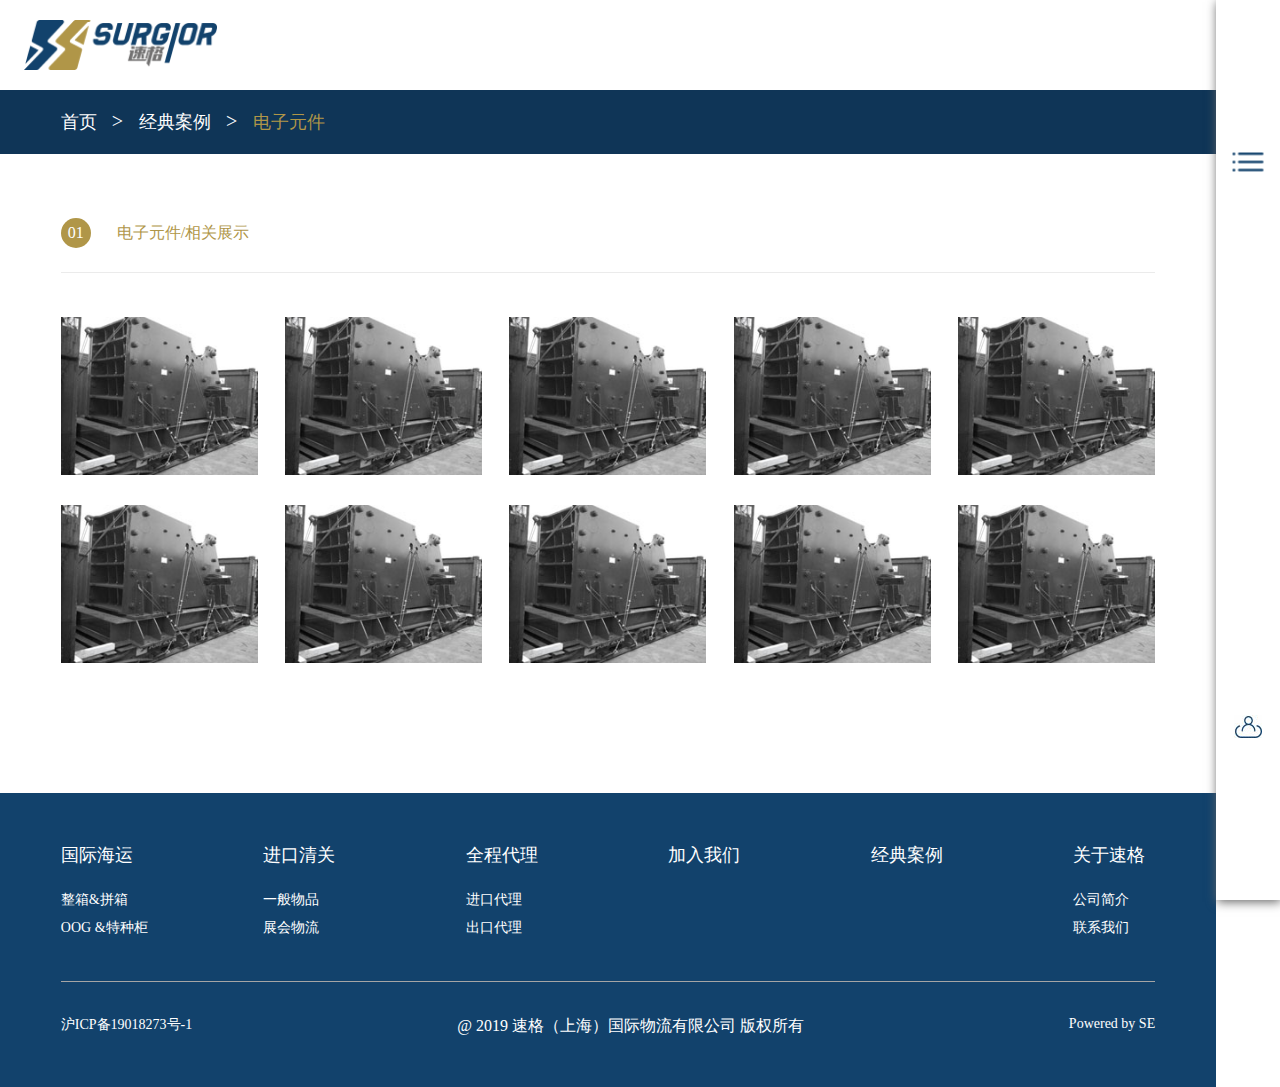
<file: yuanjian.html>
<!DOCTYPE html>
<html>

	<head>
		<meta charset="utf-8" />
		<meta name="author" content="ZJH" />
		<meta name="viewport" content="width=device-width, initial-scale=1.0, maximum-scale=1.0, user-scalable=0">
		<link rel="stylesheet" type="text/css" href="css/web.css" />
		<link rel="stylesheet" type="text/css" href="css/suge.css" />
		<link rel="stylesheet" type="text/css" href="css/font-awesome.min.css" />
		<link rel="stylesheet" type="text/css" href="css/swiper.min.css" />
		<link rel="stylesheet" type="text/css" href="css/navga.css" />
		<link rel="stylesheet" type="text/css" href="css/aos.css" />
		<script type="text/javascript" src="js/aos.js"></script>
		<script type="text/javascript" src="js/jquery-2.1.0.js"></script>
		<script type="text/javascript" src="js/navga.js"></script>
		<script type="text/javascript" src="js/swiper.min.js"></script>
		<title></title>

	</head>
	<!--[if lte IE 8]>
	<div class="web-ie2018">
   <dl>
      <h4>上海松一互联网设计官方热线：400 820 3965</h4> 
	  <h3>请升级浏览器版本</h3>
	  <h4>您正在使用旧版本浏览器。请升级浏览器以获得更好的体验。</h4>
	  <dd>
	    <a href="//www.google.com/chrome" target="_blank"><img src="/style/images/web-ie-icon1.jpg"><span>Chrome</span></a>
		<a href="//www.firefox.com/" target="_blank"><img src="/style/images/web-ie-icon2.jpg"><span>Firefox</span></a>
		<a href="//www.apple.com/safari/" target="_blank"><img src="/style/images/web-ie-icon3.jpg"><span>Safari</span></a>
		<a href="//www.microsoft.com/en-us/windows/microsoft-edge" target="_blank"><img src="/style/images/web-ie-icon4.jpg"><span>Edge</span></a>
	  </dd>
   </dl>
</div>

<![endif]-->

	<body class="clearfix drawer drawer--right">
		<div class="r-box">

			<div class="r-nav">
				<span class="cai"><img src="images/navs_03.png"/></span>
				<span class="tuichu1"><img src="images/tuichu_03.png"/></span>
			</div>

			<a class="user" href="###"><span><img src="images/index_10.jpg"/></span></a>
			<span class="tuichu2"><img src="images/tuichu_03.png"/></span>
		</div>

		<div class="l-box">
	
			<a href="index.html" class="top">
				<img src="images/icon_03.png" />
			</a>

			<!--nav导航页-->					
			<div class="nav clearfix">
				<div class="lef"></div>
				<div class="rig">
					<a class="in-logo" href="index.html"><img src="images/inlogo_03.png"/></a>
					<a class="in-sear" href="###"><img src="images/sear_03.png"/></a>
					<ul>
						<li>
							<a class="in-tit" href="###s">国际海运</a>
							
							<div class="in-txt">
								<a href="zhengxiang.html">整箱 & 拼箱</a>
								<a href="tezhong.html">OOG & 特种柜</a>
							</div>
						</li>
						<li>
							<a class="in-tit" href="###s">进口清关</a>
							
							<div class="in-txt">
								<a href="###">一般物品</a>
								<a href="###">展会物流</a>
							</div>
						</li>
						<li>
							<a class="in-tit" href="###s">全程代理</a>
							
							<div class="in-txt">
								<a href="jinkou.html">进口代理</a>
								<a href="chukou.html">出口代理</a>
							</div>
						</li>
						<li>
							<a class="in-tit" href="jionus.html">加入我们</a>
						</li>
						<li>
							<a class="in-tit" href="allcase.html">经典案例</a>
						</li>
						<li>
							<a class="in-tit" href="###s">关于速格</a>
							
							<div class="in-txt">
								<a href="about.html">公司简介 </a>
								<a href="callus.html">联系我们</a>
							</div>
						</li>						
					</ul>
					
					<a class="in-login" href="###">Login <span><img src="images/logicon_03.png"/></span></a>
					<a class="in-other" href="###">您想用其他帐户登录，还是忘记了密码？</a>
				</div>
					
			</div>
					
			<!--nav登录页-->
			<div class="login">
				<a class="inlogo" href="###"><img src="images/inlogo_03.png" /></a>
				<form>
					<h4><span><img src="images/user-icon_03.png"/></span>用户登录</h4>
					<div class="username">
						<span>账号 : </span>
						<input type="text" value="" />
					</div>
					<div class="password">
						<span>密码 : </span>
						<input type="password" value="" />
					</div>
					<button>登录</button>
				</form>
				<a class="gw" href="###">www.surgior.com</a>
			</div>

			<script>
				$(".user").click(function(){
					$(".login").animate({left:0},300);
					$(this).hide().next(".tuichu2").show();
					$(".r-nav").hide();
				})
				
				$(".tuichu2").click(function(){
					$(".login").animate({left:'100%'},300);
					$(this).hide().prev(".user").show();
					$(".r-nav").show();
				})
				
				$(".cai").click(function(){
					$(".nav").animate({left:0},300);
					$(this).hide().next(".tuichu1").show();
					$(".user").hide();
				})
				$(".tuichu1").click(function(){
					$(".nav").animate({left:'100%'},300);
					$(this).hide().prev(".cai").show();
					$(".user").show();
				})
			</script>

			<!--top-->

			<div class="bread">
				<div class="b-box">
					<h5>
					<a href="###">首页</a>
					<span> > </span>
					<a href="###">经典案例</a>
					<span> > </span>
					<a href="###" class="red">电子元件</a>
				</h5>
				</div>
			</div>

			<div class="yj-cont">
				<div class="yj-box">
					<h5 aos="fade-up">
						<span>01</span>
						<p>电子元件/相关展示</p>
					</h5>

					<ul aos="fade-up" class="clearfix">
						<li>
							<a href="###"><img src="images/yj_03.jpg" /></a>
						</li>
						<li>
							<a href="###"><img src="images/yj_03.jpg" /></a>
						</li>
						<li>
							<a href="###"><img src="images/yj_03.jpg" /></a>
						</li>
						<li>
							<a href="###"><img src="images/yj_03.jpg" /></a>
						</li>
						<li>
							<a href="###"><img src="images/yj_03.jpg" /></a>
						</li>
						<li>
							<a href="###"><img src="images/yj_03.jpg" /></a>
						</li>
						<li>
							<a href="###"><img src="images/yj_03.jpg" /></a>
						</li>
						<li>
							<a href="###"><img src="images/yj_03.jpg" /></a>
						</li>
						<li>
							<a href="###"><img src="images/yj_03.jpg" /></a>
						</li>
						<li>
							<a href="###"><img src="images/yj_03.jpg" /></a>
						</li>
					</ul>

				</div>
			</div>

			<!--footer-->
			<div class="footer">
				<div class="ft-box clearfix">
					<ul class="clearfix">
						<li>

							<h5><a href="###">国际海运</a></h5>
							<a href="zhengxiang.html">整箱&拼箱</a>
							<a href="tezhong.html">OOG &特种柜</a>
						</li>
						<li>

							<h5><a href="###">进口清关</a></h5>
							<a href="###">一般物品</a>
							<a href="###">展会物流</a>
						</li>
						<li>

							<h5><a href="###">全程代理</a></h5>
							<a href="jinkou.html">进口代理</a>
							<a href="chukou.html">出口代理</a>

						</li>
						<li>
							<h5><a href="jionus.html">加入我们</a></h5>
						</li>
						<li>

							<h5><a href="allcase.html">经典案例</a></h5>
						</li>
						<li>
							<h5><a href="###">关于速格</a></h5>
							<a href="about.html">公司简介 </a>
							<a href="callus.html">联系我们</a>
						</li>
					</ul>

					<div class="ft-down">
						<a class="a-left" href="http://www.beian.miit.gov.cn">沪ICP备19018273号-1</a>
						<p class="copyright">@ 2019 速格（上海）国际物流有限公司 版权所有</p>
						<a class="a-rigt" href="http://www.songyi.net/">Powered by SE</a>
					</div>
				</div>
			</div>
		</div>
		<script>
			AOS.init({
				duration: 1000,
				easing: 'ease-out-expo',
				once: true,
				/**只运行一次**/
				disable: window.innerWidth < 1024 /**小于1024像素则不执行动画**/
			})
		</script>
	</body>

</html>
</file>
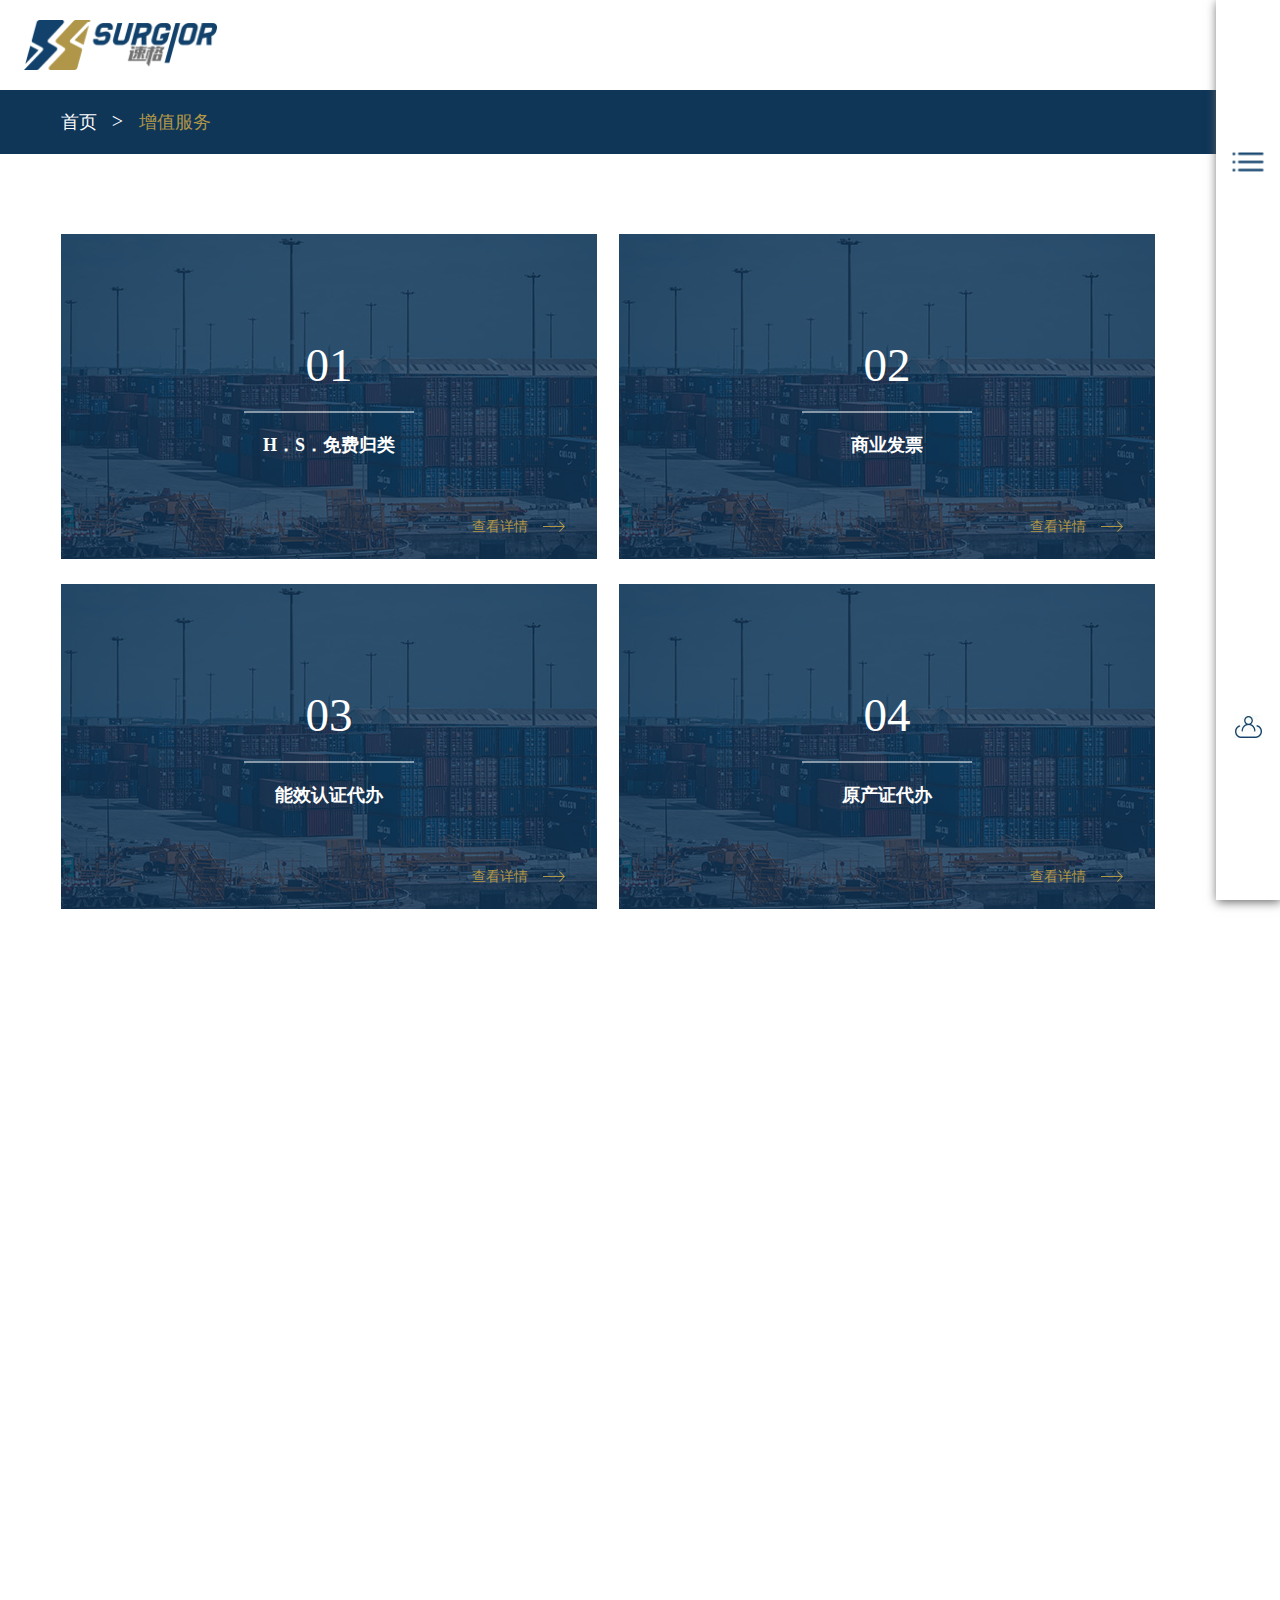
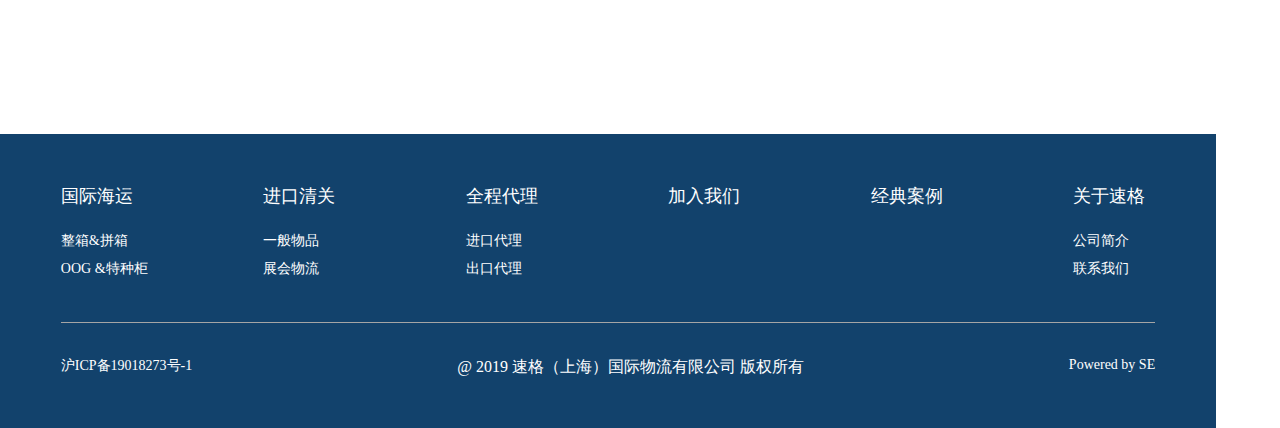
<file: zengzhi.html>
<!DOCTYPE html>
<html>

	<head>
		<meta charset="utf-8" />
		<meta name="author" content="ZJH" />
		<meta name="viewport" content="width=device-width, initial-scale=1.0, maximum-scale=1.0, user-scalable=0">
		<link rel="stylesheet" type="text/css" href="css/web.css" />
		<link rel="stylesheet" type="text/css" href="css/suge.css" />
		<link rel="stylesheet" type="text/css" href="css/font-awesome.min.css" />
		<link rel="stylesheet" type="text/css" href="css/swiper.min.css" />
		<link rel="stylesheet" type="text/css" href="css/navga.css" />
		<link rel="stylesheet" type="text/css" href="css/aos.css" />
		<script type="text/javascript" src="js/aos.js"></script>
		<script type="text/javascript" src="js/jquery-2.1.0.js"></script>
		<script type="text/javascript" src="js/navga.js"></script>
		<script type="text/javascript" src="js/swiper.min.js"></script>
		<title></title>

	</head>
	<!--[if lte IE 8]>
	<div class="web-ie2018">
   <dl>
      <h4>上海松一互联网设计官方热线：400 820 3965</h4> 
	  <h3>请升级浏览器版本</h3>
	  <h4>您正在使用旧版本浏览器。请升级浏览器以获得更好的体验。</h4>
	  <dd>
	    <a href="//www.google.com/chrome" target="_blank"><img src="/style/images/web-ie-icon1.jpg"><span>Chrome</span></a>
		<a href="//www.firefox.com/" target="_blank"><img src="/style/images/web-ie-icon2.jpg"><span>Firefox</span></a>
		<a href="//www.apple.com/safari/" target="_blank"><img src="/style/images/web-ie-icon3.jpg"><span>Safari</span></a>
		<a href="//www.microsoft.com/en-us/windows/microsoft-edge" target="_blank"><img src="/style/images/web-ie-icon4.jpg"><span>Edge</span></a>
	  </dd>
   </dl>
</div>

<![endif]-->

	<body class="clearfix drawer drawer--right">
		<div class="r-box">

			<div class="r-nav">
				<span class="cai"><img src="images/navs_03.png"/></span>
				<span class="tuichu1"><img src="images/tuichu_03.png"/></span>
			</div>

			<a class="user" href="###"><span><img src="images/index_10.jpg"/></span></a>
			<span class="tuichu2"><img src="images/tuichu_03.png"/></span>
		</div>

		<div class="l-box">
	
			<a href="index.html" class="top">
				<img src="images/icon_03.png" />
			</a>

			<!--nav导航页-->					
			<div class="nav clearfix">
				<div class="lef"></div>
				<div class="rig">
					<a class="in-logo" href="index.html"><img src="images/inlogo_03.png"/></a>
					<a class="in-sear" href="###"><img src="images/sear_03.png"/></a>
					<ul>
						<li>
							<a class="in-tit" href="###s">国际海运</a>
							
							<div class="in-txt">
								<a href="zhengxiang.html">整箱 & 拼箱</a>
								<a href="tezhong.html">OOG & 特种柜</a>
							</div>
						</li>
						<li>
							<a class="in-tit" href="###s">进口清关</a>
							
							<div class="in-txt">
								<a href="###">一般物品</a>
								<a href="###">展会物流</a>
							</div>
						</li>
						<li>
							<a class="in-tit" href="###s">全程代理</a>
							
							<div class="in-txt">
								<a href="jinkou.html">进口代理</a>
								<a href="chukou.html">出口代理</a>
							</div>
						</li>
						<li>
							<a class="in-tit" href="jionus.html">加入我们</a>
						</li>
						<li>
							<a class="in-tit" href="allcase.html">经典案例</a>
						</li>
						<li>
							<a class="in-tit" href="###s">关于速格</a>
							
							<div class="in-txt">
								<a href="about.html">公司简介 </a>
								<a href="callus.html">联系我们</a>
							</div>
						</li>						
					</ul>
					
					<a class="in-login" href="###">Login <span><img src="images/logicon_03.png"/></span></a>
					<a class="in-other" href="###">您想用其他帐户登录，还是忘记了密码？</a>
				</div>
					
			</div>
					
			<!--nav登录页-->
			<div class="login">
				<a class="inlogo" href="###"><img src="images/inlogo_03.png" /></a>
				<form>
					<h4><span><img src="images/user-icon_03.png"/></span>用户登录</h4>
					<div class="username">
						<span>账号 : </span>
						<input type="text" value="" />
					</div>
					<div class="password">
						<span>密码 : </span>
						<input type="password" value="" />
					</div>
					<button>登录</button>
				</form>
				<a class="gw" href="###">www.surgior.com</a>
			</div>

			<script>
				$(".user").click(function(){
					$(".login").animate({left:0},300);
					$(this).hide().next(".tuichu2").show();
					$(".r-nav").hide();
				})
				
				$(".tuichu2").click(function(){
					$(".login").animate({left:'100%'},300);
					$(this).hide().prev(".user").show();
					$(".r-nav").show();
				})
				
				$(".cai").click(function(){
					$(".nav").animate({left:0},300);
					$(this).hide().next(".tuichu1").show();
					$(".user").hide();
				})
				$(".tuichu1").click(function(){
					$(".nav").animate({left:'100%'},300);
					$(this).hide().prev(".cai").show();
					$(".user").show();
				})
			</script>

			<!--top-->

			<div class="bread">
				<div class="b-box">
					<h5>
					<a href="index.html">首页</a>
					<span> > </span>
					<a class="red" href="###">增值服务</a>					
				</h5>
				</div>
			</div>

			<div class="zz-cont">
				<ul class="clearfix">
					<li aos="fade-up">
						<img src="images/zz1_03.jpg" />
						<div class="li-box">
							<h4>01</h4>
							<p class="line"></p>
							<p>H．S．免费归类</p>
						</div>
						<p class="more">查看详情<span class="icon-r"><img src="images/ca-ic_04.png"/></span></p>
						<div class="orange">
							<div class="o-cont">
								<h5 class="clearfix">
									<p>所需文件：</p>
									<p>
										<span> 1．技术图纸</span>
										<span>2．商业发票</span>
										<span>3．情况说明</span>
										<span>4．委托书</span>
									</p>									 
								</h5>
								<p>办理时间： 1工作日</p>
								<p>代办费用： 300/单</p>
							</div>
						</div>
					</li>
					<li aos="fade-up">
						<img src="images/zz1_03.jpg" />
						<div class="li-box">
							<h4>02</h4>
							<p class="line"></p>
							<p>商业发票</p>
						</div>
						<p class="more">查看详情<span class="icon-r"><img src="images/ca-ic_04.png"/></span></p>
						<div class="orange">
							<div class="o-cont">
								<h5 class="clearfix">
									<p>所需文件：</p>
									<p>
										<span> 1．技术图纸</span>
										<span>2．商业发票</span>
										<span>3．情况说明</span>
										<span>4．委托书</span>
									</p>									 
								</h5>
								<p>办理时间： 1工作日</p>
								<p>代办费用： 300/单</p>
							</div>
						</div>
					</li>
					<li aos="fade-up">
						<img src="images/zz1_03.jpg" />
						<div class="li-box">
							<h4>03</h4>
							<p class="line"></p>
							<p>能效认证代办</p>
						</div>
						<p class="more">查看详情<span class="icon-r"><img src="images/ca-ic_04.png"/></span></p>
						<div class="orange">
							<div class="o-cont">
								<h5 class="clearfix">
									<p>所需文件：</p>
									<p>
										<span> 1．技术图纸</span>
										<span>2．商业发票</span>
										<span>3．情况说明</span>
										<span>4．委托书</span>
									</p>									 
								</h5>
								<p>办理时间： 1工作日</p>
								<p>代办费用： 300/单</p>
							</div>
						</div>
					</li>
					<li aos="fade-up">
						<img src="images/zz1_03.jpg" />
						<div class="li-box">
							<h4>04</h4>
							<p class="line"></p>
							<p>原产证代办</p>
						</div>
						<p class="more">查看详情<span class="icon-r"><img src="images/ca-ic_04.png"/></span></p>
						<div class="orange">
							<div class="o-cont">
								<h5 class="clearfix">
									<p>所需文件：</p>
									<p>
										<span> 1．技术图纸</span>
										<span>2．商业发票</span>
										<span>3．情况说明</span>
										<span>4．委托书</span>
									</p>									 
								</h5>
								<p>办理时间： 1工作日</p>
								<p>代办费用： 300/单</p>
							</div>
						</div>
					</li>
					<li aos="fade-up">
						<img src="images/zz1_03.jpg" />
						<div class="li-box">
							<h4>05</h4>
							<p class="line"></p>
							<p>机电证代办</p>
						</div>
						<p class="more">查看详情<span class="icon-r"><img src="images/ca-ic_04.png"/></span></p>
						<div class="orange">
							<div class="o-cont">
								<h5 class="clearfix">
									<p>所需文件：</p>
									<p>
										<span> 1．技术图纸</span>
										<span>2．商业发票</span>
										<span>3．情况说明</span>
										<span>4．委托书</span>
									</p>									 
								</h5>
								<p>办理时间： 1工作日</p>
								<p>代办费用： 300/单</p>
							</div>
						</div>
					</li>
					<li aos="fade-up">
						<img src="images/zz1_03.jpg" />
						<div class="li-box">
							<h4>06</h4>
							<p class="line"></p>
							<p>进口食品标签审核代办</p>
						</div>
						<p class="more">查看详情<span class="icon-r"><img src="images/ca-ic_04.png"/></span></p>
						<div class="orange">
							<div class="o-cont">
								<h5 class="clearfix">
									<p>所需文件：</p>
									<p>
										<span> 1．技术图纸</span>
										<span>2．商业发票</span>
										<span>3．情况说明</span>
										<span>4．委托书</span>
									</p>									 
								</h5>
								<p>办理时间： 1工作日</p>
								<p>代办费用： 300/单</p>
							</div>
						</div>
					</li>
					<li aos="fade-up">
						<img src="images/zz1_03.jpg" />
						<div class="li-box">
							<h4>07</h4>
							<p class="line"></p>
							<p>化妆品标签审核代办</p>
						</div>
						<p class="more">查看详情<span class="icon-r"><img src="images/ca-ic_04.png"/></span></p>
						<div class="orange">
							<div class="o-cont">
								<h5 class="clearfix">
									<p>所需文件：</p>
									<p>
										<span> 1．技术图纸</span>
										<span>2．商业发票</span>
										<span>3．情况说明</span>
										<span>4．委托书</span>
									</p>									 
								</h5>
								<p>办理时间： 1工作日</p>
								<p>代办费用： 300/单</p>
							</div>
						</div>
					</li>
					<li aos="fade-up">
						<img src="images/zz1_03.jpg" />
						<div class="li-box">
							<h4>08</h4>
							<p class="line"></p>
							<p>展览品留购</p>
						</div>
						<p class="more">查看详情<span class="icon-r"><img src="images/ca-ic_04.png"/></span></p>
						<div class="orange">
							<div class="o-cont">
								<h5 class="clearfix">
									<p>所需文件：</p>
									<p>
										<span> 1．技术图纸</span>
										<span>2．商业发票</span>
										<span>3．情况说明</span>
										<span>4．委托书</span>
									</p>									 
								</h5>
								<p>办理时间： 1工作日</p>
								<p>代办费用： 300/单</p>
							</div>
						</div>
					</li>

				</ul>
			</div>

			<!--footer-->
			<div class="footer">
				<div class="ft-box clearfix">
					<ul class="clearfix">
						<li>

							<h5><a href="###">国际海运</a></h5>
							<a href="zhengxiang.html">整箱&拼箱</a>
							<a href="tezhong.html">OOG &特种柜</a>
						</li>
						<li>

							<h5><a href="###">进口清关</a></h5>
							<a href="###">一般物品</a>
							<a href="###">展会物流</a>
						</li>
						<li>

							<h5><a href="###">全程代理</a></h5>
							<a href="jinkou.html">进口代理</a>
							<a href="chukou.html">出口代理</a>

						</li>
						<li>
							<h5><a href="jionus.html">加入我们</a></h5>
						</li>
						<li>

							<h5><a href="allcase.html">经典案例</a></h5>
						</li>
						<li>
							<h5><a href="###">关于速格</a></h5>
							<a href="about.html">公司简介 </a>
							<a href="callus.html">联系我们</a>
						</li>
					</ul>

					<div class="ft-down">
						<a class="a-left" href="http://www.beian.miit.gov.cn">沪ICP备19018273号-1</a>
						<p class="copyright">@ 2019 速格（上海）国际物流有限公司 版权所有</p>
						<a class="a-rigt" href="http://www.songyi.net/">Powered by SE</a>
					</div>
				</div>
			</div>
		</div>
		<script>
			AOS.init({
				duration: 1000,
				easing: 'ease-out-expo',
				once: true,
				/**只运行一次**/
				disable: window.innerWidth < 1024 /**小于1024像素则不执行动画**/
			})
		</script>
	</body>

</html>
</file>
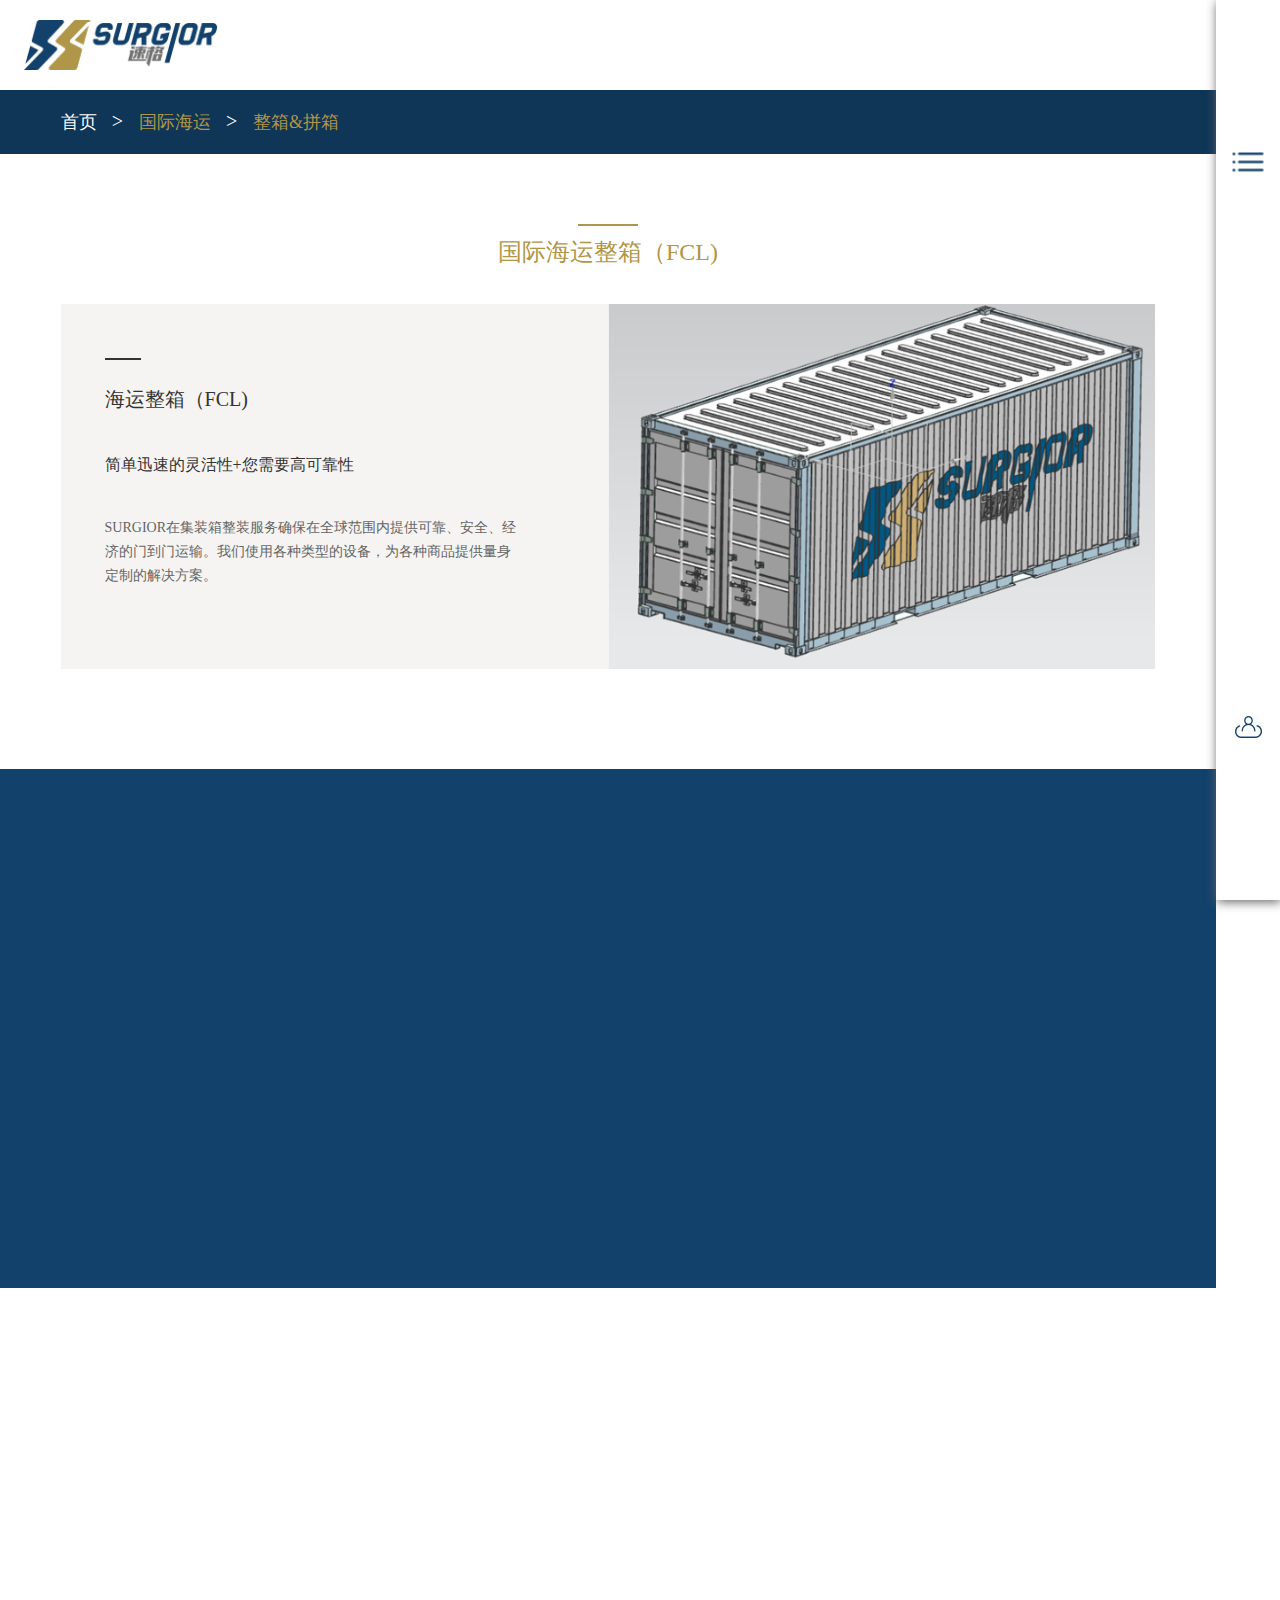
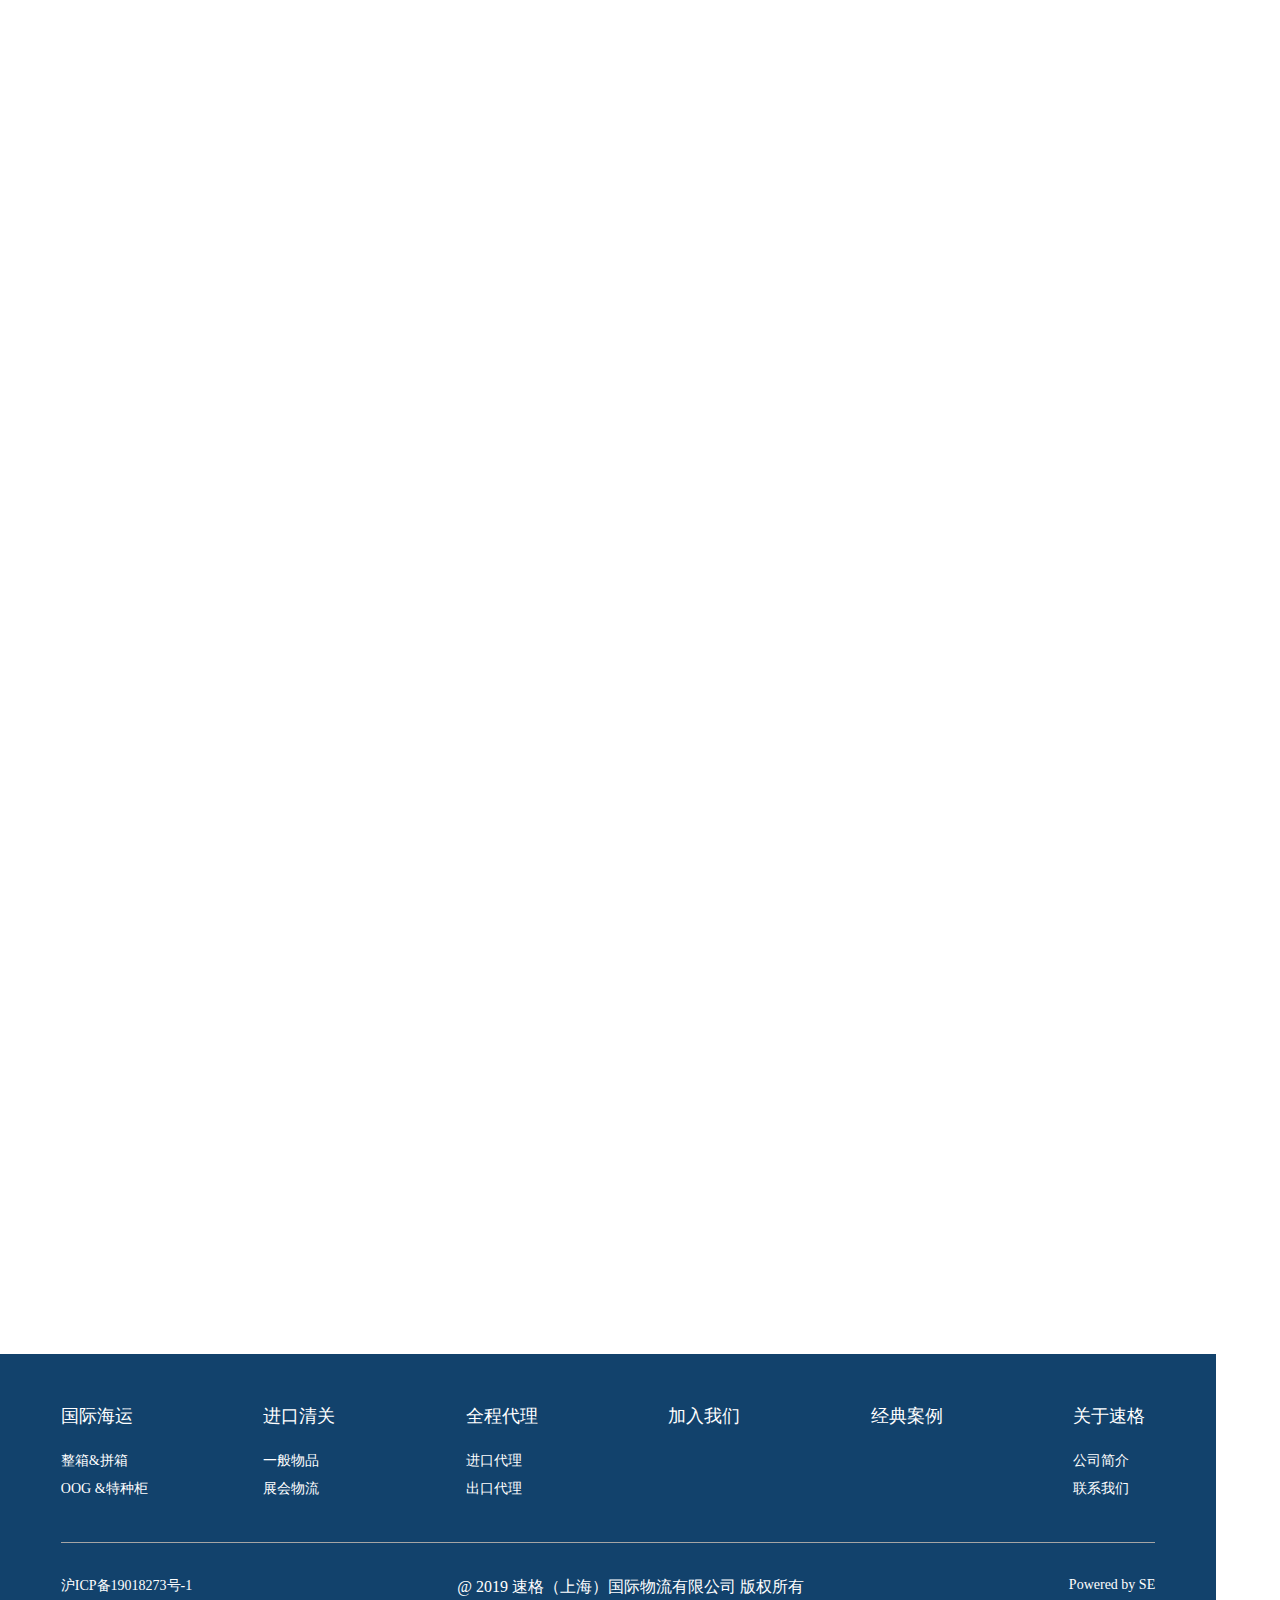
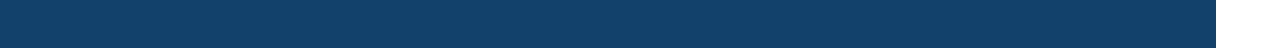
<file: zhengxiang.html>
<!DOCTYPE html>
<html>

	<head>
		<meta charset="utf-8" />
		<meta name="author" content="ZJH" />
		<meta name="viewport" content="width=device-width, initial-scale=1.0, maximum-scale=1.0, user-scalable=0">
		<link rel="stylesheet" type="text/css" href="css/web.css" />
		<link rel="stylesheet" type="text/css" href="css/suge.css" />
		<link rel="stylesheet" type="text/css" href="css/font-awesome.min.css" />
		<link rel="stylesheet" type="text/css" href="css/swiper.min.css" />
		<link rel="stylesheet" type="text/css" href="css/navga.css" />
		<link rel="stylesheet" type="text/css" href="css/aos.css" />
		<script type="text/javascript" src="js/aos.js"></script>
		<script type="text/javascript" src="js/jquery-2.1.0.js"></script>
		<script type="text/javascript" src="js/navga.js"></script>
		<script type="text/javascript" src="js/swiper.min.js"></script>
		<title></title>

	</head>
	<!--[if lte IE 8]>
	<div class="web-ie2018">
   <dl>
      <h4>上海松一互联网设计官方热线：400 820 3965</h4> 
	  <h3>请升级浏览器版本</h3>
	  <h4>您正在使用旧版本浏览器。请升级浏览器以获得更好的体验。</h4>
	  <dd>
	    <a href="//www.google.com/chrome" target="_blank"><img src="/style/images/web-ie-icon1.jpg"><span>Chrome</span></a>
		<a href="//www.firefox.com/" target="_blank"><img src="/style/images/web-ie-icon2.jpg"><span>Firefox</span></a>
		<a href="//www.apple.com/safari/" target="_blank"><img src="/style/images/web-ie-icon3.jpg"><span>Safari</span></a>
		<a href="//www.microsoft.com/en-us/windows/microsoft-edge" target="_blank"><img src="/style/images/web-ie-icon4.jpg"><span>Edge</span></a>
	  </dd>
   </dl>
</div>

<![endif]-->

	<body class="clearfix drawer drawer--right">
		<div class="r-box">

			<div class="r-nav">
				<span class="cai"><img src="images/navs_03.png"/></span>
				<span class="tuichu1"><img src="images/tuichu_03.png"/></span>
			</div>

			<a class="user" href="###"><span><img src="images/index_10.jpg"/></span></a>
			<span class="tuichu2"><img src="images/tuichu_03.png"/></span>
		</div>

		<div class="l-box">
	
			<a href="index.html" class="top">
				<img src="images/icon_03.png" />
			</a>

			<!--nav导航页-->					
			<div class="nav clearfix">
				<div class="lef"></div>
				<div class="rig">
					<a class="in-logo" href="index.html"><img src="images/inlogo_03.png"/></a>
					<a class="in-sear" href="###"><img src="images/sear_03.png"/></a>
					<ul>
						<li>
							<a class="in-tit" href="###s">国际海运</a>
							
							<div class="in-txt">
								<a href="zhengxiang.html">整箱 & 拼箱</a>
								<a href="tezhong.html">OOG & 特种柜</a>
							</div>
						</li>
						<li>
							<a class="in-tit" href="###s">进口清关</a>
							
							<div class="in-txt">
								<a href="###">一般物品</a>
								<a href="###">展会物流</a>
							</div>
						</li>
						<li>
							<a class="in-tit" href="###s">全程代理</a>
							
							<div class="in-txt">
								<a href="jinkou.html">进口代理</a>
								<a href="chukou.html">出口代理</a>
							</div>
						</li>
						<li>
							<a class="in-tit" href="jionus.html">加入我们</a>
						</li>
						<li>
							<a class="in-tit" href="allcase.html">经典案例</a>
						</li>
						<li>
							<a class="in-tit" href="###s">关于速格</a>
							
							<div class="in-txt">
								<a href="about.html">公司简介 </a>
								<a href="callus.html">联系我们</a>
							</div>
						</li>						
					</ul>
					
					<a class="in-login" href="###">Login <span><img src="images/logicon_03.png"/></span></a>
					<a class="in-other" href="###">您想用其他帐户登录，还是忘记了密码？</a>
				</div>
					
			</div>
					
			<!--nav登录页-->
			<div class="login">
				<a class="inlogo" href="###"><img src="images/inlogo_03.png" /></a>
				<form>
					<h4><span><img src="images/user-icon_03.png"/></span>用户登录</h4>
					<div class="username">
						<span>账号 : </span>
						<input type="text" value="" />
					</div>
					<div class="password">
						<span>密码 : </span>
						<input type="password" value="" />
					</div>
					<button>登录</button>
				</form>
				<a class="gw" href="###">www.surgior.com</a>
			</div>

			<script>
				$(".user").click(function(){
					$(".login").animate({left:0},300);
					$(this).hide().next(".tuichu2").show();
					$(".r-nav").hide();
				})
				
				$(".tuichu2").click(function(){
					$(".login").animate({left:'100%'},300);
					$(this).hide().prev(".user").show();
					$(".r-nav").show();
				})
				
				$(".cai").click(function(){
					$(".nav").animate({left:0},300);
					$(this).hide().next(".tuichu1").show();
					$(".user").hide();
				})
				$(".tuichu1").click(function(){
					$(".nav").animate({left:'100%'},300);
					$(this).hide().prev(".cai").show();
					$(".user").show();
				})
			</script>

			<!--top-->

			<div class="bread">
				<div class="b-box">
					<h5>
					<a href="index.html">首页</a>
					<span> > </span>
					<a class="red" href="###">国际海运</a>
					<span> > </span>
					<a class="red" href="###">整箱&拼箱</a>
				</h5>
				</div>
			</div>
			
			
			<div class="zx-floor1">
				<div class="zx-box" aos="fade-up">
					<p class="line"></p>
					<h4>国际海运整箱（FCL)</h4>
					
					<div class="lr clearfix">
						<div class="lef">
							<p class="line1"></p>
							<h5>海运整箱（FCL)</h5>
							<h6>简单迅速的灵活性+您需要高可靠性</h6>
							<p>SURGIOR在集装箱整装服务确保在全球范围内提供可靠、安全、经
济的门到门运输。我们使用各种类型的设备，为各种商品提供量身
定制的解决方案。</p>
						</div>
						<div class="rig"><img src="images/px_03.png"/></div>					
					</div>
					
				</div>
			</div>
			
			<div class="zx-floor2">
				<div class="zx-box" aos="fade-up">
					<p class="line"></p>
					<h4>国际海运拼箱（FCL)</h4>
					<p class="ltxt">全球 LCL 网络中，有超230 多合作代理，每周固定船次直航进出所有主要港口和内陆点。我们拥有专注于主要行业领域的物流专家，</p>
					<p class="ltxt">
因此，我们能帮您改善业绩和降低成本。由我们自己的网络专家提供端到端管理，确保客户供应链具有预测性，并保证交期及兑现对最终客户的许诺。</p>
					
					<ul class="clearfix">
						<li>
							<img src="images/px_07.jpg"/>
							<div class="li-txt">
								<h5>LCL</h5>
								<p class="line2"></p>
								<p>在全球各大集装箱港口都制定有舱位保护计划</p>								
							</div>
						</li>
						<li>
							<img src="images/px_09.png"/>
							<div class="li-txt">
								<h5>LCL</h5>
								<p class="line2"></p>
								<p>在所有地点的仓库里处理和检查货物</p>								
							</div>
						</li>
						<li>
							<img src="images/px_07.jpg"/>
							<div class="li-txt">
								<h5>LCL</h5>
								<p class="line2"></p>
								<p>安排有序且保障有力 -“预订即运出”</p>								
							</div>
						</li>
						<li>
							<img src="images/px_09.png"/>
							<div class="li-txt">
								<h5>LCL</h5>
								<p class="line2"></p>
								<p>从装运到抵达的整个流程监控集装箱</p>								
							</div>
						</li>
						<li>
							<img src="images/px_07.jpg"/>
							<div class="li-txt">
								<h5>LCL</h5>
								<p class="line2"></p>
								<p>可在互联网上全天候查询所有货运和订单</p>								
							</div>
						</li>
					</ul>
					
					
					
				</div>
			</div>
			
			<div class="zx-floor3">
				<div class="zx-box" aos="fade-up">
					<p class="line"></p>
					<h4>国际海运优势</h4>
					<p class="ltxt">始终将客户的需求放在首位，提供更精细全面的国际海运服务</p>
					
					<ul class="clearfix no1">
						<li>
							<img src="images/zxicon_03.png"/>
							<p class="line2"></p>
							<p>遍布全球的直拼点与密集稳定的船期</p>
						</li>
						<li>
							<img src="images/zxicon_03.png"/>
							<p class="line2"></p>
							<p>透明的报价体系和公正的目的地港收费标准</p>
						</li>
						<li>
							<img src="images/zxicon_03.png"/>
							<p class="line2"></p>
							<p>在重要港口拥有现代化的合作仓库</p>
						</li>
						<li>
							<img src="images/zxicon_03.png"/>
							<p class="line2"></p>
							<p>提供24小时货物在线跟踪查询服务</p>
						</li>
					</ul>
					
					<ul class="clearfix no2">
						<li>
							<p class="num">01</p>
							<h5>advantage</h5>
							<p class="line3"></p>
							<h3>迅速的门点及内陆运输服务</h3>
							<p>设有常驻门点，灵活配置资源，压缩时间与成本，现代化物流体系，满足内陆货物运输的需求</p>
						</li>
						<li>
							<p class="num">02</p>
							<h5>advantage</h5>
							<p class="line3"></p>
							<h3>专业报关公司，提供多种特殊通关公司</h3>
							<p>专有驻点报关点，通关能力强，速度快捷高效，提供多选择的优化进口清关方案</p>
						</li>
						<li>
							<p class="num">03</p>
							<h5>advantage</h5>
							<p class="line3"></p>
							<h3>自营拼箱仓库储备空间大</h3>
							<p>仓库占地面积12万平方米，拥有健全的内装箱拼箱仓库服务体系和规范化服务流程</p>
						</li>
						<li>
							<p class="num">04</p>
							<h5>advantage</h5>
							<p class="line3"></p>
							<h3>一站式运输保险解决方案</h3>
							<p>与多家保险企业合作，货运险承保范围覆盖全球，全称提供一对一专属服务 </p>
						</li>
					</ul>
					
					
				</div>
			</div>
			
			<div class="zx-floor4">
				<div class="zx-box" aos="fade-up">
					<p class="line"></p>
					<h4>国际海运流程</h4>
									
					<ul class="clearfix">
						<li>
							<div class="icon ico1"></div>
							<p class="line1"></p>
							<p>接单</p>
							<span><img src="images/ckjt_03.png"/></span>
						</li>
						<li>
							<div class="icon ico1"></div>
							<p class="line1"></p>
							<p>接单</p>
							<span><img src="images/ckjt_03.png"/></span>
						</li>
						<li>
							<div class="icon ico1"></div>
							<p class="line1"></p>
							<p>接单</p>
							<span><img src="images/ckjt_03.png"/></span>
						</li>
						<li>
							<div class="icon ico1"></div>
							<p class="line1"></p>
							<p>接单</p>
							<span><img src="images/ckjt_03.png"/></span>
						</li>
						<li>
							<div class="icon ico1"></div>
							<p class="line1"></p>
							<p>接单</p>
							<span><img src="images/ckjt_03.png"/></span>
						</li>
						<li>
							<div class="icon ico1"></div>
							<p class="line1"></p>
							<p>接单</p>
						</li>
					</ul>
					
					<ul class="clearfix">
						<li>
							<div class="icon ico1"></div>
							<p class="line1"></p>
							<p>接单</p>
							<span><img src="images/ckjt_03.png"/></span>
						</li>
						<li>
							<div class="icon ico1"></div>
							<p class="line1"></p>
							<p>接单</p>
							<span><img src="images/ckjt_03.png"/></span>
						</li>
						<li>
							<div class="icon ico1"></div>
							<p class="line1"></p>
							<p>接单</p>
							<span><img src="images/ckjt_03.png"/></span>
						</li>
						<li>
							<div class="icon ico1"></div>
							<p class="line1"></p>
							<p>接单</p>
						</li>
					</ul>
					
					
					
				</div>				
			</div>
			
			
			
			<!--footer-->
			<div class="footer">
				<div class="ft-box clearfix">
					<ul class="clearfix">
						<li>

							<h5><a href="###">国际海运</a></h5>
							<a href="zhengxiang.html">整箱&拼箱</a>
							<a href="tezhong.html">OOG &特种柜</a>
						</li>
						<li>

							<h5><a href="###">进口清关</a></h5>
							<a href="###">一般物品</a>
							<a href="###">展会物流</a>
						</li>
						<li>

							<h5><a href="###">全程代理</a></h5>
							<a href="jinkou.html">进口代理</a>
							<a href="chukou.html">出口代理</a>

						</li>
						<li>
							<h5><a href="jionus.html">加入我们</a></h5>
						</li>
						<li>

							<h5><a href="allcase.html">经典案例</a></h5>
						</li>
						<li>
							<h5><a href="###">关于速格</a></h5>
							<a href="about.html">公司简介 </a>
							<a href="callus.html">联系我们</a>
						</li>
					</ul>

					<div class="ft-down">
						<a class="a-left" href="http://www.beian.miit.gov.cn">沪ICP备19018273号-1</a>
						<p class="copyright">@ 2019 速格（上海）国际物流有限公司 版权所有</p>
						<a class="a-rigt" href="http://www.songyi.net/">Powered by SE</a>
					</div>
				</div>
			</div>
		</div>
		<script>
			AOS.init({
				duration: 1000,
				easing: 'ease-out-expo',
				once: true,
				/**只运行一次**/
				disable: window.innerWidth < 1024 /**小于1024像素则不执行动画**/
			})
		</script>
	</body>

</html>
</file>
<file: css/web.css>
/* 清除内外边距 */
body, h1, h2, h3, h4, h5, h6, hr, p, blockquote, /* structural elements 结构元素 */
dl, dt, dd, ul, ol, li, /* list elements 列表元素 */
pre, /* text formatting elements 文本格式元素 */
fieldset, lengend, button, input, textarea, /* form elements 表单元素 */
th, td { /* table elements 表格元素 */
    margin: 0;
    padding: 0;
}

/* 设置默认字体 */
body,
button, input, select, textarea { /* for ie */
    /*font: 12px/1 Tahoma, Helvetica, Arial, "宋体", sans-serif;*/
  /*  font: 12px/1 "微软雅黑"; *//*Tahoma, Helvetica, Arial, "\5b8b\4f53", sans-serif;*/ /* 用 ascii 字符表示，使得在任何编码下都无问题 */
}

h1 { font-size: 18px; /* 18px / 12px = 1.5 */ }
h2 { font-size: 16px; }
h3 { font-size: 14px; }
h4, h5, h6 { font-size: 100%; }

address, cite, dfn, em, var { font-style: normal; } /* 将斜体扶正 */
code, kbd, pre, samp, tt { font-family: "Courier New", Courier, monospace; } /* 统一等宽字体 */
small { font-size: 12px; } /* 小于 12px 的中文很难阅读，让 small 正常化 */

/* 重置列表元素 */
ul, ol { list-style: none; }

/* 重置文本格式元素 */
a { text-decoration: none; }
a:hover { text-decoration: none; }

abbr[title], acronym[title] { /* 注：1.ie6 不支持 abbr; 2.这里用了属性选择符，ie6 下无效果 */
    border-bottom: 1px dotted;
    cursor: help;
}

q:before, q:after { content: ''; }

/* 重置表单元素 */
legend { color: #000; } /* for ie6 */
fieldset, img { border: none; } /* img 搭车：让链接里的 img 无边框 */
/* 注：optgroup 无法扶正 */
button, input, select, textarea {
    font-size: 100%; /* 使得表单元素在 ie 下能继承字体大小 */
}

/* 重置表格元素 */
table {
    border-collapse: collapse;
    border-spacing: 0;
}

/* 重置 hr */
hr {
    border: none;
    height: 1px;
}

/* 让非ie浏览器默认也显示垂直滚动条，防止因滚动条引起的闪烁 */
html { overflow-y: scroll; }
</file>
<file: css/suge.css>
body{width: 100%;height: 100%;font-family: "微软雅黑";}
*{margin: 0;padding: 0;}
a{text-decoration: none;}
li{list-style: none;}
.clearfix:after{display: block;content: '';height: 0;clear: both;}
h3,h4,h5{font-weight: normal;}
img{display: block;}

/****************/

.r-box{width: 5%;background-color: #FFF;box-shadow: 1px 2px 10px #666;height: 100%;display: block;position: fixed;right: 0;top: 0;box-sizing: border-box;z-index: 1;}
.r-box .user{position: absolute;left: 50%;bottom: 18%;transform: translateX(-50%);}
.r-box .r-nav{position: absolute;left: 50%;top: 18%;transform: translate(-50%,-50%);cursor: pointer;text-align: center;}

.r-box .tuichu1{position: absolute;left: 50%;top: 50%;transform: translate(-50%,-50%);cursor: pointer;display: none;}

.r-box .tuichu2{position: absolute;left: 50%;bottom: 18%;transform: translateX(-50%);display: none;cursor: pointer;}
.r-box .tuichu2 img,.r-box .tuichu1 img{width: 23px;}

.l-box{width: 95%;display: block;overflow: hidden;position: relative;z-index: 0;}
.l-box .top{width: 100%;padding: 20px 0;display: block;overflow: hidden;}
.l-box .top img{height: 50px;margin-left: 2%;}


/**导航**/

.l-box .nav{width: 100%;height: 100%;position: fixed;z-index: 1;top: 0;left: 100%;}
.l-box .nav .lef{float: left;width: 35%;background-color: rgba(13,66,108,0.95);height: 100%;}
.l-box .nav .rig{float: right;width: 65%;background-color: #FFF;height: 100%;}
.l-box .nav .rig .in-logo{display: block;margin: 55px 0 0 6%;}
.l-box .nav .rig .in-sear{display: block;margin: 90px 0 0 6%;}
.l-box .nav .rig ul{display: block;margin: 60px 0 120px 6%;}
.l-box .nav .rig ul li{margin-bottom: 50px;position: relative;}
.l-box .nav .rig ul li:hover .in-txt{display: block;}
.l-box .nav .rig ul li .in-tit{font-size: 24px;color: #333;}
.l-box .nav .rig ul li .in-tit:hover{color: #0F4068;text-decoration: underline;}
.l-box .nav .rig ul li .in-txt{position: absolute;top: 0;left: 12%;display: none;}
.l-box .nav .rig ul li .in-txt a{display: block;font-size: 14px;color: #666;margin-bottom: 10px;transition: all 0.3s;}
.l-box .nav .rig ul li .in-txt a:hover{color: #B19C5A;margin-left: 10px;}
.l-box .nav .rig .in-login,.l-box .nav .rig .in-other{font-size: 12px;color: #0F4068;display: block;margin: 0 0 22px 6%;}
.l-box .nav .rig .in-login span{display: inline-block;margin-left: 1%;}



.l-box .login,.l-box .ads{width: 100%;height: 100%;background-color: #FFF;position: fixed;top: 0;left: 100%;z-index: 3;}
.l-box .login .inlogo,.l-box .ads .inlogo{margin: 20px 2%;display: block;}
.l-box .login .gw,.l-box .ads .gw,.l-box .drawer-nav .drawer-menu .gw{position: absolute;left: 2%;bottom: 4%;font-size: 16px;color: #FFF;}


/**登录**/
.l-box .login form{width: 600px;height: 440px;background: rgba(255,255,255,0.4);border-radius: 24px;text-align: center;padding-top: 40px;box-sizing: border-box;position: absolute;top: 24%;left: 50%;transform: translateX(-50%);}
.l-box .login form h4{font-size: 38px;color: #FFF;margin-bottom:50px;}
.l-box .login form h4 span{display: inline-block;margin-right: 20px;margin-bottom: -5px;}
.l-box .login form span{font-size: 30px;color: #FFF;}
.l-box .login form input{width: 350px;height: 30px;border: none;background: rgba(255,255,255,0);border-bottom: 2px solid #FFF;margin-bottom: 40px;font-size: 20px;color: #FFF;outline: none;}
.l-box .login form button{width: 232px;height: 56px;font-size: 30px;color: #FFF;border: 1px solid #FFF;background: rgba(0,0,0,0);margin-top: 20px;cursor: pointer;transition: all 0.5s;}
.l-box .login {background-image: url(../images/dlbj_01.jpg);background-repeat: no-repeat;background-position: 100%;background-size: 100% 100%;}



/**公司地址**/
.l-box .ads .ads-box{width: 64%;position: absolute;top: 40%;left: 50%;transform: translateX(-50%);}
.l-box .ads .ads-box .putuo{float: left;}
.l-box .ads .ads-box .pudong{float: right;}
.l-box .ads .ads-box ul li span{display: inline-block;margin-right: 6px;margin-bottom: -4px;}
.l-box .ads .ads-box ul li{font-size: 14px;color: #333;margin-bottom: 24px;}


.floor1,.floor2,.floor3,.floor4,.floor5{width: 100%;display: block;overflow: hidden;margin-bottom: 90px;}
.floor1 .f1-lef{width: 50%;float: left;position: relative;}
.floor1 .f1-lef .swiperx img{width: 100%;}
.floor1 .f1-lef .swiper-pagination-bullet{width: auto;height: auto;font-size: 14px;color: #fff;line-height: 22px;background: transparent;}
.floor1 .f1-lef .swiper-pagination>ul{position: relative;margin-left: -10px;}
.floor1 .f1-lef .swiper-pagination>ul>li{position: absolute;top: 0;left: 0;font-size: 12px;color: #dcdcdc;}
.floor1 .f1-lef .swiper-pagination>i{display: inline-block;width: 60px;height: 2px;background-color: #d4d4d4;vertical-align:2px;margin: 0 13px;position: relative;}
.floor1 .f1-lef .swiper-pagination>i>font{display: block;width: 50%;background-color: #484848;height: 100%;transition: width .3s ;top: 0;left: 0;position: absolute;}
.floor1 .f1-lef .swiper-pagination {font-size: 12px;color: #fff;}
.floor1 .f1-lef .swiper-pagination span{font-size: 12px;}
.floor1 .f1-lef .swiperx .swiper-button-prev{left: 84%;top: 93%;outline: none;width:34px;height: 34px;}
.floor1 .f1-lef .swiperx .swiper-button-next{right: 5%;top: 93%;outline: none;width:34px;height: 34px;}
.floor1 .f1-lef .swiperx  .swiper-pagination{color: #FFF;bottom: 13%;left:85%;}

.floor1 .f1-rig{width: 50%;padding: 50px 146px;box-sizing: border-box;float: right;}
.floor1 .f1-rig h5{font-size: 18px;color: #333;}
.floor1 .f1-rig .line{width: 86px;border-top: 2px solid #333;margin: 24px 0;}
.floor1 .f1-rig h3{font-size: 56px;color: #333;font-weight: bold;}
.floor1 .f1-rig h4{font-size: 30px;color: #333;margin: 20px 0 54px;}



.floor1 .f1-rig a{width: 146px;height: 50px;display: block;text-align: center;line-height: 50px;font-size: 14px;color: #00355A;border: 1px solid #00355A;position: relative;overflow: hidden;transition: all 0.3s;}
.floor1 .f1-rig a:after{display: block;content: '';width: 120%;height: 100%; background: linear-gradient(to left top, #00355A 0%,#007991 100%);position: absolute;left: 0;top: 0;z-index: -1;left: -26px;transform: rotate(-90deg);transform-origin: left;transition: all 0.3s;}
.floor1 .f1-rig a:hover{color: #FFF;}
.floor1 .f1-rig a:hover:after{transform: rotate(0deg);}


.floor2 .f2-lef{width: 50%;float: left;position: relative;display: block;overflow: hidden;height: 460px;}
.floor2 .f2-lef img{width: 100%;height: 460px;}
.floor2 .f2-lef .txt{position: absolute;top: 50%;left: 50%;transform: translate(-50%,-50%);}
.floor2 .f2-lef .txt .line{width: 40px;border-top: 2px solid #FFF;}
.floor2 .f2-lef .txt h5{font-size: 26px;color: #FFF;margin: 20px 0;}
.floor2 .f2-lef .txt p{font-size: 14px;color: #FFF;line-height: 24px;width: 84%;}
.floor2 .f2-rig{width: 50%;float: right;display: block;overflow: hidden;}
.floor2 .f2-rig .m,.floor2 .f2-rig .m video{height: 460px;display: block;object-fit:fill}



.floor3 h5,.floor4 h5,.floor5 h5{font-size: 30px;color: #333;font-weight: bold;text-align: center;}
.floor3 .line,.floor4 .line,.floor5 .line{width: 58px;border-top: 2px solid #333;margin: 10px auto 26px;}
.floor3 ul{width: 98%;margin: 0 auto;}
.floor3 ul li{width: 23%;background-color: #F2F4F5;padding: 70px 0;float: left;margin: 0 1%;height: 375px;box-sizing: border-box;transition: all 0.5s;}
.floor3 ul li img{margin: 0 auto 12px;}
.floor3 ul li h5{font-size: 30px;color: #333;transition: all 0.5s;font-weight: normal;margin-top: 8px;}
.floor3 ul li .li-line{width: 34px;border-top: 2px solid #333;margin: 20px auto;transition: all 0.5s;}
.floor3 ul li p{font-size: 14px;color: #666;line-height: 24px;width: 74%;margin: 0 auto;transition: all 0.5s;text-align: center;}
.floor3 ul li:hover{background-color: #B09648;}
.floor3 ul li:hover h5{color: #FFF;}
.floor3 ul li:hover .li-line{border-top: 2px solid #FFF;}
.floor3 ul li:hover p{color: #FFF;}
.floor3 ul li a .iconbox{height: 52px;width: 54px;margin: 0 auto;background-position: 100% 100%;background-repeat: no-repeat;}
.floor3 ul .no1 a .iconbox{background-image: url(../images/anniuhei_06.png);}
.floor3 ul .no1:hover a .iconbox{background-image: url(../images/anniu_06.png);}
.floor3 ul .no2 a .iconbox{background-image: url(../images/anniuhei_03.png);}
.floor3 ul .no2:hover a .iconbox{background-image: url(../images/anniu_08.png);}
.floor3 ul .no3 a .iconbox{background-image: url(../images/anniuhei_10.png);}
.floor3 ul .no3:hover a .iconbox{background-image: url(../images/anniu_10.png);}
.floor3 ul .no4 a .iconbox{background-image: url(../images/anniull_06.png);}
.floor3 ul .no4:hover a .iconbox{background-image: url(../images/anniu_03.png);}



.floor4 .f4-lef{width: 30%;display: block;overflow: hidden;position: relative;float: left;}
.floor4 .f4-lef .bg{width: 100%;height: 480px;}
.floor4 .f4-lef p{font-size: 18px;color: #FFF;position: absolute;top: 50%;left: 50%;transform: translate(-50%,-50%);}
.floor4 .f4-lef p span{display: inline-block;margin: 5px 0 5px 12px;transition: all 0.5s;}
.floor4 .f4-lef:hover span{margin-right: -30px;}

.floor4 .f4-rig{width: 70%;float: right;background-color: #F2F4F5;padding: 48px 0 32px;height: 480px;box-sizing: border-box;}
.floor4 .f4-rig ul{width: 75%;margin-left: 10%;}
.floor4 .f4-rig ul li{width: 100%;border-bottom: 1px solid #E3E5E6;padding: 18px;box-sizing: border-box;transition: all 0.5s;}
.floor4 .f4-rig ul li:hover a{color: #FFF;}
.floor4 .f4-rig ul li:hover{background-color: #12426C;}
.floor4 .f4-rig ul li a{font-size: 16px;color: #6A6969;}
.floor4 .f4-rig ul li a span{font-size: 14px;margin-right: 10%;}
.floor4 .f4-rig .more{display: block;width: 146px;height: 52px;text-align: center;line-height: 52px;font-size: 14px;color: #003B5F;border: 1px solid #003B5F;float: right;margin-right: 15%;margin-top: 42px;position: relative;overflow: hidden;transition: all 0.3s;z-index: 1;}
.floor4 .f4-rig .more:before{display: block;content: '';width: 120%;height: 100%; background: linear-gradient(to left top, #00355A 0%,#007991 100%);position: absolute;left: 0;top: 0;z-index: -1;left: -26px;transform: rotate(-90deg);transform-origin: left;transition: all 0.3s;}
.floor4 .f4-rig .more:hover{color: #FFF;}
.floor4 .f4-rig .more:hover:before{transform: rotate(0deg);}



.floor5 .f5-case{width: 100%;height: 441px;display: block;overflow: hidden;}
.floor5 .f5-case .swiper-slide ul li{float: left;width: 24.9%;position: relative;margin-right: 0.1%;}
.floor5 .f5-case .swiper-slide ul li:hover img{transform: scale(1.1);}
.floor5 .f5-case .swiper-slide ul li:last-child{margin-right: 0;}
.floor5 .f5-case .swiper-slide ul li a{display: block;overflow: hidden;position: relative;}
.floor5 .f5-case .swiper-slide ul li a img{width: 100%;transition: all 0.5s;}
.floor5 .f5-case .swipery{width: 100%;height: 100%;}
.floor5 .f5-case .swiper-slide ul li p{position: absolute;left: 50%;top: 50%;transform: translate(-50%,-50%);font-size: 20px;color: #FFF;opacity: 0;transition: all 0.5s;}
.floor5 .f5-case .swiper-slide ul li:hover p{opacity: 1;}
.floor5 .f5-case .swiper-slide ul li a:after{content: '';display: block;width: 100%;height: 100%;background-color: #B09648;position: absolute;top: 0;left: 0;opacity: 0;transition: all 0.5s;}
.floor5 .f5-case .swiper-slide ul li a:hover:after{opacity: 0.4;}
.floor5 .more{display: block;width: 146px;height: 52px;text-align: center;line-height: 52px;font-size: 14px;color: #003B5F;border: 1px solid #003B5F;margin: 50px auto 0;position: relative;overflow: hidden;transition: all 0.3s;}
.floor5 .more:before{display: block;content: '';width: 120%;height: 100%; background: linear-gradient(to left top, #00355A 0%,#007991 100%);position: absolute;left: 0;top: 0;z-index: -1;left: -26px;transform: rotate(-90deg);transform-origin: left;transition: all 0.3s;}
.floor5 .more:hover{color: #FFF;}
.floor5 .more:hover:before{transform: rotate(0deg);}
.floor5 .f5-case .swipery .swiper-button-prev{top: 60%;left: auto;right: 30px;outline: none;}
.floor5 .f5-case .swipery .swiper-button-next{top: 45%;outline: none;}



.footer{width: 100%;padding: 50px 0;background-color: #12426C;}
.footer .ft-box{width: 65%;margin: 0 auto;}
.footer .ft-box ul{width: 100%;border-bottom: 1px solid #A5A5A5;padding-bottom: 34px;margin-bottom: 34px;}
.footer .ft-box ul li{float: left;margin-left: 11.5%;width: 7%;}
.footer .ft-box ul li:first-child{margin-left: 0;}
.footer .ft-box ul li h5 a{font-size: 18px;color: #FFF;margin-bottom: 24px;white-space: nowrap;}
.footer .ft-box ul li a{font-size: 14px;color: #FFF;margin-bottom: 10px;display: block;white-space: nowrap;}
.footer .ft-box ul li span{display: inline-block;margin:0 0 5px 8px;transition: all 0.5s;}
.footer .ft-box a{font-size: 14px;color: #fff;display: inline-block;}
.footer .ft-box .ft-down{text-align: center;width: 100%;}
.footer .ft-box .copyright{font-size: 14xp;color: #fff;display: inline-block;}
.footer .ft-box .a-left{float: left;}
.footer .ft-box .a-rigt{float: right;}
.footer .ft-box ul li a:hover span{margin: 0 0 5px 16px;}
.footer .ft-box ul li a:hover{color: #B09648;}
.footer .ft-box ul li a h5:hover{color: #B09648;}


/****bread*****/
.bread{width: 100%;padding: 20px 0;background-color: #0F3557;}
.bread h5 a{font-size: 18px;color: #FFF;}
.bread h5 span{color: #FFF;font-size: 20px;margin: 0 1%;}
.bread .red{color: #B09648;}
.bread .b-box{width: 65%;margin: 0 auto;}


/******yuanjian********/

.yj-cont{width: 100%;padding: 64px 0 100px;}
.yj-cont .yj-box{width: 65%;margin: 0 auto;}
.yj-cont .yj-box h5{margin-bottom: 44px;padding-bottom: 24px;border-bottom: 1px solid #EBEBEB;}
.yj-cont .yj-box h5 span{display: inline-block;height: 30px;width: 30px;background-color: #B09648;border-radius: 100%;font-size: 16px;color: #FFF;text-align: center;line-height: 30px;}
.yj-cont .yj-box h5 p{display: inline-block;margin-left: 2%;color: #B09648;}
.yj-cont .yj-box ul li{float: left;margin-right: 2.5%;width: 18%;margin-bottom: 30px;}
.yj-cont .yj-box ul li:nth-of-type(5n){margin-right: 0;}
.yj-cont .yj-box ul li a{display: block;overflow: hidden;}
.yj-cont .yj-box ul li a img{width: 100%;transition: all 0.5s;}
.yj-cont .yj-box ul li a:hover img{transform: scale(1.1);}



/*******about******/


.ab-cont{margin: 70px 0 80px;width: 100%;}
.ab-cont ul,.ab-cont .cont-box{width: 65%;margin: 0 auto;}
.ab-cont ul a .lef{width: 50%;float: left;display: block;overflow: hidden;position: relative;}
.ab-cont ul a .lef p{font-size: 24px;color: #FFF;position: absolute;top: 50%;left: 50%;transform: translate(-50%,-50%);}
.ab-cont ul a .lef img{width: 100%;transition: all 0.5s;}
.ab-cont ul a:hover .lef img{transform: scale(1.1);}
.ab-cont ul a .rig{width: 50%;float: right;box-sizing: border-box;padding: 37px 3%;}
.ab-cont ul a .rig h4{font-size: 24px;color: #FF583D;}
.ab-cont ul a .rig .line{width: 50px;border-top: 2px solid #FF583D;margin: 20px 0;}
.ab-cont ul a .rig p{font-size: 14px;color: #666;line-height: 24px;letter-spacing: 2px;}

.ab-cont ul .no2 a .lef{float: right;}
.ab-cont ul .no2 a .rig{float: left;}
.ab-cont ul .no2 a .rig{text-align: left;}

.ab-cont .cont-box .lef{float: left;width: 42%;}
.ab-cont .cont-box .rig{float: right;width: 42%;}
.ab-cont .cont-box h3{font-size: 28px;color: #FF583D;margin-bottom: 30px;}
.ab-cont .cont-box p{padding: 30px 0;border-top: 1px solid #DFDEDE;position: relative;}
.ab-cont .cont-box p:last-child{border-bottom: 1px solid #DFDEDE;}
.ab-cont .cont-box p .line{width: 30px;border-top: 1px solid #DFDEDE;display: inline-block;margin-bottom: 5px;}

.ab-cont .cont-box p .ltit{font-size: 14px;color: #333;letter-spacing: 2px;}
.ab-cont .cont-box p .no1{letter-spacing: 0;}
.ab-cont .cont-box p .msg{font-size: 14px;color: #999;margin-left: 10%;}

.ab-choise .blue{background-color: #12426C;color: #FFF;text-decoration: underline;}
.show{display: block;}



/**allcase**/

.ac-cont{width: 100%;padding: 80px 0 100px;}
.ac-cont ul{width: 65%;margin: 0 auto;}
.ac-cont ul li{float: left;width: 22.5%;margin-right: 3%;margin-bottom: 30px;}
.ac-cont ul li:nth-of-type(4n){margin-right: 0;}
.ac-cont ul li .pic{width: 100%;margin-bottom: 14px;display: block;overflow: hidden;}
.ac-cont ul li .pic img{width: 100%;transition: all 0.3s;}

.ac-cont ul li h5{border-bottom: 1px solid #F5F3F2;padding-bottom: 10px;}
.ac-cont ul li h5 p{font-size: 14px;color: #333;float: left;}
.ac-cont ul li h5 .icon-r{width: 22px;height: 12px;background-image: url(../images/ca-ic_03.png);float: right;background-repeat: no-repeat;background-position: center;margin-right: 20px;transition: all 0.3s;}
.ac-cont ul li a:hover h5 p{color: #B09648;}
.ac-cont ul li a:hover h5 .icon-r{margin-right: 0;}
.ac-cont ul li a:hover .pic img{transform: scale(1.1);}



/***zengzhi****/

.zz-cont{width: 100%;padding: 80px 0 100px;}
.zz-cont ul{width: 65%;margin: 0 auto;}
.zz-cont ul li{float: left;width: 49%;display: block;overflow: hidden;position: relative;margin-bottom: 25px;}
.zz-cont ul li:nth-of-type(odd){margin-right: 2%;}
.zz-cont ul li::after{content: '';display: block;width: 100%;height: 100%;background-color: #0F3557;opacity: 0.8;position: absolute;top: 0;left: 0;z-index: 0;transition: all 0.3s;}

.zz-cont ul li .li-box{position: absolute;left: 50%;top: 50%;transform: translate(-50%,-50%);-webkit-transform: translate(-50%,-50%);z-index: 1;}
.zz-cont ul li .li-box h4{font-size: 47px;color: #FFF;text-align: center;}
.zz-cont ul li .li-box .line{width: 170px;border-top: 1px solid #FFF;margin: 20px 0;}
.zz-cont ul li .li-box p{font-size: 18px;color: #FFF;font-weight: bold;text-align: center;}
.zz-cont ul li .more{font-size: 14px;color: #B09648;position: absolute;right: 6%;bottom: 7%;z-index: 1;}
.zz-cont ul li .more .icon-r{width: 22px;height: 12px;display: inline-block;margin: 0 0 -2px 15px;}

.zz-cont ul li .orange{width: 90%;height: 84%;background-color: #B09648;position: absolute;top: 50%;left: 50%;transform: translate(-50%,-50%);-webkit-transform: translate(-50%,-50%);z-index: 2;opacity: 0;transition: all 0.3s;}
.zz-cont ul li .orange .o-cont{position: absolute;top: 50%;left: 50%;transform: translate(-50%,-50%);-webkit-transform: translate(-50%,-50%);width: 34%;} 
.zz-cont ul li .orange .o-cont h5{width: 254px;}
.zz-cont ul li .orange .o-cont p{font-size: 14px;color: #FFF;margin-bottom: 24px;}
.zz-cont ul li .orange .o-cont h5 p{float: left;width: 31%;}


.zz-cont ul li:hover::after{opacity: 0;}
.zz-cont ul li:hover .orange{opacity: 1;}



/****jinkou****/

.jk-cont{width: 100%;background-color: #F5F5F5;padding-top: 90px;/*display: none;*/}
.show2{display: block;}
.jk-cont .cont-box{width: 88%;margin: 0 auto;}

/***左侧导航****/
.jk-cont .cont-box .box-lef{float: left;width: 20%;}
.jk-cont .cont-box .goost{position: fixed;width: 18%;left: 5%;top: 10%;}
.jk-cont .cont-box #gt li{margin-bottom: 100px;cursor: pointer;}
.jk-cont .cont-box #gt li span{font-size: 14px;color: #333;display: inline-block;}
.jk-cont .cont-box #gt li p{display: inline-block;font-size: 18px;color: #333;}
.jk-cont .cont-box #gt li .round{width: 10px;height: 10px;border-radius: 100%;background-color: #333;position: relative;margin: 0 10% 0 5%;}
.jk-cont .cont-box #gt li .round::after{content: '';display: block;height: 16px;width: 16px;border-radius: 100%;background-color: #333;position: absolute;top: -3px;left: -3px;opacity: 0.4;}
.jk-cont .cont-box #gt li .round .line{height: 135px;border-left: 1px solid #DEDEDE;position: absolute;bottom: -136px;left: 45%;}
.jk-cont .cont-box #gt li:hover .round::after{background-color: #B09648;}
.jk-cont .cont-box #gt li:hover .round{background-color: #B09648;}
.jk-cont .cont-box #gt li:hover span{color: #B09648;}
.jk-cont .cont-box #gt li:hover p{color: #B09648;}
.jk-cont .cont-box #gt li:hover .kuang{border: 1px solid #B09648;}
.jk-cont .cont-box #gt li:hover .kuang span{background-image: url(../images/icon-r_03_y.png);}

.jk-cont .cont-box #gt .yellow>.round::after{background-color: #B09648;}
.jk-cont .cont-box #gt .yellow>.round{background-color: #B09648;}
.jk-cont .cont-box #gt .yellow>span{color: #B09648;}
.jk-cont .cont-box #gt .yellow>p{color: #B09648;}
.jk-cont .cont-box #gt .yellow>.kuang{border: 1px solid #B09648;}
.jk-cont .cont-box #gt .yellow>.kuang span{background-image: url(../images/icon-r_03_y.png);}
.jk-cont .cont-box #gt .rotate>.kuang span{transform: rotate(90deg);}


.jk-cont .cont-box #gt li .kuang{border: 1px solid #E0DFDF;box-sizing: border-box;padding: 10px;width: 56%;position: relative;}
.jk-cont .cont-box #gt li .kuang span{position: absolute;top: 33%;right: 12%;background-image: url(../images/icon-r_03.png);width: 10px;height: 16px;}









.jk-cont .cont-box .box-rig{float: right;width: 80%;background-color: #FFF;box-shadow: 0 0 6px 2px rgba(102,102,102,0.35);padding: 30px 0 60px;display: none;}
.jk-cont .cont-box .show1{display: block;}
.jk-cont .cont-box .box-rig h4{font-size: 24px;color: #B09648;position: relative;padding-left: 6%;margin-bottom: 25px;}
.jk-cont .cont-box .box-rig h4 p{height: 30px;border-left: 3px solid #B09648;display: inline-block;position: absolute;top: 10%;left: 4%;}


/***进口代理流程****/
.jk-cont .cont-box .box-rig .dl-box{margin-bottom: 70px;}
.jk-cont .cont-box .box-rig .dl-box li{float: left;width: 33.333%;box-sizing: border-box;border: 1px solid #E6E3E3;padding: 50px 0;height: 257px;transition: all 0.3s;}
.jk-cont .cont-box .box-rig .dl-box li img{margin: 0 auto;transition: all 0.5s;}
.jk-cont .cont-box .box-rig .dl-box li h4{font-size: 42px;color: #B09648;margin: 12px 0;text-align: center;padding-left: 0;transition: all 0.3s;}
.jk-cont .cont-box .box-rig .dl-box li p{font-size: 14px;color: #666;width: 62%;margin: 0 auto;text-align: center;transition: all 0.3s;}
.jk-cont .cont-box .box-rig .dl-box li:hover img{margin: -6px auto;}




.jk-cont .cont-box .box-rig .no1,.jk-cont .cont-box .box-rig .no2{width: 100%;margin-bottom: 70px;}
.jk-cont .cont-box .box-rig .no1 .lef{width: 48%;float: left;}
.jk-cont .cont-box .box-rig .no1 .rig{width: 48%;float: right;}
.jk-cont .cont-box .box-rig .no1 .tit{width: 20%;float: left;background-color: #12426C;height: 505px;font-size: 24px;color: #FFF;line-height: 117px;text-align: center;writing-mode: tb;}
.jk-cont .cont-box .box-rig .no1 .content{width: 80%;float: right;}
.jk-cont .cont-box .box-rig .no1 .content p{font-size: 14px;color: #333;padding: 26px 0 26px 10%;border-top: 1px solid #E6E6E6;}
.jk-cont .cont-box .box-rig .no1 .content p:last-child{border-bottom: 1px solid #E6E6E6;}

.jk-cont .cont-box .box-rig .no2 .lef{width: 49%;float: left;}
.jk-cont .cont-box .box-rig .no2 .rig{width: 49%;float: right;}
.jk-cont .cont-box .box-rig .no2 p{font-size: 14px;color: #333;margin-bottom: 18px;padding-left: 12%;}
.jk-cont .cont-box .box-rig .no2 p span{display: inline-block;margin-right: 3%;}
.jk-cont .cont-box .box-rig .no2{position: relative;}
.jk-cont .cont-box .box-rig .no2 .rig p{padding-left: 7%;}
.jk-cont .cont-box .box-rig .no2 .line{height: 210px;border-left: 2px solid #E6E6E6;position: absolute;left: 50%;top:-25px;}

.jk-cont .cont-box .box-rig .lunbo{width: 88%;margin: 0 auto;}
.jk-cont .cont-box .box-rig .lunbo img{width: 100%;}



/***特殊通关****/
.jk-cont .cont-box .box-rig .tx-box{width: 100%;margin-bottom: 30px;}
.jk-cont .cont-box .box-rig .tx-box li:first-child>h5{border-top: none;}
.jk-cont .cont-box .box-rig .tx-box li h5{border-bottom: 0.5px solid #E6E6E6;border-top: 0.5px solid #E6E6E6;width: 100%;padding: 26px 0;font-size: 24px;color: #666;display: block;padding-left: 5%;box-sizing: border-box;position: relative;}
.jk-cont .cont-box .box-rig .tx-box li h5 .fa{position: absolute;top: 40%;right: 3%;display: none;}
.jk-cont .cont-box .box-rig .tx-box li h5 .line{height: 28px;border-left: 3px solid #666;position: absolute;top: 36%;left: 3%;}
.jk-cont .cont-box .box-rig .tx-box li .tx_libox{width: 93%;margin: 40px auto;}
.jk-cont .cont-box .box-rig .tx-box li .tx_libox .lef{width: 48%;float: left;background-color: #12426C;padding: 50px 0;}
.jk-cont .cont-box .box-rig .tx-box li .tx_libox .rig{width: 48%;float: right;background-color: #12426C;padding: 50px 0;}
.jk-cont .cont-box .box-rig .tx-box li .tx_libox .tit{font-size: 18px;color: #FFF;margin-bottom: 17px;padding-bottom: 12px;border-bottom: 1px solid #FFF;letter-spacing: 2px;}
.jk-cont .cont-box .box-rig .tx-box li .tx_libox .txt{font-size: 14px;color: #FFF;}
.jk-cont .cont-box .box-rig .tx-box li .tx_libox p{width: 80%;margin: 0 auto;line-height: 24px;min-height: 48px;}




/****贸易方式****/

.jk-cont .cont-box .box-rig .my h4{margin-bottom: 20px;}
.jk-cont .cont-box .box-rig .my-box{width: 100%;margin: 0 auto;border-top: 1px solid #E6E6E6;box-sizing: border-box;padding: 24px 4% 30px;}
.jk-cont .cont-box .box-rig .my-box .liuc{font-size: 14px;color: #333;letter-spacing: 1px;}
.jk-cont .cont-box .box-rig .my-box ul{margin-top: 30px;}
.jk-cont .cont-box .box-rig .my-box ul li{float: left;width: 31%;height: 212px; border: 1px solid #E6E6E6;padding: 25px 20px;box-sizing: border-box;transition: all 0.3s;}

.jk-cont .cont-box .box-rig .my-box ul li:nth-child(2){margin: 0 3%;}

.jk-cont .cont-box .box-rig .my-box ul li h5{font-size: 18px;color: #12426C;margin-bottom: 14px;}
.jk-cont .cont-box .box-rig .my-box ul li p{font-size: 14px;color: #666;line-height: 24px;}
.jk-cont .cont-box .box-rig .my-box ul li:hover{box-shadow: 0 0 8px 1px rgba(0,0,0,0.3);}


/***保税业务***/
.jk-cont .cont-box .box-rig .bs-box{width: 100%;margin: 0 auto;border-top: 1px solid #E6E6E6;box-sizing: border-box;padding: 24px 4% 30px;}
.jk-cont .cont-box .box-rig .bs-box ul li{margin-bottom: 34px;}
.jk-cont .cont-box .box-rig .bs-box ul li:last-child{margin-bottom: 0;}
.jk-cont .cont-box .box-rig .bs-box .bs-tit{font-size: 20px;color: #12426C;margin: 0 0 28px 2%;}
.jk-cont .cont-box .box-rig .bs-box .bs-lef{width: 48%;float: left;transition: all 0.3s;}
.jk-cont .cont-box .box-rig .bs-box .bs-lef:hover{box-shadow: 0 0 8px 1px rgba(0,0,0,0.3);}

.jk-cont .cont-box .box-rig .bs-box .bs-rig{width: 48%;float: right;transition: all 0.3s;}
.jk-cont .cont-box .box-rig .bs-box .bs-rig:hover{box-shadow: 0 0 8px 1px rgba(0,0,0,0.3);}
.jk-cont .cont-box .box-rig .bs-box .bs1 h5{font-size: 18px;color: #FFF;padding: 15px 4%;background-color: #12426C;}
.jk-cont .cont-box .box-rig .bs-box .bs1 p{font-size: 14px;color: #333;border: 1px solid #F0F0F0;box-sizing: border-box;padding: 24px 4%;line-height: 24px;letter-spacing: 1px;}

.jk-cont .cont-box .box-rig .bs-box ul li:nth-child(2)>.bs1>p{min-height: 122px;}
.jk-cont .cont-box .box-rig .bs-box ul li:nth-child(4)>.bs1>p{min-height: 146px;}



/*出口*/
.ck-cont .cont-box .z1{float: left;width: 20%;}
.ck-cont .cont-box .g1{position: fixed;width: 20%;left: 5%;top: 4%;}
.jk-cont .cont-box #zgt li{margin-bottom: 100px;cursor: pointer;}
.jk-cont .cont-box #zgt li span{font-size: 14px;color: #333;display: inline-block;}
.jk-cont .cont-box #zgt li p{display: inline-block;font-size: 18px;color: #333;}
.jk-cont .cont-box #zgt li .round{width: 10px;height: 10px;border-radius: 100%;background-color: #333;position: relative;margin: 0 10% 0 5%;}
.jk-cont .cont-box #zgt li .round::after{content: '';display: block;height: 16px;width: 16px;border-radius: 100%;background-color: #333;position: absolute;top: -3px;left: -3px;opacity: 0.4;}
.jk-cont .cont-box #zgt li .round .line{height: 135px;border-left: 1px solid #DEDEDE;position: absolute;bottom: -136px;left: 45%;}
.jk-cont .cont-box #zgt li:hover .round::after{background-color: #B09648;}
.jk-cont .cont-box #zgt li:hover .round{background-color: #B09648;}
.jk-cont .cont-box #zgt li:hover span{color: #B09648;}
.jk-cont .cont-box #zgt li:hover p{color: #B09648;}
.jk-cont .cont-box #zgt li:hover .kuang{border: 1px solid #B09648;}
.jk-cont .cont-box #zgt li:hover .kuang span{background-image: url(../images/icon-r_03_y.png);}

.jk-cont .cont-box #zgt .yellow>.round::after{background-color: #B09648;}
.jk-cont .cont-box #zgt .yellow>.round{background-color: #B09648;}
.jk-cont .cont-box #zgt .yellow>span{color: #B09648;}
.jk-cont .cont-box #zgt .yellow>p{color: #B09648;}
.jk-cont .cont-box #zgt .yellow>.kuang{border: 1px solid #B09648;}
.jk-cont .cont-box #zgt .yellow>.kuang span{background-image: url(../images/icon-r_03_y.png);}
.jk-cont .cont-box #zgt .rotate>.kuang span{transform: rotate(90deg);}

.jk-cont .cont-box #zgt li .kuang{border: 1px solid #E0DFDF;box-sizing: border-box;padding: 10px;width: 56%;position: relative;}
.jk-cont .cont-box #zgt li .kuang span{position: absolute;top: 33%;right: 12%;background-image: url(../images/icon-r_03.png);width: 10px;height: 16px;}



.ck-cont .cont-box .box-rig .no1 .tit{position: absolute;left: 0px;height: 100%;}
.ck-cont .cont-box .box-rig .no1 .lef{position: relative;}
.ck-cont .cont-box .box-rig .no1 .rig{position: relative;}
.ck-cont .cont-box .box-rig .no2 p span{position: absolute;left: 0%;top: 5px;}
.ck-cont .cont-box .box-rig .no2 p{position: relative;padding-left: 5%;}
.ck-cont .cont-box .box-rig .no2{box-sizing: border-box;padding: 0px 6%;position: relative;}
.ck-cont .cont-box .box-rig .no2 .line{width: 2px;height: 100%;position: absolute;top: 0px;left: 50%;margin-left: -1px;background-color: #ddd;display: block;border: none;padding: 0px;}
.ck-cont .cont-box .box-rig .no2 .lef{box-sizing: border-box;padding-right: 30px;}
.ck-cont .cont-box .box-rig .no2 .rig{box-sizing: border-box;padding-left: 30px;}
.ck-cont .cont-box .box-rig .no2 .rig p{padding-left: 5%;}
.ck-cont .cont-box .box-rig .no2 p{text-align: justify;}


/*ckmy*/
.ckmy01{width: 100%;box-sizing: border-box;padding: 30px 6% 20px;border-top: 1px solid #DDDDDD;}
.ckmy01>p{font-size: 14px;line-height: 30px;color: #333333;display: block;}
.ckmy01min{width: 100%;margin-top: 30px;margin-bottom: 60px;}
.ckmy01min .ckmy01min-t{width: 100%;height: auto;overflow: hidden;}
.ckmy01min .ckmy01min-t h3{display: block;width: 25%;height: 65px;float: left;font-size: 14px;color: #FFFFFF;text-align: center;line-height: 65px;}    
.ckmy01min .ckmy01min-t h3:nth-of-type(1){background: url(../images/ck_03.png) no-repeat;background-size: 100% 100%;}
.ckmy01min .ckmy01min-t h3:nth-of-type(2){background: url(../images/ck_05.png) no-repeat;background-size: 100% 100%;}
.ckmy01min .ckmy01min-t h3:nth-of-type(3){background: url(../images/ck_05.png) no-repeat;background-size: 100% 100%;}
.ckmy01min .ckmy01min-t h3:nth-of-type(4){background: url(../images/ck_07.png) no-repeat;background-size: 100% 100%;}
.ckmy01min .ckmy01min-l{width: 100%;margin-top: 50px;}
.ckmy01min .ckmy01min-l h3{display: block;width: 23.5%;float: left;margin-right: 2%;box-sizing: border-box;padding: 30px 15px;border: 1px solid #DDDDDD;min-height: 31PX;transition: all 0.3s;}
.ckmy01min .ckmy01min-l h3:last-child{margin-right: 0px;}
.ckmy01min .ckmy01min-l h3:hover{box-shadow: 0px 0px 5px rgba(0,0,0,0.3);}
.ckmy01min .ckmy01min-l h3 span{color: #12426c;font-size: 18px;margin-bottom: 15px;display: block;}
.ckmy01min .ckmy01min-l h3 p{font-size: 14px;color: #666666;line-height: 26px;}

.ckmy02{width: 100%;box-sizing: border-box;padding: 30px 6% 0px;border-top: 1px solid #DDDDDD;margin-bottom: 60px;}
.ckmy02 h3{font-size: 14px;color: #666;line-height: 24px;}   
.ckmy03{width: 100%;box-sizing: border-box;padding: 30px 6% 0px;border-top: 1px solid #DDDDDD;}
.ckmy03 h3{display: block;width: 100%;font-size: 14px;color: #333333;margin-bottom: 40px;}
.ckmy03 .ckmy03min{margin-bottom: 50px;}
.ckmy03 .ckmy03min .ckmy03tit{display: block;width: 32%;float: left;margin-right: 2%;box-sizing: border-box;padding: 30px 20px;border: 1px solid #DDDDDD;min-height: 210px;transition: all 0.3s;}
.ckmy03:nth-child(3)>.ckmy03min{margin-bottom: 0px;}

.ckmy03 .ckmy03min .ckmy03tit:hover{box-shadow: 0px 0px 5px rgba(0,0,0,0.3);}

.ckmy03 .ckmy03min .ckmy03tit:last-child{margin-right: 0px;}
.ckmy03 .ckmy03min .ckmy03tit span{font-size: 18px;color: #12426c;margin-bottom: 20px;display: block;}

.ckmy03 .ckmy03min .ckmy03tit p{display: block;font-size: 14px;color: #666666;line-height: 26px;position: initial;border-left: none;height: initial;}

.ckmy03 .ckmy03min h5{display: block;width: 23.5%;float: left;margin-right: 2%;border: 1px solid #ddd;padding: 30px 20px;font-size: 18px;color: #12426c;box-sizing: border-box;transition: all 0.3s;}
.ckmy03 .ckmy03min h5:last-child{margin-right: 0px;}
.ckmy03 .ckmy03min h5:hover{box-shadow: 0px 0px 5px rgba(0,0,0,0.3);}




.ckmy04 .ckmy03min .ckmy03tit{min-height: 164px;}
.ckmy05 .ckmy03min .ckmy03tit:nth-of-type(1){width: 30%;min-height: 236px;}
.ckmy05 .ckmy03min .ckmy03tit:nth-of-type(2){width: 68%;}

/*ck03*/
.ck-cont02 .ckmy01{margin-bottom: 50px;}

/*ck04*/
.ckfw01{width: 100%;box-sizing: border-box;padding: 0px 4%;}
.ckfw01 h3{display: block;width: 100%;padding-left: 2%;box-sizing: border-box;font-size: 20px;color: #12426c;margin-bottom: 30px;}
.ckfw01 .ckfw01min{width: 100%;margin-bottom: 50px;}
.ckfw01 .ckfw01min .item{width: 49%;float: left;margin-right: 2%;box-sizing: border-box;padding: 50px;background-color: #12426c;min-height: 274px;transition: all 0.5s;}
.ckfw01 .ckfw01min .item:hover {background-color: #B09648;}
.ckfw01 .ckfw01min .item:last-child{margin-right: 0px;}
.ckfw01 .ckfw01min .item h4{font-size: 18px;color: #fefefe;display: block;width: 100%;padding-bottom: 20px;border-bottom: 1px solid #fefefe;margin-bottom: 25px;padding-left: 0;}
.ckfw01 .ckfw01min .item h5{font-size: 14px;color: #fefefe;line-height: 26px;}
.ckfw01 .ckfw02min .item{width: 100%;min-height: auto;}



/**jionus**/

.ju-box{width: 65%;margin: 0 auto;}
.ju-box .ju-floor1{width: 100%;padding: 60px 0 30px;}
.ju-box h3{font-size: 24px;color: #B09648;margin-bottom: 40px;}
.ju-box h3 .line{height: 28px;border-left: 2px solid #B09648;margin-right: 2%;}
.ju-box .ju-floor1 h4{font-size: 18px;color: #333;margin-bottom: 15px;}
.ju-box .ju-floor1 p{font-size: 16px;color: #666;margin-bottom: 20px;line-height: 24px;}


.ju-box .ju-floor2{width: 100%;}
.ju-box .ju-floor2 .biao{width: 100%;}
.ju-box .ju-floor2 .biao p{width: 4%;}
.ju-no1 p,.ju-no2 p,.ju-no3 p,.ju-no4 p,.ju-no5 p{display: table-cell;padding: 15px 0;border-bottom: 1px solid #E6E7E7;text-align: center;}
.ju-no1 p{border-top: 1px solid #E6E7E7;color: #0F3557;}



.ju-box .ju-floor3 {width: 100%;padding: 60px 0 90px;}
.ju-box .ju-floor3 ul li{background-color: #12426C;float: left;width: 23.5%;margin-right: 2%;padding: 40px 0;margin-bottom: 25px;transition: all 0.3s;}
.ju-box .ju-floor3 ul li:nth-of-type(4n){margin-right: 0;}
.ju-box .ju-floor3 ul li:hover{background-color: #B09648;}
.ju-box .ju-floor3 ul li img{margin: 0 auto;}
.ju-box .ju-floor3 ul li .line{width: 60px;border-top: 2px solid #FFF;margin: 14px auto 18px;}
.ju-box .ju-floor3 ul li p{font-size: 18px;color: #FFF;text-align: center;letter-spacing: 2px;}



/***oog***/

.og-box{width: 65%;margin: 0 auto;}
.og-box .line{width: 60px;border-top: 2px solid #B09648;margin: 0 auto 10px;}
.og-box h4{font-size: 24px;color: #B09648;text-align: center;margin-bottom: 36px;}
.og-floor1{width: 100%;padding: 66px 0 88px;}
.og-floor1 ul li{width: 23%;float: left;margin-right: 2.5%;box-shadow: 0 0 12px -2px #ACACAC;padding: 70px 2% 32px;box-sizing: border-box;transition: all 0.3s;}
.og-floor1 ul li:hover{margin-top: -10px;}


.og-floor1 ul li:last-child{margin-right: 0;}
.og-floor1 ul li h5{position: relative;}
.og-floor1 ul li h5 p{font-size: 20px;color: #12426C;margin-bottom: 60px;position: relative;z-index: 1;}
.og-floor1 ul li h5 span{font-size: 80px;color: #F2F3F5;font-weight: 900;position: absolute;top: -40px;left: 0;}
.og-floor1 ul li p{font-size: 14px;color: #999;line-height: 24px;}
.og-floor1 ul li .en{color: #666;}


.og-floor2{width: 100%;padding-bottom: 82px;}
.og-floor2 .lef{width: 46%;float: left;display: block;overflow: hidden;}
.og-floor2 .lef img{width: 100%;transition: all 0.5s;}
.og-floor2 .lef:hover img{transform: scale(1.1);}


.og-floor2 ul{width: 54%;float: right;box-sizing: border-box;padding: 14px 0 0 3%;}
.og-floor2 ul li{margin-bottom: 18px;width: 100%;}
.og-floor2 ul li h5{font-size: 18px;color: #333;margin-bottom: 8px;padding-bottom: 8px;border-bottom: 1px solid #E6E6E6;}
.og-floor2 ul li h5 span{font-size: 14px;color: #666;float: right;}
.og-floor2 ul li p{font-size: 14px;color: #999;}



.og-floor3{width: 100%;padding-bottom: 100px;}
.og-floor3 .list{width: 100%;margin-bottom: 10px;}
.og-floor3 .list h5{font-size: 20px;color: #FFF;background-color: #0F3557;display: block;padding: 18px 0;text-align: center;}
.og-floor3 .list .biao{width: 100%;display: block;overflow: hidden;}
.og-floor3 .list .biao img{width: 100%;}

.og-floor3 ul{width: 100%;} 
.og-floor3 ul li{width: 100%;margin: 1px 0;}
.og-floor3 ul li h5{padding: 18px 4%;background-color: #F5F4F2;font-size: 18px;color: #333;box-sizing: border-box;transition: all 0.5s;}
.og-floor3 ul li h5 .fa{float: right;font-size: 20px;}
.og-floor3 ul li:hover h5{background-color: #0F3557;color: #FFF;}
.og-floor3 ul .blue>h5{background-color: #0F3557;color: #FFF;}
.og-floor3 ul .rotate>h5>.fa{transform: rotate(90deg);}


.og-floor3 ul li .list2{width: 100%;display: none;}
.og-floor3 ul li .list2:hover .list-rig .pic img{transform: scale(1.1);}
.og-floor3 ul li .list2 .list-lef{width: 30%;float: left;}
.og-floor3 ul li .list2 .list-lef .lef1{display: table;width: 100%;}
.og-floor3 ul li .list2 .list-lef h6{font-size: 14px;color: #FFF;font-weight: normal;background-color: #0F3557;display: block;width: 100%;padding: 8px 0;text-align: center;border: 1px solid #E3E0E0;margin-left: -1px;}

.chang,.kuan,.gao{display: table-cell;text-align: center;}
.chang p,.kuan p,.gao p{padding: 10px 0;border: 1px solid #E3E0E0;font-size: 14px;color:#666;}
.chang .yellow,.kuan .yellow,.gao .yellow{background-color: #FFD966;}

.og-floor3 ul li .list2 .list-rig{width: 70%;float: right;border: 1px solid #E3E0E0;box-sizing: border-box;min-height: 492px;}
.og-floor3 ul li .list2 .list-rig .pic{width: 90%;display: block;overflow: hidden;margin: 22px 5%;}
.og-floor3 ul li .list2 .list-rig .pic img{width: 100%;transition: all 0.5s;}
.og-floor3 ul li .list2 .list-down{display: table;width: 100%;}
.og-floor3 ul li .list2 .blue{background-color: #0F3557;color: #FFF;}
.og-floor3 ul li .list2 .list-down p{text-align: center;border: 1px solid #E3E0E0;padding: 10px 0;font-size: 14px;color: #999;}
.og-floor3 ul li .list2 h6{padding: 10px 0;text-align: center;font-size: 14px;font-weight: normal;border: 1px solid #E3E0E0;}
.nr,.nr1{display: table-cell;}


.og-floor4{width: 100%;padding-bottom: 104px;}
.og-floor4 .lef{float: left;width: 42%;display: block;overflow: hidden;height: 381px;}
.og-floor4 .lef img{height: 100%;transition: all 0.5s;}
.og-floor4 .lef:hover img{transform: scale(1.1);}
.og-floor4 .rig:hover .lef img{transform: scale(1.1);}

.og-floor4 .rig{float: right;width: 58%;background-color: #F5F2F2;padding: 32px 1% 32px 4%;box-sizing: border-box;position: relative;}
.og-floor4 .rig .jst{display: block;overflow: hidden;}
.og-floor4 .rig .jst .swiperx .swiper-button-next{text-align: center;line-height: 44px;}
.og-floor4 .rig .jst .swiperx .swiper-button-next .fa{font-size: 24px;}

.og-floor4 .rig ul{width: 87%;}
.og-floor4 .rig ul li{float: left;margin: 1px;background-color: #12426C;padding: 16px 0;width: 16%;color: #FFF;font-size: 14px;text-align: center;}




.og-floor5{width: 100%;padding-bottom: 150px;position: relative;}
.og-floor5 .line1{width: 100%;border-top: 1px solid #CBCBCB;position: absolute;left: 50%;top: 153px;transform: translateX(-50%);-webkit-transform: translateX(-50%);}
.og-floor5 ul{width: 100%;padding: 0 4%;box-sizing: border-box;margin-top: 100px;}
.og-floor5 ul li{float: left;width: 11%;position: relative;}
.og-floor5 ul li p{font-size: 14px;color: #333;text-align: center;position: relative;transition: all 0.5s;}
.og-floor5 ul li:nth-of-type(odd) p{bottom: 70px;}
.og-floor5 ul li:nth-of-type(even) p{top: 70px;}


.og-floor5 ul li .round{width: 11px;height: 11px;background-color: #999;border-radius: 100%;position: absolute;left: 50%;transform: translateX(-50%);-webkit-transform: translateX(-50%);top: 5px;z-index: 1;transition: all 0.5s;}
.og-floor5 ul li .round::after{display: block;content: '';width: 19px;height: 19px;border-radius: 100%;border: 1px solid #91A7BA;position: absolute;top: -5px;left: -5px;transform: scale(0);transition: all 0.5s;}
.og-floor5 ul li .round::before{display: block;content: '';width: 27px;height:27px;border-radius: 100%;border: 1px solid #D2DBE3;position: absolute;top: -9px;left: -9px;transform: scale(0);transition: all 0.5s;}


.og-floor5 ul li .line2{border-left: 1px solid #CBCBCB;height: 60px;position: absolute;left: 50%;transform: translateX(-50%);-webkit-transform: translateX(-50%);z-index: 0;transition: all 0.5s;}
.og-floor5 ul li:nth-of-type(odd) .line2{top: -50px;}
.og-floor5 ul li:nth-of-type(even) .line2{top: 10px;}


.og-floor5 ul li:hover p{color: #12426C;}
.og-floor5 ul li:hover .line2{border-left: 1px solid #12426C;}
.og-floor5 ul li:hover .round{background-color: #12426C;}
.og-floor5 ul li:hover .round::after{transform: scale(1);}
.og-floor5 ul li:hover .round::before{transform: scale(1);}




/**zhengxiang**/


.zx-box{width: 65%;margin: 0 auto;}
.zx-box .line{width: 60px;border-top: 2px solid #B09648;margin: 0 auto 10px;}
.zx-box h4{font-size: 24px;color: #B09648;text-align: center;margin-bottom: 36px;}

.zx-floor1{width: 100%;padding: 70px 0 100px;}
.zx-floor1 .lr{width: 100%;background-color: #F5F4F2;}
.zx-floor1 .lr:hover .rig img{transform: scale(1.1)}
.zx-floor1 .lr .lef{float: left;width: 50%;box-sizing: border-box;padding: 88px 8% 0 4%;}
.zx-floor1 .lr .lef .line1{width: 36px;border-top: 2px solid #333;}
.zx-floor1 .lr .lef h5{font-size: 20px;color: #333;margin: 26px 0 42px}
.zx-floor1 .lr .lef h6{font-size: 16px;color: #333;font-weight: normal;margin-bottom: 40px;}
.zx-floor1 .lr .lef p{font-size: 14px;color: #666;line-height: 24px;}
.zx-floor1 .lr .rig{float: right;width: 50%;display: block;overflow: hidden;}
.zx-floor1 .lr .rig img{width: 100%;min-height: 320px;transition: all 0.5s;}


.zx-floor2{width: 100%;background-color: #12426C;padding: 78px 0 87px;}
.zx-floor2 .ltxt{font-size: 14px;color: #FFF;line-height: 24px;text-align: center;letter-spacing: 1px;}
.zx-floor2 ul{margin-top: 60px;}
.zx-floor2 ul li{float: left;width: 19.8%;margin: 0.1%;position: relative;display: block;overflow: hidden;}
.zx-floor2 ul li img{width: 100%;}
.zx-floor2 ul li .li-txt{position: absolute;top: 50%;transform: translateY(-50%);-webkit-transform: translateY(-50%);width: 80%;left: 10%;}
.zx-floor2 ul li .li-txt h5{font-size: 30px;color: #FFF;font-weight: 900;letter-spacing: 1px;}
.zx-floor2 ul li .li-txt .line2{width: 56px;border-top: 1px solid #FFF;margin: 10px 0 30px;}
.zx-floor2 ul li .li-txt p{font-size: 14px;color: #FFF;line-height: 24px;}



.zx-floor3{padding: 90px 0 110px;}
.zx-floor3 .ltxt{font-size: 14px;color: #333;text-align: center;margin-bottom: 50px;}
.zx-floor3 .no1{width: 100%;margin-bottom: 70px;}
.zx-floor3 .no1 li{float: left;background-color: #12426C;box-sizing: border-box;padding: 30px 1.5% 0;min-height: 184px;width: 23%;margin-right: 2.5%;}
.zx-floor3 .no1 li:last-child{margin-right: 0;}
.zx-floor3 .no1 li img{margin: 0 auto;}
.zx-floor3 .no1 li .line2{width: 46px;border-top: 1px solid #FFF;margin:20px auto;}
.zx-floor3 .no1 li p{font-size: 14px;color: #FFF;text-align: center;line-height: 24px;}

.zx-floor3 .no2 li{float: left;width: 48%;margin-bottom: 50px;}
.zx-floor3 .no2 li:nth-of-type(odd){margin-right: 4%;}
.zx-floor3 .no2 li .num{font-size: 12px;color: #999;margin-bottom: 12px;}
.zx-floor3 .no2 li h5{font-size: 18px;color: #666;text-transform: uppercase;}
.zx-floor3 .no2 li .line3{width: 100%;border-top: 1px solid #E5E5E5;margin: 20px 0;}
.zx-floor3 .no2 li h3{font-size: 20px;color: #333;}
.zx-floor3 .no2 li p{font-size: 14px;color: #999;margin-top: 20px;}



.zx-floor4{width: 100%;padding-bottom: 76px;}
.zx-floor4 ul{margin-bottom: 36px;}
.zx-floor4 ul li{float: left;position: relative;margin-right: 6%;transition: all 0.5s;}
.zx-floor4 ul li:last-child{margin-right: 0;}
.zx-floor4 ul li .line1{width: 36px;border-top: 2px solid #DEDEDE;margin: 24px auto 14px;transition: all 0.5s;}
.zx-floor4 ul li p{font-size: 14px;color: #999;text-align: center;transition: all 0.5s;}
.zx-floor4 ul li span{position: absolute;right: -30%;top: 30%;}

.zx-floor4 ul li .icon{height: 125px;width: 125px;border-radius: 100%;border: 1px solid #DFDFDF;transition: all 0.5s;}
.zx-floor4 ul li .ico1{background-image: url(../images/icon111_03.png);background-position: center;background-repeat: no-repeat;transition: all 0.5s;}
.zx-floor4 ul li:hover .icon{background-color: #12426C;}
.zx-floor4 ul li:hover .ico1{background-image: url(../images/icon112_03.png);}
.zx-floor4 ul li:hover .line1{border-top: 2px solid #12426C;}
.zx-floor4 ul li:hover p{color: #12426C;}




@media only screen and (max-width: 1600px){
	.ab-banner .ban-txt,.ab-cont ul, .ab-cont .cont-box,.footer .ft-box,.zz-banner .ban-txt,.zz-cont ul,.bread .b-box,.yj-cont .yj-box,.ac-cont ul,.ac-banner .ban-txt,.jk-banner .ban-txt,.jk-cont .cont-box,.ju-box,.zx-box,.og-box{width: 80%;}
	.floor2 .f2-lef img,.floor2 .f2-rig .m, .floor2 .f2-rig .m video{height: 420px;}
	.jk-cont .cont-box .box-rig .no1 .tit{line-height: 100px;}
	.jk-cont .cont-box .box-rig .bs-box ul li:nth-child(1)>.bs1>p{min-height: 122px;}
	.jk-cont .cont-box .box-rig .bs-box ul li:nth-child(4)>.bs1>p{min-height: 170px;}
	.jk-cont .cont-box .box-rig .bs-box ul li:nth-child(5)>.bs1>p{min-height: 122px;}
	.ckmy03 .ckmy03min .ckmy03tit{padding: 20px 14px;}
	.floor1 .f1-lef .swiperx .swiper-button-next{right: 3%;}
	.floor1 .f1-lef .swiperx .swiper-button-prev{left: 85%;}
	.floor5 .f5-case{height: 378px;}
	.ckmy03 .ckmy03min .ckmy03tit{min-height: 236px;}
	.jk-cont .cont-box .box-rig .my-box,.jk-cont .cont-box .box-rig .bs-box{padding: 20px 4% 20px;}
	.jk-cont .cont-box .box-rig .my-box .liuc{margin-bottom: 20px;}
	.ckmy03 .ckmy03min{margin-bottom: 30px;}
	.ckmy03 h3{margin-bottom: 20px;}
	.ckmy03{margin-bottom: 0;}
	.zx-floor1 .lr .lef{padding: 54px 8% 0 4%;}
	.jk-cont .cont-box #gt li p,.jk-cont .cont-box #zgt li p{font-size: 14px;}
	.jk-cont .cont-box #gt li .round,.jk-cont .cont-box #zgt li .round{margin: 0 5%;}
	.jk-cont .cont-box .goost,.ck-cont .cont-box .g1{left: 7%;}
	.jk-cont .cont-box .box-rig .my-box ul li h5,.ckmy03 .ckmy03min .ckmy03tit span,.ckmy01min .ckmy01min-l h3 span,.ckmy03 .ckmy03min h5{font-size: 16px;}
	.jk-cont .cont-box .box-rig .my-box ul li p,.ckmy03 .ckmy03min .ckmy03tit p,.ckmy01min .ckmy01min-l h3 p{font-size: 13px;}
	.ckmy03 .ckmy03min h5{padding: 20px;}
	.l-box .nav .rig .in-logo{margin: 55px 0 0 6%;}
	.l-box .nav .rig ul{margin: 60px 0 100px 6%;}
	
	
}


@media only screen and (max-width: 1500px){
	.ab-banner .ban-txt, .ab-cont ul, .ab-cont .cont-box, .footer .ft-box, .zz-banner .ban-txt, .zz-cont ul, .bread .b-box, .yj-cont .yj-box, .ac-cont ul, .ac-banner .ban-txt,.jk-cont .cont-box,.ju-box,.zx-box,.og-box{width: 85%;}
	.zz-banner,.ac-banner,.ab-banner{height: 440px;}
	.cont-box .box-rig .lunbo .round{width: 100px;height: 100px;}
	.cont-box .box-rig .lunbo .swiper-slide span{top: 27%;right: -16%;}
	.jk-cont .cont-box .box-rig .my-box ul li h5{font-size: 16px;margin-bottom: 10px;}
	.jk-cont .cont-box .box-rig .my-box ul li p,.ckmy01min .ckmy01min-l h3 p{font-size: 13px;}
	.jk-cont .cont-box .box-rig .bs-box ul li:nth-child(2)>.bs1>p{min-height: 150px;}
	.floor1 .f1-lef .swiperx .swiper-button-prev{width: 30px;height: 30px;}
	.floor1 .f1-lef .swiperx .swiper-button-next{width: 30px;height: 30px;}
	.floor1 .f1-lef .swiperx .swiper-pagination{left: 82%;}
	.floor1 .f1-lef .swiperx .swiper-button-prev{left: 82%;}
	.floor1 .f1-lef .swiperx .swiper-button-next{right: 5%;}
	.floor3 ul li{height: 326px;padding: 30px 0;}
	.floor1 .f1-rig h3{font-size: 46px;}
	.floor1 .f1-rig h4{font-size: 22px;}
	.floor3 ul li h5{font-size: 26px;}
	.floor4 .f4-rig,.floor4 .f4-lef .bg{height: 400px;}
	.floor4 .f4-rig{padding: 20px 0;}
	.floor4 .f4-rig ul li{padding: 16px;}
	.floor4 .f4-rig .more{margin-top: 30px;}
	.floor1, .floor2, .floor3, .floor4, .floor5{margin-bottom: 50px;}
	.floor5 .more{margin: 0 auto;}
	.floor5 .f5-case .swipery .swiper-button-next{top: 34%;}
	.floor5 .f5-case .swipery .swiper-button-prev{top: 49%;}
	.floor1 .f1-rig .line{margin: 20px 0;}
	.floor5 .f5-case .swiper-slide ul li p{font-size: 18px;}
	.l-box .drawer-nav ul li a{white-space: nowrap;}
	.ckmy05 .ckmy03min .ckmy03tit:nth-of-type(1){min-height: 241px;}
	.l-box .nav .rig ul{margin: 60px 0 80px 6%;}
	.jk-cont .cont-box .goost, .ck-cont .cont-box .g1{left: 5%;}
	.jk-cont .cont-box .box-rig .my-box ul li{height: 240px;}
	.jk-cont .cont-box .box-rig .bs-box ul li:nth-child(4)>.bs1>p{height: 195px;}
}


@media only screen and (max-width: 1366px){	
	.ab-banner .ban-txt, .ab-cont ul, .ab-cont .cont-box, .footer .ft-box, .zz-banner .ban-txt, .zz-cont ul, .bread .b-box, .yj-cont .yj-box, .ac-cont ul, .ac-banner .ban-txt,.ac-cont ul,.jk-cont .cont-box,.ju-box,.zx-box,.og-box{width: 90%;}
	.zz-banner, .ac-banner, .ab-banner{height: 400px;}
	.jk-cont .cont-box{width: 94%;}
	.cont-box .box-rig .lunbo p{font-size: 12px;}
	.jk-cont .cont-box .box-rig .my-box ul li{padding: 15px;}
	.jk-cont .cont-box .box-rig .bs-box ul li:nth-child(4)>.bs1>p{min-height: 194px;}
	.ck-cont .cont-box .g1{left: 3%;}
	.floor1 .f1-lef .swiperx .swiper-pagination{bottom: 15%;}
	.l-box .nav .rig .in-logo{margin: 30px 0 0 6%;}
	.l-box .nav .rig .in-sear{margin: 35px 0 0 6%;}
	.l-box .nav .rig ul{margin: 30px 0 80px 6%;}
	.l-box .nav .rig ul li{margin-bottom: 33px;}
	.l-box .nav .rig ul li .in-txt{left: 14%;}
	.jk-cont .cont-box .goost, .ck-cont .cont-box .g1{left: 2%;}
	.jk-cont .cont-box #gt li .round .line,.jk-cont .cont-box #zgt li .round .line{height: 84px;bottom: -86px;}
	.jk-cont .cont-box #gt li,.jk-cont .cont-box #zgt li{margin-bottom: 52px}
	
	
}




/* ie */
.web-ie2018{ font-family: Arial;position: fixed;width: 100%;height: 100%;top: 0;left: 0;z-index: 9999999999999;background: #666;zoom:1;}
.web-ie2018 dl{    position: absolute;width: 700px;height: auto;top: 50%;margin-top: -200px;left: 50%;margin-left: -350px;background: #fff;}
.web-ie2018 dl #img{    display: block;margin: 50px auto;}
.web-ie2018 dl h3{    display: block;text-align: center;font-size: 28px;font-weight: normal;letter-spacing: 2px;margin: 0 auto 30px;}
.web-ie2018 dl h4{ display: block;text-align: center;font-size: 18px;font-weight: normal;letter-spacing: 2px;margin: 50px auto 50px;}
.web-ie2018 dl dd{ margin: 0 auto 50px;  display: block;text-align: center; margin-bottom:50px;}
.web-ie2018 dl dd a{ display: inline-block;margin: 0 20px;}
.web-ie2018 dl dd a img{display: block;margin: 0 auto;text-align: center;width: 50%;}
.web-ie2018 dl dd a span{display: block;font-size: 16px; color:#666;}
</file>
<file: css/navga.css>
/*a:active,a:focus,a:hover{}blockquote,dl,fieldset,hr,ol,p,pre,table,ul{margin-top:0;margin-bottom:24px;margin-bottom:1.5rem}*/

.Button {
	font-size: 1pc;
	font-size: 1rem;
	line-height: 33px;
	line-height: 2.0625rem;
	display: inline-block;
	box-sizing: border-box;
	height: 35px;
	height: 2.1875rem;
	margin: 0;
	padding: 0 1pc;
	padding: 0 1rem;
	cursor: pointer;
	text-align: center;
	vertical-align: middle;
	white-space: nowrap;
	text-decoration: none;
	color: #000;
	border: 1px solid #000;
	border: .0625rem solid #000;
	border-radius: 4px;
	outline: 0;
	background-color: transparent;
	background-image: none;
	box-shadow: none;
	-webkit-appearance: none;
	-moz-appearance: none;
	appearance: none
}

.Button.is-disabled,
.Button[disabled] {
	pointer-events: none;
	cursor: not-allowed;
	opacity: .5
}

.Button.is-active,
.Button:active,
.Button:focus,
.Button:hover {
	text-decoration: none;
	color: #fff;
	border-color: #000;
	background-color: #000
}

.Button--primary {
	background-color: transparent;
	border-color: #0c4f92;
	color: #1069c2
}

.Button--primary.is-active,
.Button--primary:active,
.Button--primary:focus,
.Button--primary:hover {
	background-color: #1069c2;
	color: #fff;
	border-color: #0c4f92
}

.Button--fill {
	background-color: #000;
	color: #fff
}

.Button--fill.is-active,
.Button--fill:active,
.Button--fill:focus,
.Button--fill:hover {
	background-color: transparent;
	color: #000;
	text-decoration: none
}

.Button--fill.Button--primary {
	background-color: #1069c2;
	color: #fff
}

.Button--fill.Button--primary.is-active,
.Button--fill.Button--primary:active,
.Button--fill.Button--primary:focus,
.Button--fill.Button--primary:hover {
	background-color: transparent;
	color: #1069c2
}

.Button--xl {
	height: 59px;
	height: 3.6875rem;
	padding: 0 3pc;
	padding: 0 3rem;
	line-height: 57px;
	line-height: 3.5625rem;
	font-size: 24px;
	font-size: 1.5rem
}

.Button--lg {
	height: 47px;
	height: 2.9375rem;
	padding: 0 2pc;
	padding: 0 2rem;
	line-height: 45px;
	line-height: 2.8125rem;
	font-size: 20px;
	font-size: 1.25rem
}

.Button--sm {
	height: 23px;
	height: 1.4375rem;
	padding: 0 8px;
	padding: 0 .5rem;
	line-height: 21px;
	line-height: 1.3125rem;
	font-size: 14px;
	font-size: .875rem
}

.Button--reset {
	background-color: transparent;
	border-color: transparent;
	color: #1069c2
}

.Button--reset.is-active,
.Button--reset:active,
.Button--reset:focus,
.Button--reset:hover {
	background-color: #eee;
	border-color: transparent;
	color: #0c4f92
}

.Container {
	box-sizing: border-box;
	margin-right: auto;
	margin-left: auto
}

@media (min-width:40em) {
	.Container {
		max-width: 48rem
	}
}

@media (min-width:64em) {
	.Container {
		max-width: 60rem
	}
}

@media (min-width:75em) {
	.Container {
		max-width: 70rem
	}
}

.Container--slim {
	max-width: 8in;
	max-width: 48rem
}

.Flex {
	-ms-flex-wrap: wrap;
	flex-wrap: wrap
}

.Flex--nowrap {
	-ms-flex-wrap: nowrap;
	flex-wrap: nowrap
}

.Flex--center {
	-webkit-box-pack: center;
	-ms-flex-pack: center;
	justify-content: center
}

.Flex--right {
	-webkit-box-pack: end;
	-ms-flex-pack: end;
	justify-content: flex-end
}

.Flex--left {
	-webkit-box-pack: start;
	-ms-flex-pack: start;
	justify-content: flex-start
}

.Flex--justify {
	-webkit-box-pack: justify;
	-ms-flex-pack: justify;
	justify-content: space-between
}

.Flex--top {
	-webkit-box-align: start;
	-ms-flex-align: start;
	align-items: flex-start
}

.Flex--middle {
	-webkit-box-align: center;
	-ms-flex-align: center;
	align-items: center
}

.Flex--bottom {
	-webkit-box-align: end;
	-ms-flex-align: end;
	align-items: flex-end
}

.Flex--baseline {
	-webkit-box-align: baseline;
	-ms-flex-align: baseline;
	align-items: baseline
}

.Flex-col {
	box-sizing: border-box;
	padding-right: 9pt;
	padding-right: .75rem;
	padding-left: 9pt;
	padding-left: .75rem
}

.Flex-col--fit {
	-webkit-box-flex: 1;
	-ms-flex: 1;
	flex: 1
}

.Flex-col--first {
	-webkit-box-ordinal-group: 0;
	-ms-flex-order: -1;
	order: -1
}

.Flex-col--last {
	-webkit-box-ordinal-group: 10000;
	-ms-flex-order: 9999;
	order: 9999
}

.FullEmbed {
	position: relative;
	display: block;
	height: 0;
	padding: 0;
	overflow: hidden
}

.FullEmbed>.FullEmbed-item,
.FullEmbed>embed,
.FullEmbed>iframe,
.FullEmbed>object,
.FullEmbed>video {
	position: absolute;
	top: 0;
	left: 0;
	bottom: 0;
	height: 100%;
	width: 100%;
	border: 0
}

.FullEmbed--16by9 {
	padding-bottom: 56.25%
}

.FullEmbed--4by3 {
	padding-bottom: 75%
}

.FullEmbed--3by1 {
	padding-bottom: 33.33333333333333%
}

.FullEmbed--2by1 {
	padding-bottom: 50%
}

.Input,
.Select,
.Textarea {
	font-size: 1pc;
	font-size: 1rem;
	line-height: inherit;
	display: inline-block;
	box-sizing: border-box;
	padding: 4px 1pc;
	padding: .25rem 1rem;
	width: 100%;
	-webkit-transition: border ease-in-out .15s, box-shadow ease-in-out .15s;
	transition: border ease-in-out .15s, box-shadow ease-in-out .15s;
	vertical-align: middle;
	border: 1px solid #bdbdbd;
	border: .0625rem solid #bdbdbd;
	border-radius: 4px;
	box-shadow: inset 0 1px 1px rgba(0, 0, 0, .08)
}

.Input,
.Select {
	height: 35px;
	height: 2.1875rem
}

.Input,
.Textarea {
	background-color: transparent
}

.Input {
	-webkit-appearance: none
}

.Input.is-focus,
.Input:focus,
.Select.is-focus,
.Select:focus,
.Textarea.is-focus,
.Textarea:focus {
	border: 1px solid #b9d7e6;
	border: .0625rem solid #b9d7e6;
	outline: 0;
	box-shadow: inset 0 1px 1px #b9d7e6, 0 0 8px #b9d7e6
}

.Input.is-disabled,
.Input[disabled],
.Select.is-disabled,
.Select[disabled],
.Textarea.is-disabled,
.Textarea[disabled] {
	cursor: not-allowed;
	opacity: .5;
	background-color: #eee
}

.Input--xl,
.Select--xl {
	font-size: 24px;
	font-size: 1.5rem;
	padding: 9pt 1pc;
	padding: .75rem 1rem;
	height: 59px;
	height: 3.6875rem
}

.Input--lg,
.Select--lg {
	font-size: 20px;
	font-size: 1.25rem;
	padding: 8px 1pc;
	padding: .5rem 1rem;
	height: 47px;
	height: 2.9375rem
}

.Input--sm,
.Select--sm {
	font-size: 14px;
	font-size: .875rem;
	padding: 2px 1pc;
	padding: .125rem 1rem;
	height: 23px;
	height: 1.4375rem
}

.Grid {
	font-size: 0;
	display: block;
	margin: 0;
	padding: 0;
	text-align: left
}

.Grid .Grid {
	margin-left: -9pt;
	margin-left: -.75rem;
	margin-right: -9pt;
	margin-right: -.75rem
}

.Grid-col {
	font-size: 1pc;
	font-size: 1rem;
	position: relative;
	display: inline-block;
	box-sizing: border-box;
	width: 100%;
	min-height: 1px;
	padding-right: 9pt;
	padding-right: .75rem;
	padding-left: 9pt;
	padding-left: .75rem;
	text-align: left;
	vertical-align: top
}

.Grid--float>.Grid-col {
	float: left
}

.Grid--center {
	text-align: center
}

.Grid--right {
	text-align: right
}

.Grid--left {
	text-align: left
}

.Grid--top>.Grid-col {
	vertical-align: top
}

.Grid--middle>.Grid-col {
	vertical-align: middle
}

.Grid--bottom>.Grid-col {
	vertical-align: bottom
}

.List,
.List ol,
.List ul {
	padding-left: 24px;
	padding-left: 1.5rem
}

.List ol,
.List ul {
	margin: 0
}

ul.List {
	list-style: circle
}

.ListInline,
.ListReset,
.ListReset ol,
.ListReset ul {
	padding-left: 0;
	list-style: none
}

.ListInline {
	margin-left: -9pt;
	margin-left: -.75rem;
	margin-right: -9pt;
	margin-right: -.75rem
}

.ListInline>li {
	display: inline-block;
	padding-left: 9pt;
	padding-left: .75rem;
	padding-right: 9pt;
	padding-right: .75rem
}

.ListReset ol,
.ListReset ul {
	margin-bottom: 0
}

.Table {
	width: 100%;
	max-width: 100%;
	padding: 0;
	text-align: left
}

.Table td,
.Table th {
	padding: 8px 9pt;
	padding: .5rem .75rem;
	border-top: 1px solid #ddd
}

.Table>thead {
	border-bottom: 2px solid #ddd
}

.Table>tfoot {
	border-top: 2px solid #ddd
}

.Table tr:first-child td,
.Table tr:first-child th {
	border-top: 0
}

.Table--even tr:nth-child(even) {
	background-color: #fafafa
}

.Table--border {
	border: 1px solid #ddd
}

.Table--border td,
.Table--border th {
	border-left: 1px solid #ddd
}

.t-alignLeft {
	text-align: left
}

.t-alignRight {
	text-align: right
}

.t-alignCenter {
	text-align: center
}

.t-alignJustify {
	text-align: justify
}

.t-alignTop {
	vertical-align: top
}

.t-alignMiddle {
	vertical-align: middle
}

.t-alignBottom {
	vertical-align: bottom
}

.t-alignBaseline {
	vertical-align: baseline
}

.t-alignTextTop {
	vertical-align: text-top
}

.t-alignTextBottom {
	vertical-align: text-bottom
}

@media (min-width:40em) {
	.t-sm-alignLeft {
		text-align: left
	}
	.t-sm-alignRight {
		text-align: right
	}
	.t-sm-alignCenter {
		text-align: center
	}
	.t-sm-alignJustify {
		text-align: justify
	}
	.t-sm-alignTop {
		vertical-align: top
	}
	.t-sm-alignMiddle {
		vertical-align: middle
	}
	.t-sm-alignBottom {
		vertical-align: bottom
	}
	.t-sm-alignBaseline {
		vertical-align: baseline
	}
	.t-sm-alignTextTop {
		vertical-align: text-top
	}
	.t-sm-alignTextBottom {
		vertical-align: text-bottom
	}
}

@media (min-width:64em) {
	.t-md-alignLeft {
		text-align: left
	}
	.t-md-alignRight {
		text-align: right
	}
	.t-md-alignCenter {
		text-align: center
	}
	.t-md-alignJustify {
		text-align: justify
	}
	.t-md-alignTop {
		vertical-align: top
	}
	.t-md-alignMiddle {
		vertical-align: middle
	}
	.t-md-alignBottom {
		vertical-align: bottom
	}
	.t-md-alignBaseline {
		vertical-align: baseline
	}
	.t-md-alignTextTop {
		vertical-align: text-top
	}
	.t-md-alignTextBottom {
		vertical-align: text-bottom
	}
}

@media (min-width:75em) {
	.t-lg-alignLeft {
		text-align: left
	}
	.t-lg-alignRight {
		text-align: right
	}
	.t-lg-alignCenter {
		text-align: center
	}
	.t-lg-alignJustify {
		text-align: justify
	}
	.t-lg-alignTop {
		vertical-align: top
	}
	.t-lg-alignMiddle {
		vertical-align: middle
	}
	.t-lg-alignBottom {
		vertical-align: bottom
	}
	.t-lg-alignBaseline {
		vertical-align: baseline
	}
	.t-lg-alignTextTop {
		vertical-align: text-top
	}
	.t-lg-alignTextBottom {
		vertical-align: text-bottom
	}
}

.t-border {
	border: 1px solid
}

.t-borderTop {
	border-top: 1px solid
}

.t-borderLeft {
	border-left: 1px solid
}

.t-borderBottom {
	border-bottom: 1px solid
}

.t-borderRight {
	border-right: 1px solid
}

.t-border2x {
	border: 2px solid
}

.t-borderTop2x {
	border-top: 2px solid
}

.t-borderLeft2x {
	border-left: 2px solid
}

.t-borderBottom2x {
	border-bottom: 2px solid
}

.t-borderRight2x {
	border-right: 2px solid
}

.t-border3x {
	border: 3px solid
}

.t-borderTop3x {
	border-top: 3px solid
}

.t-borderLeft3x {
	border-left: 3px solid
}

.t-borderBottom3x {
	border-bottom: 3px solid
}

.t-borderRight3x {
	border-right: 3px solid
}

.t-border4x {
	border: 4px solid
}

.t-borderTop4x {
	border-top: 4px solid
}

.t-borderLeft4x {
	border-left: 4px solid
}

.t-borderBottom4x {
	border-bottom: 4px solid
}

.t-borderRight4x {
	border-right: 4px solid
}

.t-border0 {
	border: 0
}

.t-borderTop0 {
	border-top: 0
}

.t-borderLeft0 {
	border-left: 0
}

.t-borderBottom0 {
	border-bottom: 0
}

.t-borderRight0 {
	border-right: 0
}

.t-borderRadius {
	border-radius: 4px
}

.t-borderRadiusXs {
	border-radius: 2px
}

.t-borderRadiusSm {
	border-radius: 3px
}

.t-borderRadiusMd {
	border-radius: 4px
}

.t-borderRadiusLg {
	border-radius: 6px
}

.t-borderRadiusXl {
	border-radius: 8px
}

.t-borderRadiusCircle {
	border-radius: 100%
}

@media (min-width:40em) {
	.t-sm-border {
		border: 1px solid
	}
	.t-sm-borderTop {
		border-top: 1px solid
	}
	.t-sm-borderLeft {
		border-left: 1px solid
	}
	.t-sm-borderBottom {
		border-bottom: 1px solid
	}
	.t-sm-borderRight {
		border-right: 1px solid
	}
	.t-sm-border2x {
		border: 2px solid
	}
	.t-sm-borderTop2x {
		border-top: 2px solid
	}
	.t-sm-borderLeft2x {
		border-left: 2px solid
	}
	.t-sm-borderBottom2x {
		border-bottom: 2px solid
	}
	.t-sm-borderRight2x {
		border-right: 2px solid
	}
	.t-sm-border3x {
		border: 3px solid
	}
	.t-sm-borderTop3x {
		border-top: 3px solid
	}
	.t-sm-borderLeft3x {
		border-left: 3px solid
	}
	.t-sm-borderBottom3x {
		border-bottom: 3px solid
	}
	.t-sm-borderRight3x {
		border-right: 3px solid
	}
	.t-sm-border4x {
		border: 4px solid
	}
	.t-sm-borderTop4x {
		border-top: 4px solid
	}
	.t-sm-borderLeft4x {
		border-left: 4px solid
	}
	.t-sm-borderBottom4x {
		border-bottom: 4px solid
	}
	.t-sm-borderRight4x {
		border-right: 4px solid
	}
	.t-sm-border0 {
		border: 0
	}
	.t-sm-borderTop0 {
		border-top: 0
	}
	.t-sm-borderLeft0 {
		border-left: 0
	}
	.t-sm-borderBottom0 {
		border-bottom: 0
	}
	.t-sm-borderRight0 {
		border-right: 0
	}
	.t-sm-borderRadius {
		border-radius: 4px
	}
	.t-sm-borderRadiusXs {
		border-radius: 2px
	}
	.t-sm-borderRadiusSm {
		border-radius: 3px
	}
	.t-sm-borderRadiusMd {
		border-radius: 4px
	}
	.t-sm-borderRadiusLg {
		border-radius: 6px
	}
	.t-sm-borderRadiusXl {
		border-radius: 8px
	}
	.t-sm-borderRadiusCircle {
		border-radius: 100%
	}
}

@media (min-width:64em) {
	.t-md-border {
		border: 1px solid
	}
	.t-md-borderTop {
		border-top: 1px solid
	}
	.t-md-borderLeft {
		border-left: 1px solid
	}
	.t-md-borderBottom {
		border-bottom: 1px solid
	}
	.t-md-borderRight {
		border-right: 1px solid
	}
	.t-md-border2x {
		border: 2px solid
	}
	.t-md-borderTop2x {
		border-top: 2px solid
	}
	.t-md-borderLeft2x {
		border-left: 2px solid
	}
	.t-md-borderBottom2x {
		border-bottom: 2px solid
	}
	.t-md-borderRight2x {
		border-right: 2px solid
	}
	.t-md-border3x {
		border: 3px solid
	}
	.t-md-borderTop3x {
		border-top: 3px solid
	}
	.t-md-borderLeft3x {
		border-left: 3px solid
	}
	.t-md-borderBottom3x {
		border-bottom: 3px solid
	}
	.t-md-borderRight3x {
		border-right: 3px solid
	}
	.t-md-border4x {
		border: 4px solid
	}
	.t-md-borderTop4x {
		border-top: 4px solid
	}
	.t-md-borderLeft4x {
		border-left: 4px solid
	}
	.t-md-borderBottom4x {
		border-bottom: 4px solid
	}
	.t-md-borderRight4x {
		border-right: 4px solid
	}
	.t-md-border0 {
		border: 0
	}
	.t-md-borderTop0 {
		border-top: 0
	}
	.t-md-borderLeft0 {
		border-left: 0
	}
	.t-md-borderBottom0 {
		border-bottom: 0
	}
	.t-md-borderRight0 {
		border-right: 0
	}
	.t-md-borderRadius {
		border-radius: 4px
	}
	.t-md-borderRadiusXs {
		border-radius: 2px
	}
	.t-md-borderRadiusSm {
		border-radius: 3px
	}
	.t-md-borderRadiusMd {
		border-radius: 4px
	}
	.t-md-borderRadiusLg {
		border-radius: 6px
	}
	.t-md-borderRadiusXl {
		border-radius: 8px
	}
	.t-md-borderRadiusCircle {
		border-radius: 100%
	}
}

@media (min-width:75em) {
	.t-lg-border {
		border: 1px solid
	}
	.t-lg-borderTop {
		border-top: 1px solid
	}
	.t-lg-borderLeft {
		border-left: 1px solid
	}
	.t-lg-borderBottom {
		border-bottom: 1px solid
	}
	.t-lg-borderRight {
		border-right: 1px solid
	}
	.t-lg-border2x {
		border: 2px solid
	}
	.t-lg-borderTop2x {
		border-top: 2px solid
	}
	.t-lg-borderLeft2x {
		border-left: 2px solid
	}
	.t-lg-borderBottom2x {
		border-bottom: 2px solid
	}
	.t-lg-borderRight2x {
		border-right: 2px solid
	}
	.t-lg-border3x {
		border: 3px solid
	}
	.t-lg-borderTop3x {
		border-top: 3px solid
	}
	.t-lg-borderLeft3x {
		border-left: 3px solid
	}
	.t-lg-borderBottom3x {
		border-bottom: 3px solid
	}
	.t-lg-borderRight3x {
		border-right: 3px solid
	}
	.t-lg-border4x {
		border: 4px solid
	}
	.t-lg-borderTop4x {
		border-top: 4px solid
	}
	.t-lg-borderLeft4x {
		border-left: 4px solid
	}
	.t-lg-borderBottom4x {
		border-bottom: 4px solid
	}
	.t-lg-borderRight4x {
		border-right: 4px solid
	}
	.t-lg-border0 {
		border: 0
	}
	.t-lg-borderTop0 {
		border-top: 0
	}
	.t-lg-borderLeft0 {
		border-left: 0
	}
	.t-lg-borderBottom0 {
		border-bottom: 0
	}
	.t-lg-borderRight0 {
		border-right: 0
	}
	.t-lg-borderRadius {
		border-radius: 4px
	}
	.t-lg-borderRadiusXs {
		border-radius: 2px
	}
	.t-lg-borderRadiusSm {
		border-radius: 3px
	}
	.t-lg-borderRadiusMd {
		border-radius: 4px
	}
	.t-lg-borderRadiusLg {
		border-radius: 6px
	}
	.t-lg-borderRadiusXl {
		border-radius: 8px
	}
	.t-lg-borderRadiusCircle {
		border-radius: 100%
	}
}

.t-borderBox {
	box-sizing: border-box
}

.t-contentBox {
	box-sizing: content-box
}

.t-clear:after,
.t-clear:before {
	content: " ";
	display: table
}

.t-clear:after {
	clear: both
}

.t-colorWhite {
	color: #fff
}

.t-colorBlack {
	color: #000
}

.t-colorGray90 {
	color: #212121
}

.t-colorGray80 {
	color: #424242
}

.t-colorGray60 {
	color: #757575
}

.t-colorGray40 {
	color: #bdbdbd
}

.t-colorGray30 {
	color: #ddd
}

.t-colorGray20 {
	color: #eee
}

.t-colorGray10 {
	color: #f5f5f5
}

.t-colorGray5 {
	color: #fafafa
}

.t-colorPrimary {
	color: #1069c2
}

.t-colorPrimaryDark {
	color: #0c4f92
}

.t-colorPrimaryLight {
	color: #c3d9f0
}

.t-colorSuccess {
	color: #0c9
}

.t-colorSuccessDark {
	color: #00a47b
}

.t-colorSuccessLight {
	color: #ccf5eb
}

.t-colorNotice {
	color: #6cf
}

.t-colorNoticeDark {
	color: #1ab2ff
}

.t-colorNoticeLight {
	color: #e1f5ff
}

.t-colorWarning {
	color: #fc0
}

.t-colorWarningDark {
	color: #d9ad00
}

.t-colorWarningLight {
	color: #fff5cc
}

.t-colorError {
	color: #ef4c43
}

.t-colorErrorDark {
	color: #d41c12
}

.t-colorErrorLight {
	color: #fcdbd9
}

.t-fillWhite {
	background-color: #fff
}

.t-fillBlack {
	background-color: #000
}

.t-fillGray90 {
	background-color: #212121
}

.t-fillGray80 {
	background-color: #424242
}

.t-fillGray60 {
	background-color: #757575
}

.t-fillGray40 {
	background-color: #bdbdbd
}

.t-fillGray30 {
	background-color: #ddd
}

.t-fillGray20 {
	background-color: #eee
}

.t-fillGray10 {
	background-color: #f5f5f5
}

.t-fillGray5 {
	background-color: #fafafa
}

.t-fillPrimary {
	background-color: #1069c2
}

.t-fillPrimaryDark {
	background-color: #0c4f92
}

.t-fillPrimaryLight {
	background-color: #c3d9f0
}

.t-fillSuccess {
	background-color: #0c9
}

.t-fillSuccessDark {
	background-color: #00a47b
}

.t-fillSuccessLight {
	background-color: #ccf5eb
}

.t-fillNotice {
	background-color: #6cf
}

.t-fillNoticeDark {
	background-color: #1ab2ff
}

.t-fillNoticeLight {
	background-color: #e1f5ff
}

.t-fillWarning {
	background-color: #fc0
}

.t-fillWarningDark {
	background-color: #d9ad00
}

.t-fillWarningLight {
	background-color: #fff5cc
}

.t-fillError {
	background-color: #ef4c43
}

.t-fillErrorDark {
	background-color: #d41c12
}

.t-fillErrorLight {
	background-color: #fcdbd9
}

.t-borderWhite {
	border-color: #fff
}

.t-borderBlack {
	border-color: #000
}

.t-borderGray90 {
	border-color: #212121
}

.t-borderGray80 {
	border-color: #424242
}

.t-borderGray60 {
	border-color: #757575
}

.t-borderGray40 {
	border-color: #bdbdbd
}

.t-borderGray30 {
	border-color: #ddd
}

.t-borderGray20 {
	border-color: #eee
}

.t-borderGray10 {
	border-color: #f5f5f5
}

.t-borderGray5 {
	border-color: #fafafa
}

.t-borderPrimary {
	border-color: #1069c2
}

.t-borderPrimaryDark {
	border-color: #0c4f92
}

.t-borderPrimaryLight {
	border-color: #c3d9f0
}

.t-borderSuccess {
	border-color: #0c9
}

.t-borderSuccessDark {
	border-color: #00a47b
}

.t-borderSuccessLight {
	border-color: #ccf5eb
}

.t-borderNotice {
	border-color: #6cf
}

.t-borderNoticeDark {
	border-color: #1ab2ff
}

.t-borderNoticeLight {
	border-color: #e1f5ff
}

.t-borderWarning {
	border-color: #fc0
}

.t-borderWarningDark {
	border-color: #d9ad00
}

.t-borderWarningLight {
	border-color: #fff5cc
}

.t-borderError {
	border-color: #ef4c43
}

.t-borderErrorDark {
	border-color: #d41c12
}

.t-borderErrorLight {
	border-color: #fcdbd9
}

.t-none {
	display: none
}

.t-block {
	display: block
}

.t-flex {
	display: -webkit-box;
	display: -ms-flexbox;
	display: flex
}

.t-inlineBlock {
	display: inline-block
}

.t-inline {
	display: inline
}

.t-table {
	display: table
}

.t-tableCell {
	display: table-cell
}

@media (min-width:40em) {
	.t-sm-none {
		display: none
	}
	.t-sm-block {
		display: block
	}
	.t-sm-flex {
		display: -webkit-box;
		display: -ms-flexbox;
		display: flex
	}
	.t-sm-inlineBlock {
		display: inline-block
	}
	.t-sm-inline {
		display: inline
	}
	.t-sm-table {
		display: table
	}
	.t-sm-tableCell {
		display: table-cell
	}
}

@media (min-width:64em) {
	.t-md-none {
		display: none
	}
	.t-md-block {
		display: block
	}
	.t-md-flex {
		display: -webkit-box;
		display: -ms-flexbox;
		display: flex
	}
	.t-md-inlineBlock {
		display: inline-block
	}
	.t-md-inline {
		display: inline
	}
	.t-md-table {
		display: table
	}
	.t-md-tableCell {
		display: table-cell
	}
}

@media (min-width:75em) {
	.t-lg-none {
		display: none
	}
	.t-lg-block {
		display: block
	}
	.t-lg-flex {
		display: -webkit-box;
		display: -ms-flexbox;
		display: flex
	}
	.t-lg-inlineBlock {
		display: inline-block
	}
	.t-lg-inline {
		display: inline
	}
	.t-lg-table {
		display: table
	}
	.t-lg-tableCell {
		display: table-cell
	}
}

.t-gutter {
	padding-left: 9pt;
	padding-left: .75rem;
	padding-right: 9pt;
	padding-right: .75rem
}

.t-gutterReset {
	margin-left: -9pt;
	margin-left: -.75rem;
	margin-right: -9pt;
	margin-right: -.75rem
}

.t-gutter2x {
	padding-left: 24px;
	padding-left: 1.5rem;
	padding-right: 24px;
	padding-right: 1.5rem
}

.t-gutter2xReset {
	margin-left: -24px;
	margin-left: -1.5rem;
	margin-right: -24px;
	margin-right: -1.5rem
}

@media (min-width:40em) {
	.t-sm-gutter {
		padding-left: .75rem;
		padding-right: .75rem
	}
	.t-sm-gutterReset {
		margin-left: -.75rem;
		margin-right: -.75rem
	}
	.t-sm-gutter2x {
		padding-left: 1.5rem;
		padding-right: 1.5rem
	}
	.t-sm-gutter2xReset {
		margin-left: -1.5rem;
		margin-right: -1.5rem
	}
}

@media (min-width:64em) {
	.t-md-gutter {
		padding-left: .75rem;
		padding-right: .75rem
	}
	.t-md-gutterReset {
		margin-left: -.75rem;
		margin-right: -.75rem
	}
	.t-md-gutter2x {
		padding-left: 1.5rem;
		padding-right: 1.5rem
	}
	.t-md-gutter2xReset {
		margin-left: -1.5rem;
		margin-right: -1.5rem
	}
}

@media (min-width:75em) {
	.t-lg-gutter {
		padding-left: .75rem;
		padding-right: .75rem
	}
	.t-lg-gutterReset {
		margin-left: -.75rem;
		margin-right: -.75rem
	}
	.t-lg-gutter2x {
		padding-left: 1.5rem;
		padding-right: 1.5rem
	}
	.t-lg-gutter2xReset {
		margin-left: -1.5rem;
		margin-right: -1.5rem
	}
}

.t-pullRight {
	float: right
}

.t-pullLeft {
	float: left
}

.t-pullNone {
	float: none
}

.t-static {
	position: static
}

.t-absolute {
	position: absolute
}

.t-fixed {
	position: fixed
}

.t-relative {
	position: relative
}

.t-center {
	display: block;
	margin-left: auto;
	margin-right: auto
}

@media (min-width:40em) {
	.t-sm-pullRight {
		float: right
	}
	.t-sm-pullLeft {
		float: left
	}
	.t-sm-pullNone {
		float: none
	}
	.t-sm-static {
		position: static
	}
	.t-sm-absolute {
		position: absolute
	}
	.t-sm-fixed {
		position: fixed
	}
	.t-sm-relative {
		position: relative
	}
	.t-sm-center {
		display: block;
		margin-left: auto;
		margin-right: auto
	}
}

@media (min-width:64em) {
	.t-md-pullRight {
		float: right
	}
	.t-md-pullLeft {
		float: left
	}
	.t-md-pullNone {
		float: none
	}
	.t-md-static {
		position: static
	}
	.t-md-absolute {
		position: absolute
	}
	.t-md-fixed {
		position: fixed
	}
	.t-md-relative {
		position: relative
	}
	.t-md-center {
		display: block;
		margin-left: auto;
		margin-right: auto
	}
}

@media (min-width:75em) {
	.t-lg-pullRight {
		float: right
	}
	.t-lg-pullLeft {
		float: left
	}
	.t-lg-pullNone {
		float: none
	}
	.t-lg-static {
		position: static
	}
	.t-lg-absolute {
		position: absolute
	}
	.t-lg-fixed {
		position: fixed
	}
	.t-lg-relative {
		position: relative
	}
	.t-lg-center {
		display: block;
		margin-left: auto;
		margin-right: auto
	}
}

.t-overflowScroll {
	overflow: scroll
}

.t-overflow {
	overflow: auto
}

.t-overflowHidden {
	overflow: hidden
}

.t-overflowX {
	overflow-x: auto;
	overflow-y: hidden
}

.t-overflowY {
	overflow-x: hidden;
	overflow-y: auto
}

@media (min-width:40em) {
	.t-sm-overflowScroll {
		overflow: scroll
	}
	.t-sm-overflow {
		overflow: auto
	}
	.t-sm-overflowHidden {
		overflow: hidden
	}
	.t-sm-overflowX {
		overflow-x: auto;
		overflow-y: hidden
	}
	.t-sm-overflowY {
		overflow-x: hidden;
		overflow-y: auto
	}
}

@media (min-width:64em) {
	.t-md-overflowScroll {
		overflow: scroll
	}
	.t-md-overflow {
		overflow: auto
	}
	.t-md-overflowHidden {
		overflow: hidden
	}
	.t-md-overflowX {
		overflow-x: auto;
		overflow-y: hidden
	}
	.t-md-overflowY {
		overflow-x: hidden;
		overflow-y: auto
	}
}

@media (min-width:75em) {
	.t-lg-overflowScroll {
		overflow: scroll
	}
	.t-lg-overflow {
		overflow: auto
	}
	.t-lg-overflowHidden {
		overflow: hidden
	}
	.t-lg-overflowX {
		overflow-x: auto;
		overflow-y: hidden
	}
	.t-lg-overflowY {
		overflow-x: hidden;
		overflow-y: auto
	}
}

.t-ma0 {
	margin: 0
}

.t-maMi {
	margin: 4px;
	margin: .25rem
}

.t-maTn {
	margin: 8px;
	margin: .5rem
}

.t-maXs {
	margin: 9pt;
	margin: .75rem
}

.t-maSm {
	margin: 1pc;
	margin: 1rem
}

.t-maMd {
	margin: 24px;
	margin: 1.5rem
}

.t-maLg {
	margin: 2pc;
	margin: 2rem
}

.t-maXl {
	margin: 3pc;
	margin: 3rem
}

.t-maHg {
	margin: 4pc;
	margin: 4rem
}

.t-maGt {
	margin: 5pc;
	margin: 5rem
}

.t-mt0 {
	margin-top: 0
}

.t-mtMi {
	margin-top: 4px;
	margin-top: .25rem
}

.t-mtTn {
	margin-top: 8px;
	margin-top: .5rem
}

.t-mtXs {
	margin-top: 9pt;
	margin-top: .75rem
}

.t-mtSm {
	margin-top: 1pc;
	margin-top: 1rem
}

.t-mtMd {
	margin-top: 24px;
	margin-top: 1.5rem
}

.t-mtLg {
	margin-top: 2pc;
	margin-top: 2rem
}

.t-mtXl {
	margin-top: 3pc;
	margin-top: 3rem
}

.t-mtHg {
	margin-top: 4pc;
	margin-top: 4rem
}

.t-mtGt {
	margin-top: 5pc;
	margin-top: 5rem
}

.t-mb0 {
	margin-bottom: 0
}

.t-mbMi {
	margin-bottom: 4px;
	margin-bottom: .25rem
}

.t-mbTn {
	margin-bottom: 8px;
	margin-bottom: .5rem
}

.t-mbXs {
	margin-bottom: 9pt;
	margin-bottom: .75rem
}

.t-mbSm {
	margin-bottom: 1pc;
	margin-bottom: 1rem
}

.t-mbMd {
	margin-bottom: 24px;
	margin-bottom: 1.5rem
}

.t-mbLg {
	margin-bottom: 2pc;
	margin-bottom: 2rem
}

.t-mbXl {
	margin-bottom: 3pc;
	margin-bottom: 3rem
}

.t-mbHg {
	margin-bottom: 4pc;
	margin-bottom: 4rem
}

.t-mbGt {
	margin-bottom: 5pc;
	margin-bottom: 5rem
}

.t-pa0 {
	padding: 0
}

.t-paMi {
	padding: 4px;
	padding: .25rem
}

.t-paTn {
	padding: 8px;
	padding: .5rem
}

.t-paXs {
	padding: 9pt;
	padding: .75rem
}

.t-paSm {
	padding: 1pc;
	padding: 1rem
}

.t-paMd {
	padding: 24px;
	padding: 1.5rem
}

.t-paLg {
	padding: 2pc;
	padding: 2rem
}

.t-paXl {
	padding: 3pc;
	padding: 3rem
}

.t-paHg {
	padding: 4pc;
	padding: 4rem
}

.t-paGt {
	padding: 5pc;
	padding: 5rem
}

.t-pt0 {
	padding-top: 0
}

.t-ptMi {
	padding-top: 4px;
	padding-top: .25rem
}

.t-ptTn {
	padding-top: 8px;
	padding-top: .5rem
}

.t-ptXs {
	padding-top: 9pt;
	padding-top: .75rem
}

.t-ptSm {
	padding-top: 1pc;
	padding-top: 1rem
}

.t-ptMd {
	padding-top: 24px;
	padding-top: 1.5rem
}

.t-ptLg {
	padding-top: 2pc;
	padding-top: 2rem
}

.t-ptXl {
	padding-top: 3pc;
	padding-top: 3rem
}

.t-ptHg {
	padding-top: 4pc;
	padding-top: 4rem
}

.t-ptGt {
	padding-top: 5pc;
	padding-top: 5rem
}

.t-pb0 {
	padding-bottom: 0
}

.t-pbMi {
	padding-bottom: 4px;
	padding-bottom: .25rem
}

.t-pbTn {
	padding-bottom: 8px;
	padding-bottom: .5rem
}

.t-pbXs {
	padding-bottom: 9pt;
	padding-bottom: .75rem
}

.t-pbSm {
	padding-bottom: 1pc;
	padding-bottom: 1rem
}

.t-pbMd {
	padding-bottom: 24px;
	padding-bottom: 1.5rem
}

.t-pbLg {
	padding-bottom: 2pc;
	padding-bottom: 2rem
}

.t-pbXl {
	padding-bottom: 3pc;
	padding-bottom: 3rem
}

.t-pbHg {
	padding-bottom: 4pc;
	padding-bottom: 4rem
}

.t-pbGt {
	padding-bottom: 5pc;
	padding-bottom: 5rem
}

@media (min-width:40em) {
	.t-sm-ma0 {
		margin: 0
	}
	.t-sm-maMi {
		margin: .25rem
	}
	.t-sm-maTn {
		margin: .5rem
	}
	.t-sm-maXs {
		margin: .75rem
	}
	.t-sm-maSm {
		margin: 1rem
	}
	.t-sm-maMd {
		margin: 1.5rem
	}
	.t-sm-maLg {
		margin: 2rem
	}
	.t-sm-maXl {
		margin: 3rem
	}
	.t-sm-maHg {
		margin: 4rem
	}
	.t-sm-maGt {
		margin: 5rem
	}
	.t-sm-mt0 {
		margin-top: 0
	}
	.t-sm-mtMi {
		margin-top: .25rem
	}
	.t-sm-mtTn {
		margin-top: .5rem
	}
	.t-sm-mtXs {
		margin-top: .75rem
	}
	.t-sm-mtSm {
		margin-top: 1rem
	}
	.t-sm-mtMd {
		margin-top: 1.5rem
	}
	.t-sm-mtLg {
		margin-top: 2rem
	}
	.t-sm-mtXl {
		margin-top: 3rem
	}
	.t-sm-mtHg {
		margin-top: 4rem
	}
	.t-sm-mtGt {
		margin-top: 5rem
	}
	.t-sm-mb0 {
		margin-bottom: 0
	}
	.t-sm-mbMi {
		margin-bottom: .25rem
	}
	.t-sm-mbTn {
		margin-bottom: .5rem
	}
	.t-sm-mbXs {
		margin-bottom: .75rem
	}
	.t-sm-mbSm {
		margin-bottom: 1rem
	}
	.t-sm-mbMd {
		margin-bottom: 1.5rem
	}
	.t-sm-mbLg {
		margin-bottom: 2rem
	}
	.t-sm-mbXl {
		margin-bottom: 3rem
	}
	.t-sm-mbHg {
		margin-bottom: 4rem
	}
	.t-sm-mbGt {
		margin-bottom: 5rem
	}
	.t-sm-pa0 {
		padding: 0
	}
	.t-sm-paMi {
		padding: .25rem
	}
	.t-sm-paTn {
		padding: .5rem
	}
	.t-sm-paXs {
		padding: .75rem
	}
	.t-sm-paSm {
		padding: 1rem
	}
	.t-sm-paMd {
		padding: 1.5rem
	}
	.t-sm-paLg {
		padding: 2rem
	}
	.t-sm-paXl {
		padding: 3rem
	}
	.t-sm-paHg {
		padding: 4rem
	}
	.t-sm-paGt {
		padding: 5rem
	}
	.t-sm-pt0 {
		padding-top: 0
	}
	.t-sm-ptMi {
		padding-top: .25rem
	}
	.t-sm-ptTn {
		padding-top: .5rem
	}
	.t-sm-ptXs {
		padding-top: .75rem
	}
	.t-sm-ptSm {
		padding-top: 1rem
	}
	.t-sm-ptMd {
		padding-top: 1.5rem
	}
	.t-sm-ptLg {
		padding-top: 2rem
	}
	.t-sm-ptXl {
		padding-top: 3rem
	}
	.t-sm-ptHg {
		padding-top: 4rem
	}
	.t-sm-ptGt {
		padding-top: 5rem
	}
	.t-sm-pb0 {
		padding-bottom: 0
	}
	.t-sm-pbMi {
		padding-bottom: .25rem
	}
	.t-sm-pbTn {
		padding-bottom: .5rem
	}
	.t-sm-pbXs {
		padding-bottom: .75rem
	}
	.t-sm-pbSm {
		padding-bottom: 1rem
	}
	.t-sm-pbMd {
		padding-bottom: 1.5rem
	}
	.t-sm-pbLg {
		padding-bottom: 2rem
	}
	.t-sm-pbXl {
		padding-bottom: 3rem
	}
	.t-sm-pbHg {
		padding-bottom: 4rem
	}
	.t-sm-pbGt {
		padding-bottom: 5rem
	}
}

@media (min-width:64em) {
	.t-md-ma0 {
		margin: 0
	}
	.t-md-maMi {
		margin: .25rem
	}
	.t-md-maTn {
		margin: .5rem
	}
	.t-md-maXs {
		margin: .75rem
	}
	.t-md-maSm {
		margin: 1rem
	}
	.t-md-maMd {
		margin: 1.5rem
	}
	.t-md-maLg {
		margin: 2rem
	}
	.t-md-maXl {
		margin: 3rem
	}
	.t-md-maHg {
		margin: 4rem
	}
	.t-md-maGt {
		margin: 5rem
	}
	.t-md-mt0 {
		margin-top: 0
	}
	.t-md-mtMi {
		margin-top: .25rem
	}
	.t-md-mtTn {
		margin-top: .5rem
	}
	.t-md-mtXs {
		margin-top: .75rem
	}
	.t-md-mtSm {
		margin-top: 1rem
	}
	.t-md-mtMd {
		margin-top: 1.5rem
	}
	.t-md-mtLg {
		margin-top: 2rem
	}
	.t-md-mtXl {
		margin-top: 3rem
	}
	.t-md-mtHg {
		margin-top: 4rem
	}
	.t-md-mtGt {
		margin-top: 5rem
	}
	.t-md-mb0 {
		margin-bottom: 0
	}
	.t-md-mbMi {
		margin-bottom: .25rem
	}
	.t-md-mbTn {
		margin-bottom: .5rem
	}
	.t-md-mbXs {
		margin-bottom: .75rem
	}
	.t-md-mbSm {
		margin-bottom: 1rem
	}
	.t-md-mbMd {
		margin-bottom: 1.5rem
	}
	.t-md-mbLg {
		margin-bottom: 2rem
	}
	.t-md-mbXl {
		margin-bottom: 3rem
	}
	.t-md-mbHg {
		margin-bottom: 4rem
	}
	.t-md-mbGt {
		margin-bottom: 5rem
	}
	.t-md-pa0 {
		padding: 0
	}
	.t-md-paMi {
		padding: .25rem
	}
	.t-md-paTn {
		padding: .5rem
	}
	.t-md-paXs {
		padding: .75rem
	}
	.t-md-paSm {
		padding: 1rem
	}
	.t-md-paMd {
		padding: 1.5rem
	}
	.t-md-paLg {
		padding: 2rem
	}
	.t-md-paXl {
		padding: 3rem
	}
	.t-md-paHg {
		padding: 4rem
	}
	.t-md-paGt {
		padding: 5rem
	}
	.t-md-pt0 {
		padding-top: 0
	}
	.t-md-ptMi {
		padding-top: .25rem
	}
	.t-md-ptTn {
		padding-top: .5rem
	}
	.t-md-ptXs {
		padding-top: .75rem
	}
	.t-md-ptSm {
		padding-top: 1rem
	}
	.t-md-ptMd {
		padding-top: 1.5rem
	}
	.t-md-ptLg {
		padding-top: 2rem
	}
	.t-md-ptXl {
		padding-top: 3rem
	}
	.t-md-ptHg {
		padding-top: 4rem
	}
	.t-md-ptGt {
		padding-top: 5rem
	}
	.t-md-pb0 {
		padding-bottom: 0
	}
	.t-md-pbMi {
		padding-bottom: .25rem
	}
	.t-md-pbTn {
		padding-bottom: .5rem
	}
	.t-md-pbXs {
		padding-bottom: .75rem
	}
	.t-md-pbSm {
		padding-bottom: 1rem
	}
	.t-md-pbMd {
		padding-bottom: 1.5rem
	}
	.t-md-pbLg {
		padding-bottom: 2rem
	}
	.t-md-pbXl {
		padding-bottom: 3rem
	}
	.t-md-pbHg {
		padding-bottom: 4rem
	}
	.t-md-pbGt {
		padding-bottom: 5rem
	}
}

@media (min-width:75em) {
	.t-lg-ma0 {
		margin: 0
	}
	.t-lg-maMi {
		margin: .25rem
	}
	.t-lg-maTn {
		margin: .5rem
	}
	.t-lg-maXs {
		margin: .75rem
	}
	.t-lg-maSm {
		margin: 1rem
	}
	.t-lg-maMd {
		margin: 1.5rem
	}
	.t-lg-maLg {
		margin: 2rem
	}
	.t-lg-maXl {
		margin: 3rem
	}
	.t-lg-maHg {
		margin: 4rem
	}
	.t-lg-maGt {
		margin: 5rem
	}
	.t-lg-mt0 {
		margin-top: 0
	}
	.t-lg-mtMi {
		margin-top: .25rem
	}
	.t-lg-mtTn {
		margin-top: .5rem
	}
	.t-lg-mtXs {
		margin-top: .75rem
	}
	.t-lg-mtSm {
		margin-top: 1rem
	}
	.t-lg-mtMd {
		margin-top: 1.5rem
	}
	.t-lg-mtLg {
		margin-top: 2rem
	}
	.t-lg-mtXl {
		margin-top: 3rem
	}
	.t-lg-mtHg {
		margin-top: 4rem
	}
	.t-lg-mtGt {
		margin-top: 5rem
	}
	.t-lg-mb0 {
		margin-bottom: 0
	}
	.t-lg-mbMi {
		margin-bottom: .25rem
	}
	.t-lg-mbTn {
		margin-bottom: .5rem
	}
	.t-lg-mbXs {
		margin-bottom: .75rem
	}
	.t-lg-mbSm {
		margin-bottom: 1rem
	}
	.t-lg-mbMd {
		margin-bottom: 1.5rem
	}
	.t-lg-mbLg {
		margin-bottom: 2rem
	}
	.t-lg-mbXl {
		margin-bottom: 3rem
	}
	.t-lg-mbHg {
		margin-bottom: 4rem
	}
	.t-lg-mbGt {
		margin-bottom: 5rem
	}
	.t-lg-pa0 {
		padding: 0
	}
	.t-lg-paMi {
		padding: .25rem
	}
	.t-lg-paTn {
		padding: .5rem
	}
	.t-lg-paXs {
		padding: .75rem
	}
	.t-lg-paSm {
		padding: 1rem
	}
	.t-lg-paMd {
		padding: 1.5rem
	}
	.t-lg-paLg {
		padding: 2rem
	}
	.t-lg-paXl {
		padding: 3rem
	}
	.t-lg-paHg {
		padding: 4rem
	}
	.t-lg-paGt {
		padding: 5rem
	}
	.t-lg-pt0 {
		padding-top: 0
	}
	.t-lg-ptMi {
		padding-top: .25rem
	}
	.t-lg-ptTn {
		padding-top: .5rem
	}
	.t-lg-ptXs {
		padding-top: .75rem
	}
	.t-lg-ptSm {
		padding-top: 1rem
	}
	.t-lg-ptMd {
		padding-top: 1.5rem
	}
	.t-lg-ptLg {
		padding-top: 2rem
	}
	.t-lg-ptXl {
		padding-top: 3rem
	}
	.t-lg-ptHg {
		padding-top: 4rem
	}
	.t-lg-ptGt {
		padding-top: 5rem
	}
	.t-lg-pb0 {
		padding-bottom: 0
	}
	.t-lg-pbMi {
		padding-bottom: .25rem
	}
	.t-lg-pbTn {
		padding-bottom: .5rem
	}
	.t-lg-pbXs {
		padding-bottom: .75rem
	}
	.t-lg-pbSm {
		padding-bottom: 1rem
	}
	.t-lg-pbMd {
		padding-bottom: 1.5rem
	}
	.t-lg-pbLg {
		padding-bottom: 2rem
	}
	.t-lg-pbXl {
		padding-bottom: 3rem
	}
	.t-lg-pbHg {
		padding-bottom: 4rem
	}
	.t-lg-pbGt {
		padding-bottom: 5rem
	}
}

.t-decoNone {
	text-decoration: none
}

.t-underline {
	text-decoration: underline
}

.t-overline {
	text-decoration: overline
}

.t-through {
	text-decoration: line-through
}

.t-lowercase {
	text-transform: lowercase
}

.t-uppercase {
	text-transform: uppercase
}

.t-capitalize {
	text-transform: capitalize
}

.t-nowrap {
	white-space: nowrap
}

.t-pre {
	white-space: pre
}

.t-normal {
	font-weight: 400
}

.t-bold {
	font-weight: 700
}

.t-bolder {
	font-weight: bolder
}

.t-lighter {
	font-weight: lighter
}

.t-italic {
	font-style: italic
}

.t-enSans {
	font-family: Helvetica Neue, Helvetica, sans-serif
}

.t-enSerif {
	font-family: Bodoni MT, Didot, Didot LT STD, Times New Roman, Baskerville, Cambria, serif
}

.t-enMonospace {
	font-family: Source Code Pro, Menlo, Consolas, monospace
}

.t-jaSans {
	font-family: ãƒ’ãƒ©ã‚®ãƒŽè§’ã‚´ ProN W3, Hiragino Kaku Gothic ProN, ãƒ¡ã‚¤ãƒªã‚ª, Meiryo, sans-serif
}

.t-jaSerif {
	font-family: æ¸¸æ˜Žæœ, Yu Mincho, YuMincho, ãƒ’ãƒ©ã‚®ãƒŽæ˜Žæœ ProN W3, Hiragino Mincho ProN, Times New Roman, HGæ˜ŽæœE, ï¼­ï¼³\ ï¼°æ˜Žæœ, ï¼­ï¼³\ æ˜Žæœ, serif
}

.t-jaMonospace {
	font-family: Osakaï¼ç­‰å¹…, Osaka-mono, ï¼­ï¼³\ ã‚´ã‚·ãƒƒã‚¯, MS Gothic, monospace
}

.t-fontGt {
	font-size: 3pc;
	font-size: 3rem
}

.t-fontHg {
	font-size: 2pc;
	font-size: 2rem
}

.t-fontXl {
	font-size: 24px;
	font-size: 1.5rem
}

.t-fontLg {
	font-size: 20px;
	font-size: 1.25rem
}

.t-fontMd {
	font-size: 1pc;
	font-size: 1rem
}

.t-fontSm {
	font-size: 14px;
	font-size: .875rem
}

.t-fontXs {
	font-size: 9pt;
	font-size: .75rem
}

.t-lineHeightSm {
	line-height: 1.2
}

.t-lineHeightMd {
	line-height: 1.5
}

.t-lineHeightLg {
	line-height: 1.8
}

.t-width1of12 {
	width: 8.33333333%
}

.t-width1of10 {
	width: 10%
}

.t-width2of12 {
	width: 16.66666667%
}

.t-width2of10 {
	width: 20%
}

.t-width3of12 {
	width: 25%
}

.t-width3of10 {
	width: 30%
}

.t-width4of12 {
	width: 33.33333333%
}

.t-width4of10 {
	width: 40%
}

.t-width5of12 {
	width: 41.66666667%
}

.t-width5of10,
.t-width6of12,
.t-widthHalf {
	width: 50%
}

.t-width7of12 {
	width: 58.33333333%
}

.t-width6of10,
.t-width9of12 {
	width: 60%
}

.t-width8of12 {
	width: 66.66666667%
}

.t-width7of10 {
	width: 70%
}

.t-width9of12 {
	width: 75%
}

.t-width8of10 {
	width: 80%
}

.t-width10of12 {
	width: 83.33333333%
}

.t-width9of10 {
	width: 90%
}

.t-width11of12 {
	width: 91.66666667%
}

.t-widthFull {
	width: 100%
}

@media (min-width:40em) {
	.t-sm-width1of12 {
		width: 8.33333333%
	}
	.t-sm-width1of10 {
		width: 10%
	}
	.t-sm-width2of12 {
		width: 16.66666667%
	}
	.t-sm-width2of10 {
		width: 20%
	}
	.t-sm-width3of12 {
		width: 25%
	}
	.t-sm-width3of10 {
		width: 30%
	}
	.t-sm-width4of12 {
		width: 33.33333333%
	}
	.t-sm-width4of10 {
		width: 40%
	}
	.t-sm-width5of12 {
		width: 41.66666667%
	}
	.t-sm-width5of10,
	.t-sm-width6of12,
	.t-sm-widthHalf {
		width: 50%
	}
	.t-sm-width7of12 {
		width: 58.33333333%
	}
	.t-sm-width6of10,
	.t-sm-width9of12 {
		width: 60%
	}
	.t-sm-width8of12 {
		width: 66.66666667%
	}
	.t-sm-width7of10 {
		width: 70%
	}
	.t-sm-width9of12 {
		width: 75%
	}
	.t-sm-width8of10 {
		width: 80%
	}
	.t-sm-width10of12 {
		width: 83.33333333%
	}
	.t-sm-width9of10 {
		width: 90%
	}
	.t-sm-width11of12 {
		width: 91.66666667%
	}
	.t-sm-widthFull {
		width: 100%
	}
}

@media (min-width:64em) {
	.t-md-width1of12 {
		width: 8.33333333%
	}
	.t-md-width1of10 {
		width: 10%
	}
	.t-md-width2of12 {
		width: 16.66666667%
	}
	.t-md-width2of10 {
		width: 20%
	}
	.t-md-width3of12 {
		width: 25%
	}
	.t-md-width3of10 {
		width: 30%
	}
	.t-md-width4of12 {
		width: 33.33333333%
	}
	.t-md-width4of10 {
		width: 40%
	}
	.t-md-width5of12 {
		width: 41.66666667%
	}
	.t-md-width5of10,
	.t-md-width6of12,
	.t-md-widthHalf {
		width: 50%
	}
	.t-md-width7of12 {
		width: 58.33333333%
	}
	.t-md-width6of10,
	.t-md-width9of12 {
		width: 60%
	}
	.t-md-width8of12 {
		width: 66.66666667%
	}
	.t-md-width7of10 {
		width: 70%
	}
	.t-md-width9of12 {
		width: 75%
	}
	.t-md-width8of10 {
		width: 80%
	}
	.t-md-width10of12 {
		width: 83.33333333%
	}
	.t-md-width9of10 {
		width: 90%
	}
	.t-md-width11of12 {
		width: 91.66666667%
	}
	.t-md-widthFull {
		width: 100%
	}
}

@media (min-width:75em) {
	.t-lg-width1of12 {
		width: 8.33333333%
	}
	.t-lg-width1of10 {
		width: 10%
	}
	.t-lg-width2of12 {
		width: 16.66666667%
	}
	.t-lg-width2of10 {
		width: 20%
	}
	.t-lg-width3of12 {
		width: 25%
	}
	.t-lg-width3of10 {
		width: 30%
	}
	.t-lg-width4of12 {
		width: 33.33333333%
	}
	.t-lg-width4of10 {
		width: 40%
	}
	.t-lg-width5of12 {
		width: 41.66666667%
	}
	.t-lg-width5of10,
	.t-lg-width6of12,
	.t-lg-widthHalf {
		width: 50%
	}
	.t-lg-width7of12 {
		width: 58.33333333%
	}
	.t-lg-width6of10,
	.t-lg-width9of12 {
		width: 60%
	}
	.t-lg-width8of12 {
		width: 66.66666667%
	}
	.t-lg-width7of10 {
		width: 70%
	}
	.t-lg-width9of12 {
		width: 75%
	}
	.t-lg-width8of10 {
		width: 80%
	}
	.t-lg-width10of12 {
		width: 83.33333333%
	}
	.t-lg-width9of10 {
		width: 90%
	}
	.t-lg-width11of12 {
		width: 91.66666667%
	}
	.t-lg-widthFull {
		width: 100%
	}
}

.drawer-open {}

.drawer-nav {
	position: fixed;
	z-index: 2;
	top: 0px;
	right: 0;
	overflow: hidden;
	width: 178px;
	height: 100%;
	color: #222;
	background-color: #fff
}

.drawer-brand {
	font-size: 24px;
	font-size: 1.5rem;
	font-weight: 700;
	line-height: 60px;
	line-height: 3.75rem;
	display: block;
	padding-right: 9pt;
	padding-right: .75rem;
	padding-left: 9pt;
	padding-left: .75rem;
	text-decoration: none;
	color: #222
}

.drawer-menu {
	margin: 0 auto;
	width: 80%;
	padding: 0;
	padding-top: 300px;
	list-style: none;
	height: 10000px;
}

.drawer-menu-item {
	font-size: 24px;
	display: block;
	text-decoration: none;
	color: #666;
	margin: 0 auto;
/*	border-bottom: 1px solid #eee;*/
	line-height: 20px;
}

.drawer-menu-item:hover {
	color: #12426C;
}

.drawer-menu-item span {
	color: #666;
}

.drawer-menu li {
	margin-bottom: 50px;
	display: block;
	width: 26%;
	text-align: center;
}

.drawer-menu li .drawer-dropdown-menu-item li {}

.drawer-menu li .drawer-dropdown-menu-item {
	padding: 0;
	line-height: 16px;
	color: #FFF;
	font-size: 14px;
	display: block;
	width: 80%;
	margin: 5px auto;
}


/*! overlay */

.drawer-overlay {
	position: fixed;
	z-index: 99999999;
	top: 0;
	left: 0;
	display: none;
	width: 100%;
}

.drawer-open .drawer-overlay {
	display: block;
	background: rgba(255, 255, 255, 0.8);
	z-index: 9;
}

.drawer--top .drawer-nav {
	top: -100%;
	left: 0;
	width: 100%;
	height: auto;
	max-height: 100%;
	-webkit-transition: top .6s cubic-bezier(0.190, 1.000, 0.220, 1.000);
	transition: top .6s cubic-bezier(0.190, 1.000, 0.220, 1.000)
}

.drawer--top.drawer-open .drawer-nav {
	top: 0
}

.drawer--top .drawer-hamburger,
.drawer--top.drawer-open .drawer-hamburger {
	right: 0
}

.drawer--left .drawer-nav {
	left: -200px;
	left: -16.25rem;
	-webkit-transition: left .6s cubic-bezier(0.190, 1.000, 0.220, 1.000);
	transition: left .6s cubic-bezier(0.190, 1.000, 0.220, 1.000)
}

.drawer--left .drawer-hamburger,
.drawer--left.drawer-open .drawer-nav,
.drawer--left.drawer-open .drawer-navbar .drawer-hamburger {
	left: 0
}

.drawer--left.drawer-open .drawer-hamburger {
	left: 260px;
	left: 16.25rem
}

.drawer--right .drawer-nav {
	right: -300px;
	right: -300px;
	-webkit-transition: right .6s cubic-bezier(0.190, 1.000, 0.220, 1.000);
	transition: right .6s cubic-bezier(0.190, 1.000, 0.220, 1.000)
}

.drawer--right .drawer-hamburger,
.drawer--right.drawer-open .drawer-nav,
.drawer--right.drawer-open .drawer-navbar .drawer-hamburger {
	right: 4px;
}

/*.drawer--right.drawer-open .drawer-hamburger {
	right: 147px;
}*/

.drawer--right.drawer-open .drawer-nav {
	background: #FFF;
	right: 0;
	height: 100%;
	padding: 0;
	width: 100%;	
	/*padding: 30px 0 0 0;*/
	top: 0;
	z-index: 6;
	background-repeat: no-repeat;
	background-position: 42% 60%;
}

.drawer-hamburger {
	position: absolute;
	z-index: 4;
	top: 14px;
	right: 0;
	display: none;
	box-sizing: content-box;
	width: 2pc;
	width: 2rem;
	padding: 0;
	padding-right: 9pt;
	padding-left: 9pt;
	padding: 12px 5px 18px;
	-webkit-transition: all .6s cubic-bezier(0.190, 1.000, 0.220, 1.000);
	transition: all .6s cubic-bezier(0.190, 1.000, 0.220, 1.000);
	-webkit-transform: translate3d(0, 0, 0);
	transform: translate3d(0, 0, 0);
	border: 0;
	outline: 0;
	background-color: rgba(0,0,0,0)
}

.drawer-hamburger:hover {
	cursor: pointer;
	background-color: transparent
}

.drawer-hamburger-icon {
	position: relative;
	display: block;
	margin-top: 10px
}

/*******变成x之前的icon可调整*******/

.drawer-hamburger-icon,
.drawer-hamburger-icon:after,
.drawer-hamburger-icon:before {
	width: 30px;
	height: 2px;
	-webkit-transition: all .6s cubic-bezier(0.190, 1.000, 0.220, 1.000);
	transition: all .6s cubic-bezier(0.190, 1.000, 0.220, 1.000);
	background-color: #2B4D70
}

.drawer-hamburger-icon:after,
.drawer-hamburger-icon:before {
	position: absolute;
	top: -10px;
	left: 0;
	content: ' '
}

.drawer-hamburger-icon:after {
	top: 10px
}

.drawer-open .drawer-hamburger-icon {
	background-color: transparent
}

.drawer-open .drawer-hamburger-icon:after,
.drawer-open .drawer-hamburger-icon:before {
	top: 0
}

/*******变成×之后的icon可调整*********/

.drawer-open .drawer-hamburger-icon:before {
	-webkit-transform: rotate(45deg);
	transform: rotate(45deg);
	/*background-color: black;*/
}

.drawer-open .drawer-hamburger-icon:after {
	-webkit-transform: rotate(-45deg);
	transform: rotate(-45deg);
	/*background-color: black;*/
}


/*!------------------------------------*\
    accessibility
\*!------------------------------------*/

.sr-only {
	position: absolute;
	overflow: hidden;
	clip: rect(0, 0, 0, 0);
	width: 1px;
	height: 1px;
	margin: -1px;
	padding: 0;
	border: 0
}

*/.sr-only-focusable:active,
.sr-only-focusable:focus {
	position: static;
	overflow: visible;
	clip: auto;
	width: auto;
	height: auto;
	margin: 0
}

.drawer--sidebar,
.drawer--sidebar .drawer-contents {
	background-color: #fff
}

@media (min-width:64em) {
	.drawer--sidebar .drawer-hamburger {
		display: none;
		visibility: hidden
	}
	.drawer--sidebar .drawer-nav {
		display: block;
		-webkit-transform: none;
		transform: none;
		position: fixed;
		width: 12.5rem;							/******宽度调整******/
		height: 100%
	}
	/*! Left */
	.drawer--sidebar.drawer--left .drawer-nav {
		left: 0;
		border-right: 1px solid #ddd
	}
	.drawer--sidebar.drawer--left .drawer-contents {
		margin-left: 12.5rem
	}
	/*! Right */
	.drawer--sidebar.drawer--right .drawer-nav {
		right: 0;
		border-left: 1px solid #ddd
	}
	.drawer--sidebar.drawer--right .drawer-contents {
		margin-right: 12.5rem
	}
	/*! container */
	.drawer--sidebar .drawer-container {
		max-width: 48rem
	}
}

@media (min-width:75em) {
	.drawer--sidebar .drawer-nav {
		width: 16.25rem
	}
	.drawer--sidebar.drawer--left .drawer-contents {
		margin-left: 16.25rem
	}
	.drawer--sidebar.drawer--right .drawer-contents {
		margin-right: 16.25rem
	}
	/*! container */
	.drawer--sidebar .drawer-container {
		max-width: 60rem
	}
}


/*!------------------------------------*\
    Navbar
\*!------------------------------------*/

.drawer--navbarTopGutter {
	padding-top: 60px;
	padding-top: 3.75rem
}

.drawer-navbar .drawer-navbar-header {
	border-bottom: 1px solid #ddd;
	background-color: #fff
}

.drawer-navbar {
	z-index: 3;
	top: 0;
	width: 100%
}


/*! .drawer-navbar modifier */

.drawer-navbar--fixed {
	position: fixed
}

.drawer-navbar-header {
	position: relative;
	z-index: 3;
	box-sizing: border-box;
	width: 100%;
	height: 60px;
	height: 3.75rem;
	padding: 0 9pt;
	padding: 0 .75rem;
	text-align: center
}

.drawer-navbar .drawer-brand {
	line-height: 60px;
	line-height: 3.75rem;
	display: inline-block;
	padding-top: 0;
	padding-bottom: 0;
	text-decoration: none
}

.drawer-navbar .drawer-brand:hover {
	background-color: transparent
}

.drawer-navbar .drawer-nav {
	padding-top: 60px;
	padding-top: 3.75rem
}

.drawer-navbar .drawer-menu {
	padding-bottom: 90pt;
	padding-bottom: 7.5rem
}

@media (min-width:64em) {
	.drawer-navbar {
		height: 3.75rem;
		border-bottom: 1px solid #ddd;
		background-color: #fff
	}
	.drawer-navbar .drawer-navbar-header {
		position: relative;
		display: block;
		float: left;
		width: auto;
		padding: 0;
		border: 0
	}
	.drawer-navbar .drawer-menu--right {
		float: right
	}
	.drawer-navbar .drawer-menu li {
		float: left
	}
	.drawer-navbar .drawer-menu-item {
		line-height: 3.75rem;
		padding-top: 0;
		padding-bottom: 0
	}
	.drawer-navbar .drawer-hamburger {
		display: none
	}
	.drawer-navbar .drawer-nav {
		position: relative;
		left: 0;
		overflow: visible;
		width: auto;
		height: 3.75rem;
		padding-top: 0;
		-webkit-transform: translate3d(0, 0, 0);
		transform: translate3d(0, 0, 0)
	}
	.drawer-navbar .drawer-menu {
		padding: 0
	}
	/*! dropdown */
	.drawer-navbar .drawer-dropdown-menu {
		position: absolute;
		width: 16.25rem;
		border: 1px solid #ddd
	}
	.drawer-navbar .drawer-dropdown-menu-item {
		padding-left: .75rem
	}
}


/*!------------------------------------*\
    Dropdown
\*!------------------------------------*/

.drawer-dropdown-menu {
	display: none;
	box-sizing: border-box;
	width: 100%;
	margin: 0;
	padding: 0;
	-webkit-transition: -webkit-transform 5s ease, opacity 5s ease;
	transition: transform 5s ease, opacity 5s ease;
}

.drawer-dropdown-menu>li {
	width: 100%;
	list-style: none;
	border: 0;
	/*margin-bottom: 10px;*/
}

.drawer-dropdown-menu-item {
	line-height: 60px;
	line-height: 3.75rem;
	display: block;
	padding: 0;
	padding-right: 9pt;
	padding-right: .75rem;
	padding-left: 24px;
	padding-left: 1.5rem;
	text-decoration: none;
	color: #222
}

.drawer-dropdown-menu-item:hover {
	text-decoration: underline;
	color: #555;
	background-color: transparent
}


/*! open */

.drawer-dropdown.open>.drawer-dropdown-menu {
	display: block;
	padding: 45px 0 0 0;
	-webkit-transition: -webkit-transform 5s ease, opacity 5s ease;
	transition: transform 5s ease, opacity 5s ease;
}


/*! drawer-caret */

.drawer-dropdown .drawer-caret {
	display: inline-block;
	width: 0;
	height: 0;
	margin-left: 4px;
	-webkit-transition: -webkit-transform 0.5s ease, opacity 0.5s ease;
	transition: transform 0.5s ease, opacity 0.5s ease;
	-webkit-transform: rotate(0deg);
	transform: rotate(0deg);
	vertical-align: middle;
	border-top: 4px solid;
	border-right: 4px solid transparent;
	border-left: 4px solid transparent
}


/*! open */

.drawer-dropdown.open .drawer-caret {
	-webkit-transform: rotate(180deg);
	transform: rotate(180deg)
}


/*!------------------------------------*\
    Container
\*!------------------------------------*/

.drawer-container {
	margin-right: auto;
	margin-left: auto
}

@media (min-width:64em) {
	.drawer-container {
		max-width: 60rem
	}
}

@media (min-width:75em) {
	.drawer-container {
		max-width: 70rem
	}
}

.fi {
	display: inline-block;
	width: 1em;
	height: 1em;
	vertical-align: text-bottom
}

.fi--2x,
.fi--3x,
.fi--4x,
.fi--full {
	vertical-align: middle
}

.fi--2x {
	width: 2em;
	height: 2em
}

.fi--3x {
	width: 3em;
	height: 3em
}

.fi--4x {
	width: 4em;
	height: 4em
}

.fi--full {
	width: 100%;
	height: auto
}

.fi--round {
	border-radius: 4px
}

.fi--circle {
	border-radius: 50%
}

.fi--fill {
	background-color: #ccc
}

.fi--border {
	border: 1px solid #ccc
}

pre {
	display: block;
	padding: 14px;
	-family: Consolas, monaco, monospace;
	text-align: left;
	background-color: transparent;
	border: 1px solid #eee;
	word-break: break-all;
	word-wrap: break-word;
	font-size: 14px
}

pre code[class*=language-] {
	white-space: pre-wrap
}

.diff .hljs-header,
.hljs-comment {
	color: #998;
	font-style: italic
}

.css .rule .hljs-keyword,
.hljs-keyword,
.hljs-request,
.hljs-status,
.hljs-subst,
.hljs-winutils,
.nginx .hljs-title {
	color: #333;
	font-weight: 700
}

.hljs-hexcolor,
.hljs-number,
.ruby .hljs-constant {
	color: teal
}

.hljs-doctag,
.hljs-string,
.hljs-tag .hljs-value,
.tex .hljs-formula {
	color: #d14
}

.hljs-id,
.hljs-title,
.scss .hljs-preprocessor {
	color: #900;
	font-weight: 700
}

.hljs-list .hljs-keyword,
.hljs-subst {
	font-weight: 400
}

.hljs-class .hljs-title,
.hljs-type,
.tex .hljs-command,
.vhdl .hljs-literal {
	color: #458;
	font-weight: 700
}

.django .hljs-tag .hljs-keyword,
.hljs-rule .hljs-property,
.hljs-tag,
.hljs-tag .hljs-title {
	color: navy;
	font-weight: 400
}

.hljs-attribute,
.hljs-name,
.hljs-variable,
.lisp .hljs-body {
	color: teal
}

.hljs-regexp {
	color: #009926
}

.clojure .hljs-keyword,
.hljs-prompt,
.hljs-symbol,
.lisp .hljs-keyword,
.ruby .hljs-symbol .hljs-string,
.scheme .hljs-keyword,
.tex .hljs-special {
	color: #990073
}

.hljs-built_in {
	color: #0086b3
}

.hljs-cdata,
.hljs-doctype,
.hljs-pi,
.hljs-pragma,
.hljs-preprocessor,
.hljs-shebang {
	color: #999;
	font-weight: 700
}

.hljs-deletion {
	background: #fdd
}

.hljs-addition {
	background: #dfd
}

.diff .hljs-change {
	background: #0086b3
}

.hljs-chunk {
	color: #aaa
}
</file>
<file: css/plyr.css>
.plyr input[type=range]:focus,
.plyr:focus {
	outline: 0
}

.plyr .plyr__video-embed iframe,
.plyr__tooltip {
	pointer-events: none
}

@keyframes plyr-progress {
	to {
		background-position: 25px 0
	}
}

.plyr {
	position: relative;
	max-width: 100%;
	min-width: 200px;
	font-family: Avenir, 'Avenir Next', 'Helvetica Neue', 'Segoe UI', Helvetica, Arial, sans-serif;
	direction: ltr
}

.plyr,
.plyr *,
.plyr ::after,
.plyr ::before {
	box-sizing: border-box
}



.plyr a,
.plyr button,
.plyr input,
.plyr label {
	-ms-touch-action: manipulation;
	touch-action: manipulation
}

.plyr audio,
.plyr video {
	width: 100%;
	height: auto;
	vertical-align: middle;
	border-radius: inherit
}

.plyr input[type=range] {
	display: block;
	height: 20px;
	width: 100%;
	margin: 0;
	padding: 0;
	vertical-align: middle;
	-webkit-appearance: none;
	-moz-appearance: none;
	appearance: none;
	cursor: pointer;
	border: none;
	background: 0 0
}

.plyr input[type=range]::-webkit-slider-runnable-track {
	height: 8px;
	background: 0 0;
	border: 0;
	border-radius: 4px;
	-webkit-user-select: none;
	user-select: none
}

.plyr input[type=range]::-webkit-slider-thumb {
	-webkit-appearance: none;
	margin-top: -4px;
	position: relative;
	height: 16px;
	width: 16px;
	background: #fff;
	border: 2px solid transparent;
	border-radius: 100%;
	transition: background .2s ease, border .2s ease, transform .2s ease;
	box-shadow: 0 1px 1px rgba(0, 0, 0, .15), 0 0 0 1px rgba(0, 0, 0, .15);
	box-sizing: border-box
}

.plyr input[type=range]::-moz-range-track {
	height: 8px;
	background: 0 0;
	border: 0;
	border-radius: 4px;
	-moz-user-select: none;
	user-select: none
}

.plyr input[type=range]::-moz-range-thumb {
	position: relative;
	height: 16px;
	width: 16px;
	background: #fff;
	border: 2px solid transparent;
	border-radius: 100%;
	transition: background .2s ease, border .2s ease, transform .2s ease;
	box-shadow: 0 1px 1px rgba(0, 0, 0, .15), 0 0 0 1px rgba(0, 0, 0, .15);
	box-sizing: border-box
}

.plyr input[type=range]::-ms-track {
	height: 8px;
	background: 0 0;
	border: 0;
	color: transparent
}

.plyr input[type=range]::-ms-fill-upper {
	height: 8px;
	background: 0 0;
	border: 0;
	border-radius: 4px;
	-ms-user-select: none;
	user-select: none
}

.plyr input[type=range]::-ms-fill-lower {
	height: 8px;
	border: 0;
	border-radius: 4px;
	-ms-user-select: none;
	user-select: none;
	background: #3498db
}

.plyr input[type=range]::-ms-thumb {
	position: relative;
	height: 16px;
	width: 16px;
	background: #fff;
	border: 2px solid transparent;
	border-radius: 100%;
	transition: background .2s ease, border .2s ease, transform .2s ease;
	box-shadow: 0 1px 1px rgba(0, 0, 0, .15), 0 0 0 1px rgba(0, 0, 0, .15);
	box-sizing: border-box;
	margin-top: 0
}

.plyr input[type=range]::-ms-tooltip {
	display: none
}

.plyr input[type=range]::-moz-focus-outer {
	border: 0
}

.plyr input[type=range].tab-focus:focus {
	outline-offset: 3px
}

.plyr input[type=range]:active::-webkit-slider-thumb {
	background: #3498db;
	border-color: #fff;
	transform: scale(1.25)
}

.plyr input[type=range]:active::-moz-range-thumb {
	background: #3498db;
	border-color: #fff;
	transform: scale(1.25)
}

.plyr input[type=range]:active::-ms-thumb {
	background: #3498db;
	border-color: #fff;
	transform: scale(1.25)
}

.plyr--video input[type=range].tab-focus:focus {
	outline: rgba(255, 255, 255, .5) dotted 1px
}

.plyr--audio input[type=range].tab-focus:focus {
	outline: rgba(86, 93, 100, .5) dotted 1px
}

.plyr__sr-only {
	clip: rect(1px, 1px, 1px, 1px);
	overflow: hidden;
	position: absolute!important;
	padding: 0!important;
	border: 0!important;
	height: 1px!important;
	width: 1px!important
}

.plyr__video-wrapper {
	position: relative;
	background: #000;
	border-radius: inherit
}

.plyr__video-embed {
	padding-bottom: 56.25%;
	height: 0;
	border-radius: inherit;
	overflow: hidden;
	z-index: 0
}

.plyr__video-embed iframe {
	position: absolute;
	top: 0;
	left: 0;
	width: 100%;
	height: 100%;
	border: 0;
	-webkit-user-select: none;
	-moz-user-select: none;
	-ms-user-select: none;
	user-select: none
}

.plyr__video-embed>div {
	position: relative;
	padding-bottom: 200%;
	transform: translateY(-35.95%)
}

.plyr video::-webkit-media-text-track-container {
	display: none
}

.plyr__captions {
	display: none;
	position: absolute;
	bottom: 0;
	left: 0;
	width: 100%;
	padding: 20px;
	transform: translateY(-40px);
	transition: transform .3s ease;
	color: #fff;
	font-size: 16px;
	text-align: center;
	font-weight: 400
}

.plyr__captions span {
	border-radius: 2px;
	padding: 3px 10px;
	background: rgba(0, 0, 0, .7);
	-webkit-box-decoration-break: clone;
	box-decoration-break: clone;
	line-height: 150%
}

.plyr__captions span:empty {
	display: none
}

@media (min-width:768px) {
	.plyr__captions {
		font-size: 24px
	}
}

.plyr--captions-active .plyr__captions {
	display: block
}

.plyr--hide-controls .plyr__captions {
	transform: translateY(-15px)
}

@media (min-width:1024px) {
	.plyr--fullscreen-active .plyr__captions {
		font-size: 32px
	}
}

.plyr ::-webkit-media-controls {
	display: none
}

.plyr__controls {
	display: -ms-flexbox;
	display: flex;
	-ms-flex-align: center;
	align-items: center;
	line-height: 1;
	text-align: center;
	display: none;
}

.plyr__controls .plyr__progress,
.plyr__controls .plyr__time,
.plyr__controls>button {
	margin-left: 5px
}

.plyr__controls .plyr__progress:first-child,
.plyr__controls .plyr__time:first-child,
.plyr__controls>button:first-child {
	margin-left: 0
}

.plyr__controls .plyr__volume {
	margin-left: 5px
}

.plyr__controls [data-plyr=pause] {
	margin-left: 0
}

.plyr__controls button {
	position: relative;
	display: inline-block;
	-ms-flex-negative: 0;
	flex-shrink: 0;
	overflow: visible;
	vertical-align: middle;
	padding: 7px;
	border: 0;
	background: 0 0;
	border-radius: 3px;
	cursor: pointer;
	transition: background .3s ease, color .3s ease, opacity .3s ease;
	color: inherit
}

.plyr__controls button svg {
	width: 18px;
	height: 18px;
	display: block;
	fill: currentColor;
	display: none;
}

.plyr .plyr__play-large {
    opacity: 0.6;
}

.plyr__controls button:focus {
	outline: 0
}

.plyr__controls .icon--captions-on,
.plyr__controls .icon--exit-fullscreen,
.plyr__controls .icon--muted {
	display: none
}

@media (min-width:480px) {
	.plyr__controls .plyr__progress,
	.plyr__controls .plyr__time,
	.plyr__controls>button {
		margin-left: 10px
	}
}

.plyr--hide-controls .plyr__controls {
	opacity: 0;
	pointer-events: none
}

.plyr--video .plyr__controls {
	position: absolute;
	left: 0;
	right: 0;
	bottom: 0;
	z-index: 2;
	padding: 50px 10px 10px;
	background: linear-gradient(rgba(0, 0, 0, 0), rgba(0, 0, 0, .5));
	border-bottom-left-radius: inherit;
	border-bottom-right-radius: inherit;
	color: #fff;
	transition: opacity .3s ease
}

.plyr--video .plyr__controls button.tab-focus:focus,
.plyr--video .plyr__controls button:hover {
	background: greenyellow;
	color: #fff
}

.plyr--audio .plyr__controls {
	padding: 10px;
	border-radius: inherit;
	background: #fff;
	border: 1px solid #dbe3e8;
	color: #565D64
}

.plyr--audio .plyr__controls button.tab-focus:focus,
.plyr--audio .plyr__controls button:hover,
.plyr__play-large {
	background: gainsboro;
	color: #fff
}

.plyr__play-large {
	display: none;
	position: absolute;
	z-index: 1;
	top: 50%;
	left: 50%;
	transform: translate(-50%, -50%);
	padding: 10px;
	background: none;
	border: 2px solid #FFF;
	border-radius: 100%;
	box-shadow: 0 1px 1px rgba(0, 0, 0, .15);
	transition: all .3s ease
}

.plyr__play-large svg {
	position: relative;
	left: 2px;
	width: 20px;
	height: 20px;
	display: block;
	fill: currentColor;
	
}

.plyr__play-large:focus {
	outline: rgba(255, 255, 255, .5) dotted 1px
}

.plyr .plyr__play-large {
	display: inline-block
}

.plyr--audio .plyr__play-large,
.plyr--playing .plyr__controls [data-plyr=play],
.plyr__controls [data-plyr=pause] {
	display: none
}

.plyr--playing .plyr__play-large {
	opacity: 0;
	visibility: hidden
}

.plyr--playing .plyr__controls [data-plyr=pause] {
	display: inline-block
}

.plyr--captions-active .plyr__controls .icon--captions-on,
.plyr--fullscreen-active .icon--exit-fullscreen,
.plyr--muted .plyr__controls .icon--muted {
	display: block
}

.plyr [data-plyr=captions],
.plyr [data-plyr=fullscreen],
.plyr--captions-active .plyr__controls .icon--captions-on+svg,
.plyr--fullscreen-active .icon--exit-fullscreen+svg,
.plyr--muted .plyr__controls .icon--muted+svg {
	display: none
}

.plyr--captions-enabled [data-plyr=captions],
.plyr--fullscreen-enabled [data-plyr=fullscreen] {
	display: inline-block
}

.plyr__tooltip {
	position: absolute;
	z-index: 2;
	bottom: 100%;
	margin-bottom: 10px;
	padding: 5px 7.5px;
	opacity: 0;
	background: rgba(0, 0, 0, .7);
	border-radius: 3px;
	color: #fff;
	font-size: 14px;
	line-height: 1.3;
	transform: translate(-50%, 10px) scale(.8);
	transform-origin: 50% 100%;
	transition: transform .2s .1s ease, opacity .2s .1s ease
}

.plyr__tooltip::before {
	content: '';
	position: absolute;
	width: 0;
	height: 0;
	left: 50%;
	transform: translateX(-50%);
	bottom: -4px;
	border-right: 4px solid transparent;
	border-top: 4px solid rgba(0, 0, 0, .7);
	border-left: 4px solid transparent;
	z-index: 2
}

.plyr button.tab-focus:focus .plyr__tooltip,
.plyr button:hover .plyr__tooltip,
.plyr__tooltip--visible {
	opacity: 1;
	transform: translate(-50%, 0) scale(1)
}

.plyr button:hover .plyr__tooltip {
	z-index: 3
}

.plyr__controls button:first-child .plyr__tooltip {
	left: 0;
	transform: translate(0, 10px) scale(.8);
	transform-origin: 0 100%
}

.plyr__controls button:first-child .plyr__tooltip::before {
	left: 16px
}

.plyr__controls button:last-child .plyr__tooltip {
	right: 0;
	transform: translate(0, 10px) scale(.8);
	transform-origin: 100% 100%
}

.plyr__controls button:last-child .plyr__tooltip::before {
	left: auto;
	right: 16px;
	transform: translateX(50%)
}

.plyr__controls button:first-child .plyr__tooltip--visible,
.plyr__controls button:first-child.tab-focus:focus .plyr__tooltip,
.plyr__controls button:first-child:hover .plyr__tooltip,
.plyr__controls button:last-child .plyr__tooltip--visible,
.plyr__controls button:last-child.tab-focus:focus .plyr__tooltip,
.plyr__controls button:last-child:hover .plyr__tooltip {
	transform: translate(0, 0) scale(1)
}

.plyr__progress {
	position: relative;
	display: none;
	-ms-flex: 1;
	flex: 1;
}

.plyr__progress input[type=range] {
	position: relative;
	z-index: 2;
	display: none;
}

.plyr__progress input[type=range]::-webkit-slider-runnable-track {
	background: 0 0
}

.plyr__progress input[type=range]::-moz-range-track {
	background: 0 0
}

.plyr__progress input[type=range]::-ms-fill-upper {
	background: 0 0
}

.plyr__progress .plyr__tooltip {
	left: 0
}

.plyr .plyr__progress {
	display: inline-block
}

.plyr__progress--buffer,
.plyr__progress--played,
.plyr__volume--display {
	position: absolute;
	left: 0;
	top: 50%;
	width: 100%;
	height: 8px;
	margin: -4px 0 0;
	padding: 0;
	vertical-align: top;
	-webkit-appearance: none;
	-moz-appearance: none;
	appearance: none;
	border: none;
	border-radius: 100px
}

.plyr__progress--buffer::-webkit-progress-bar,
.plyr__progress--played::-webkit-progress-bar,
.plyr__volume--display::-webkit-progress-bar {
	background: 0 0
}

.plyr__progress--buffer::-webkit-progress-value,
.plyr__progress--played::-webkit-progress-value,
.plyr__volume--display::-webkit-progress-value {
	background: currentColor;
	border-radius: 100px;
	min-width: 8px
}

.plyr__progress--buffer::-moz-progress-bar,
.plyr__progress--played::-moz-progress-bar,
.plyr__volume--display::-moz-progress-bar {
	background: currentColor;
	border-radius: 100px;
	min-width: 8px
}

.plyr__progress--buffer::-ms-fill,
.plyr__progress--played::-ms-fill,
.plyr__volume--display::-ms-fill {
	border-radius: 100px
}

.plyr__progress--played,
.plyr__volume--display {
	z-index: 1;
	color: #3498db;
	background: 0 0;
	transition: none
}

.plyr__progress--played::-webkit-progress-value,
.plyr__volume--display::-webkit-progress-value {
	min-width: 8px;
	max-width: 99%;
	border-top-right-radius: 0;
	border-bottom-right-radius: 0;
	transition: none
}

.plyr__progress--played::-moz-progress-bar,
.plyr__volume--display::-moz-progress-bar {
	min-width: 8px;
	max-width: 99%;
	border-top-right-radius: 0;
	border-bottom-right-radius: 0;
	transition: none
}

.plyr__progress--played::-ms-fill,
.plyr__volume--display::-ms-fill {
	display: none
}

.plyr__progress--buffer::-webkit-progress-value {
	transition: width .2s ease
}

.plyr__progress--buffer::-moz-progress-bar {
	transition: width .2s ease
}

.plyr__progress--buffer::-ms-fill {
	transition: width .2s ease
}

.plyr--video .plyr__progress--buffer,
.plyr--video .plyr__volume--display {
	background: rgba(255, 255, 255, .25)
}

.plyr--video .plyr__progress--buffer {
	color: rgba(255, 255, 255, .25)
}

.plyr--audio .plyr__progress--buffer,
.plyr--audio .plyr__volume--display {
	background: rgba(198, 214, 219, .66)
}

.plyr--audio .plyr__progress--buffer {
	color: rgba(198, 214, 219, .66)
}

.plyr--loading .plyr__progress--buffer {
	animation: plyr-progress 1s linear infinite;
	background-size: 25px 25px;
	background-repeat: repeat-x;
	background-image: linear-gradient(-45deg, rgba(0, 0, 0, .15) 25%, transparent 25%, transparent 50%, rgba(0, 0, 0, .15) 50%, rgba(0, 0, 0, .15) 75%, transparent 75%, transparent);
	color: transparent
}

.plyr--video.plyr--loading .plyr__progress--buffer {
	background-color: rgba(255, 255, 255, .25)
}

.plyr--audio.plyr--loading .plyr__progress--buffer {
	background-color: rgba(198, 214, 219, .66)
}

.plyr__time {
	display: inline-block;
	vertical-align: middle;
	font-size: 14px
}

.plyr__time+.plyr__time {
	display: none
}

@media (min-width:768px) {
	.plyr__time+.plyr__time {
		display: inline-block
	}
}

.plyr__time+.plyr__time::before {
	content: '\2044';
	margin-right: 10px
}

.plyr__volume {
	display: none
}

.plyr .plyr__volume {
	-ms-flex: 1;
	flex: 1;
	position: relative
}

.plyr .plyr__volume input[type=range] {
	position: relative;
	z-index: 2
}

@media (min-width:480px) {
	.plyr .plyr__volume {
		display: block;
		max-width: 60px
	}
}

@media (min-width:768px) {
	.plyr .plyr__volume {
		max-width: 100px
	}
}

.plyr--is-ios .plyr__volume,
.plyr--is-ios [data-plyr=mute] {
	display: none!important
}

.plyr--fullscreen-active {
	position: fixed;
	top: 0;
	left: 0;
	right: 0;
	bottom: 0;
	height: 100%;
	width: 100%;
	z-index: 10000000;
	background: #000;
	border-radius: 0!important
}

.plyr--fullscreen-active video {
	height: 100%
}

.plyr--fullscreen-active .plyr__video-wrapper {
	height: 100%;
	width: 100%
}

.plyr--fullscreen-active .plyr__video-embed {
	overflow: visible
}

.plyr--fullscreen-active .plyr__controls {
	position: absolute;
	bottom: 0;
	left: 0;
	right: 0
}

.plyr--fullscreen-active.plyr--vimeo .plyr__video-wrapper {
	height: 0;
	top: 50%;
	transform: translateY(-50%)
}
</file>
